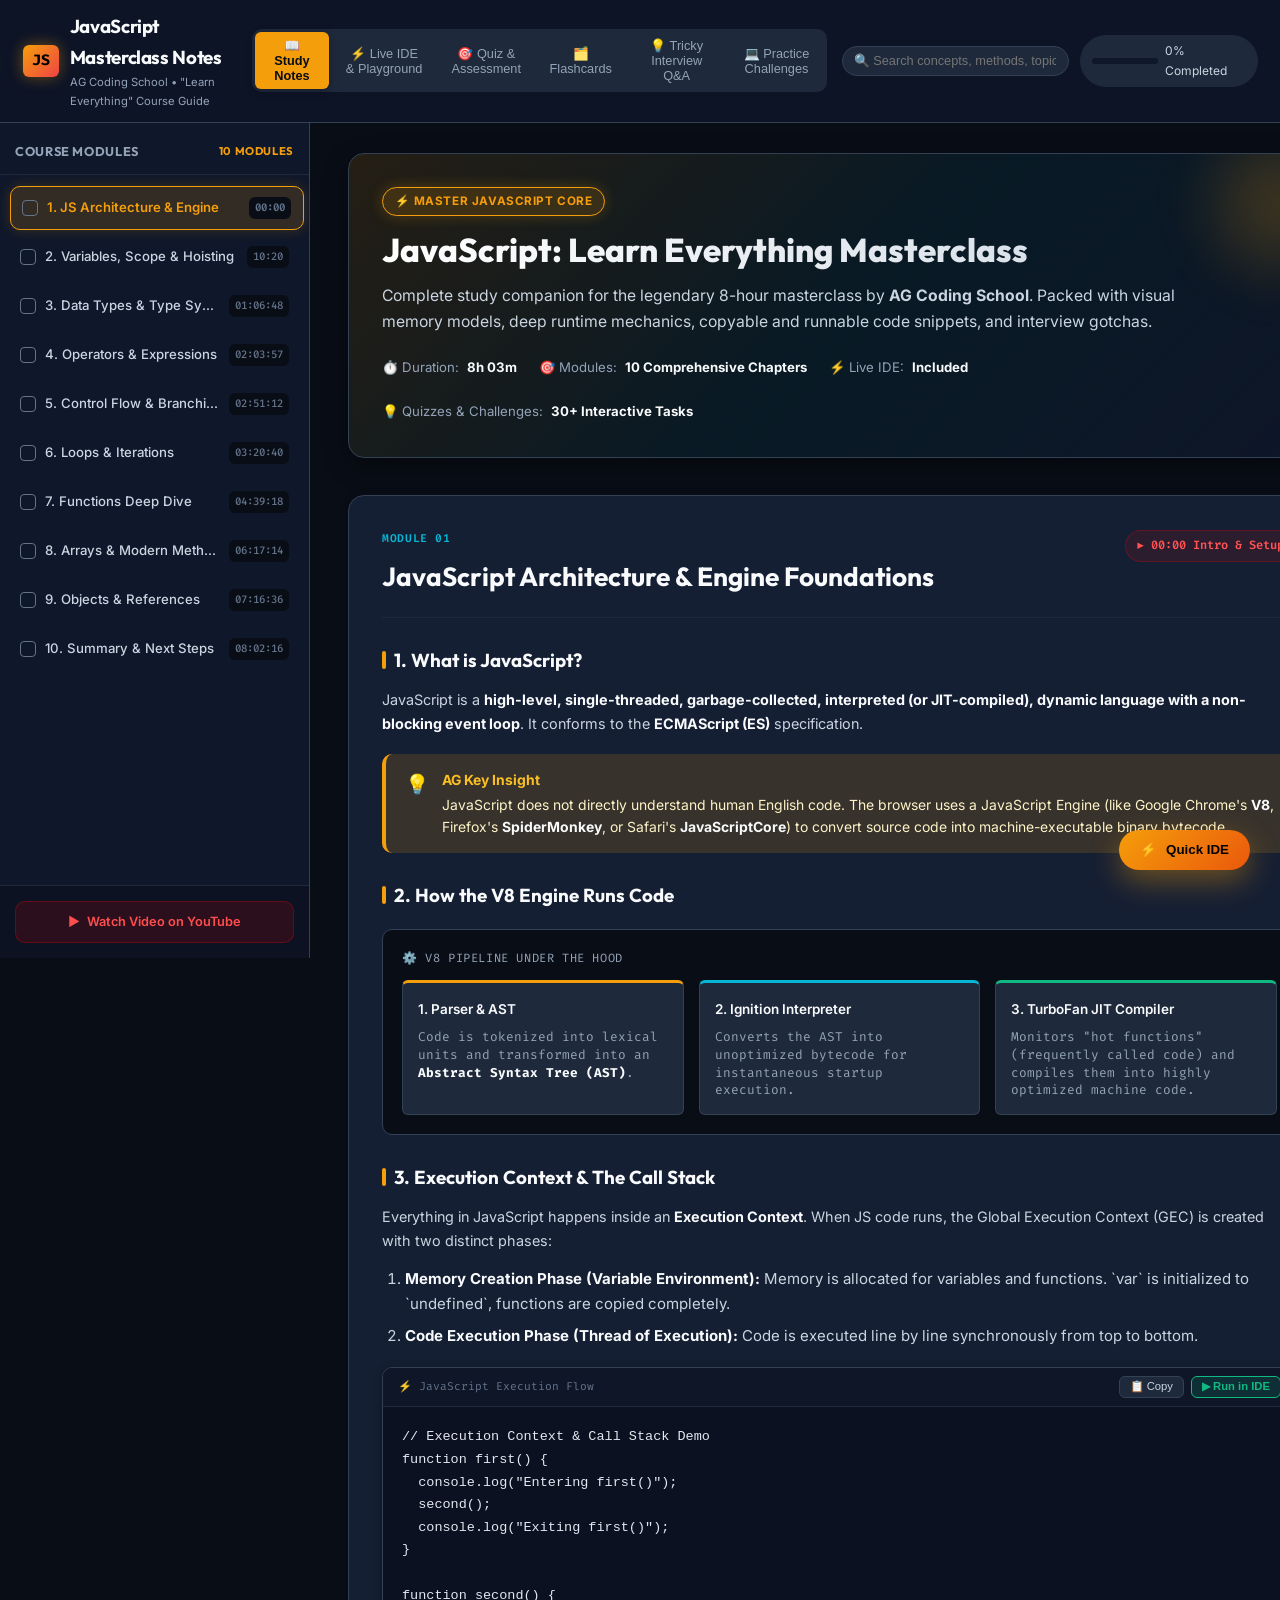
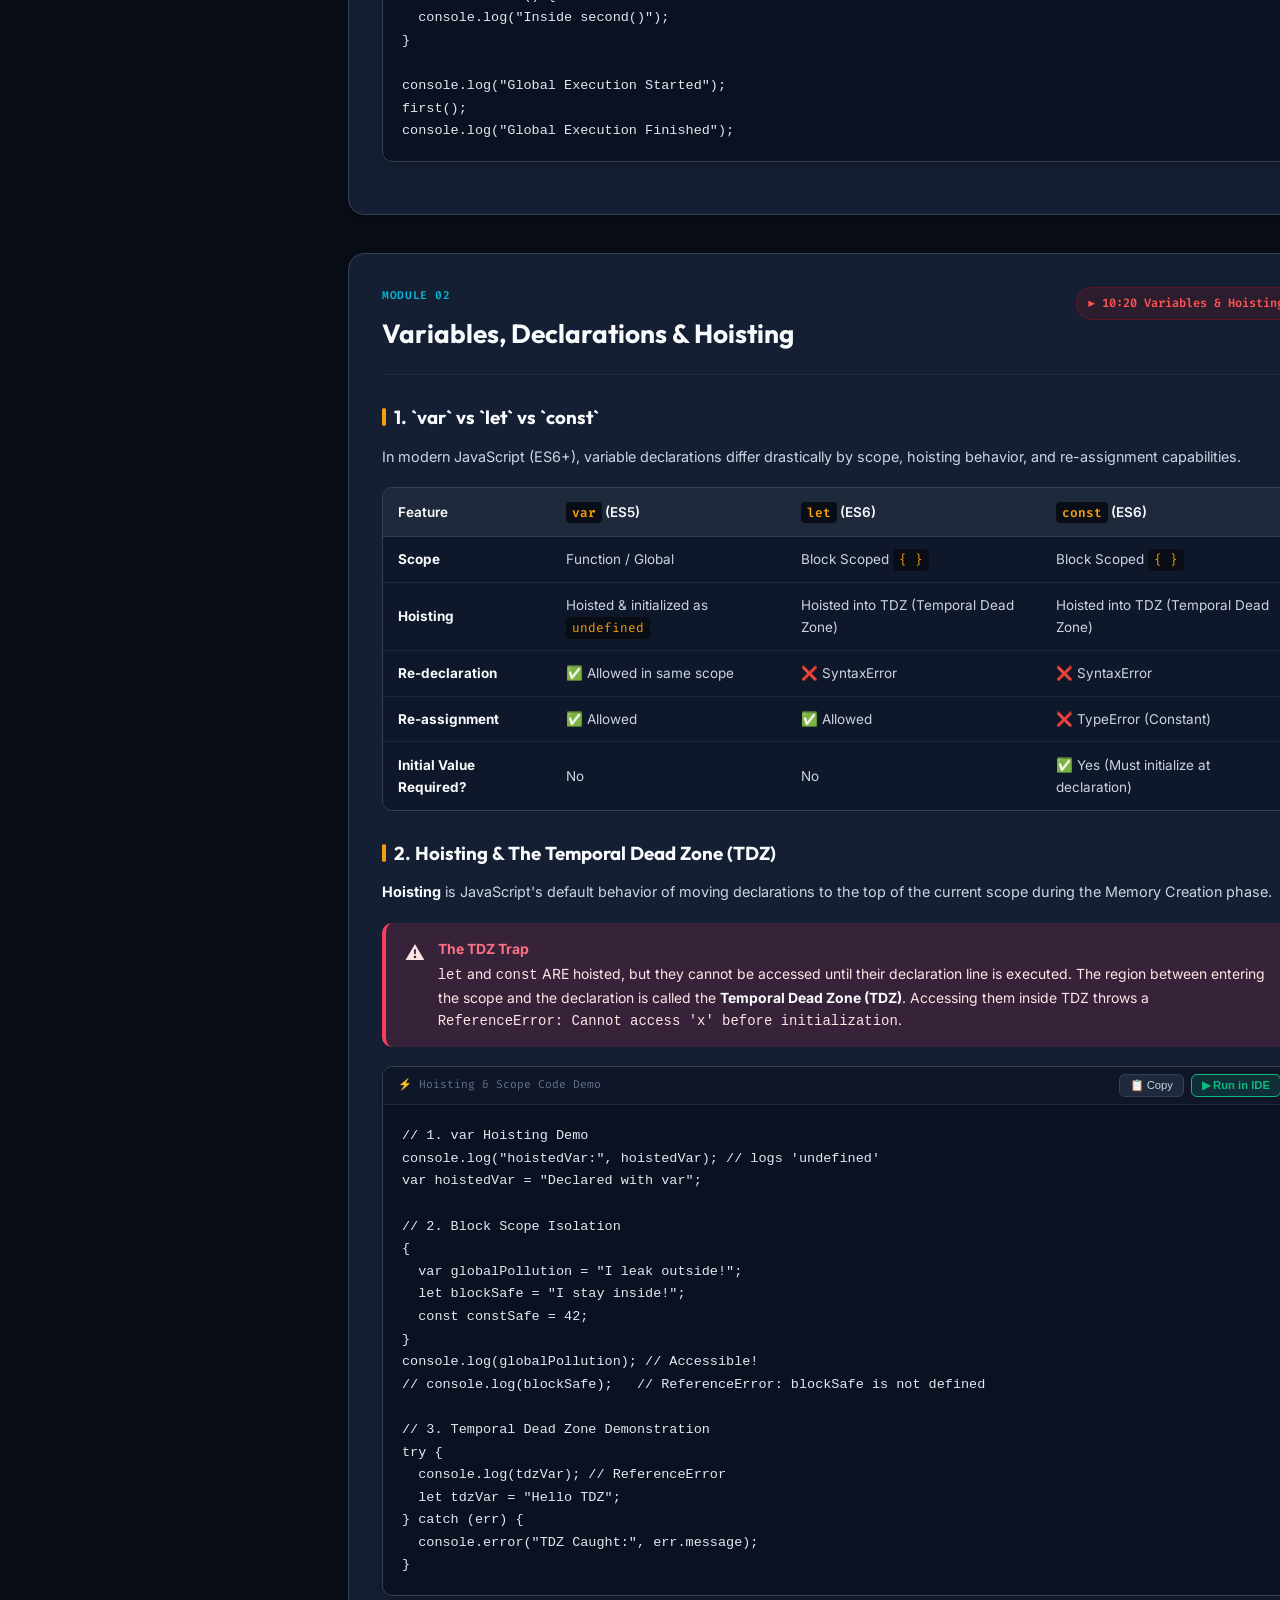
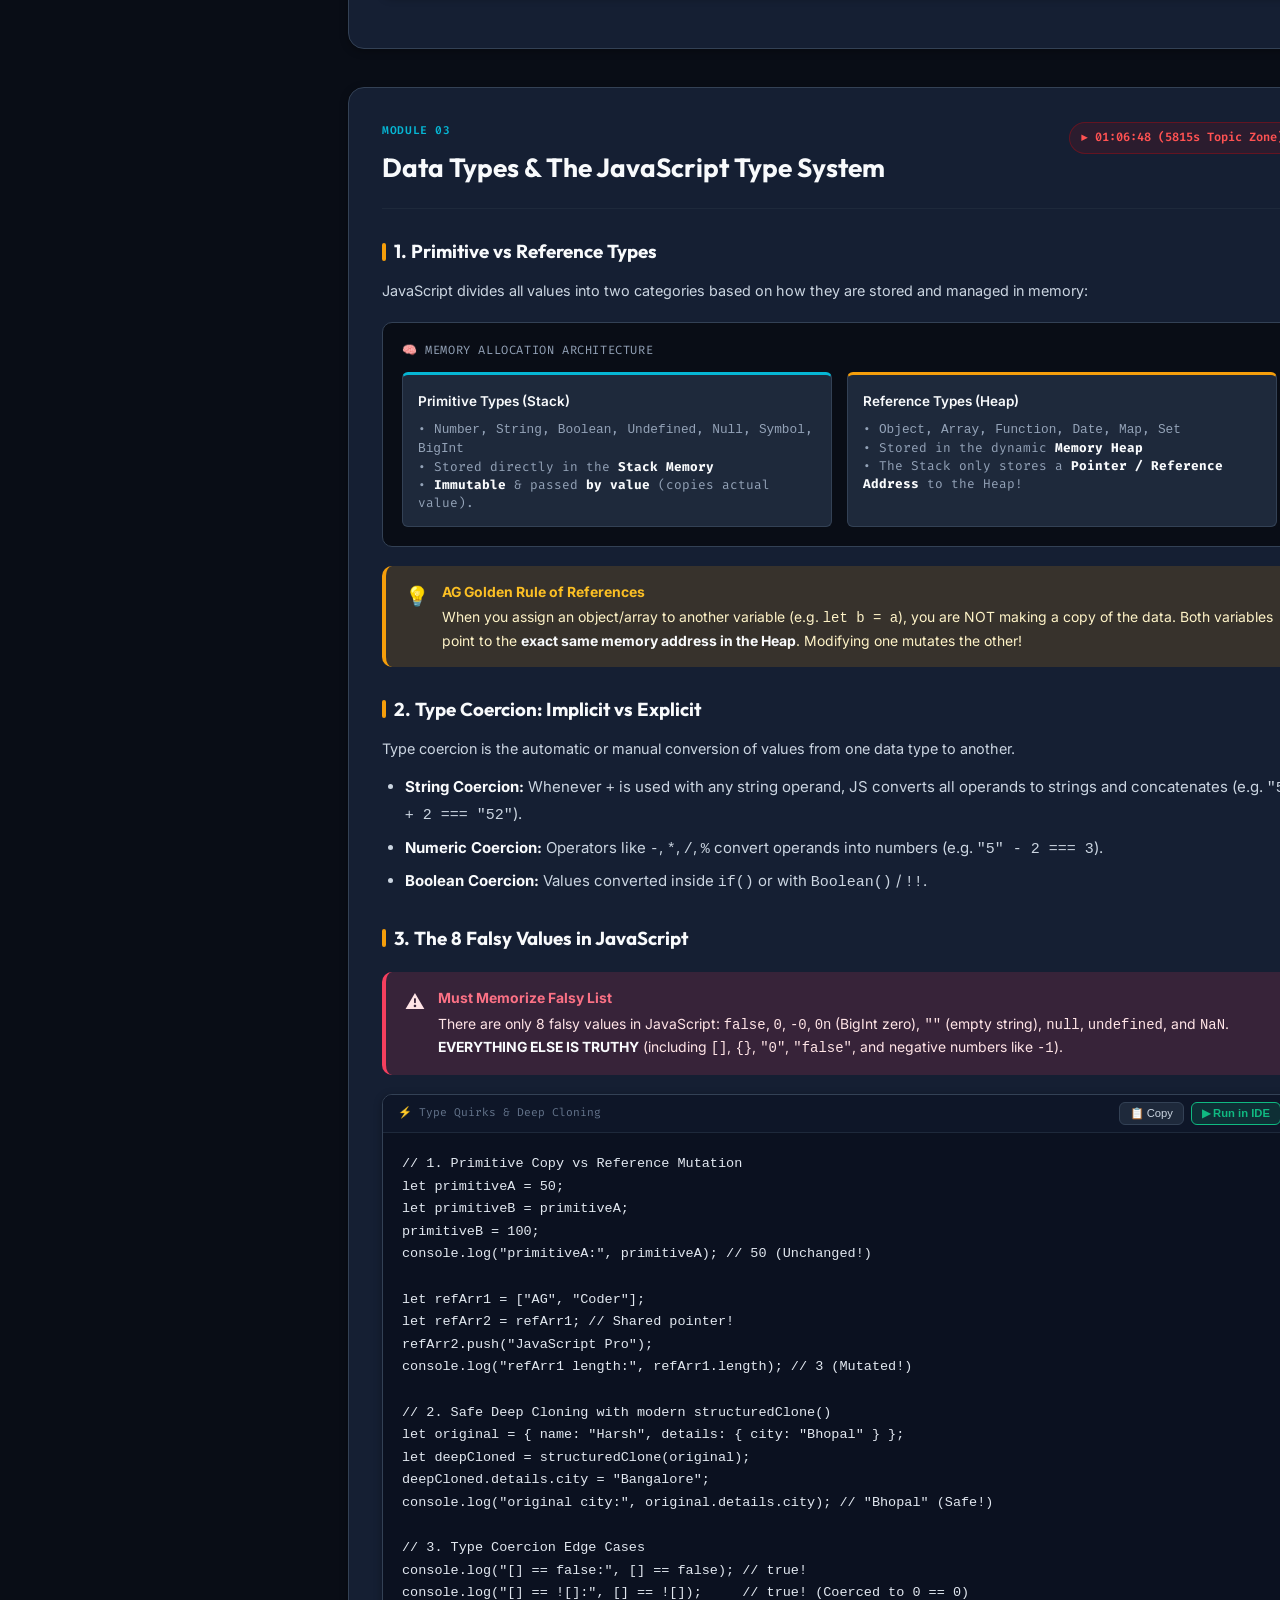
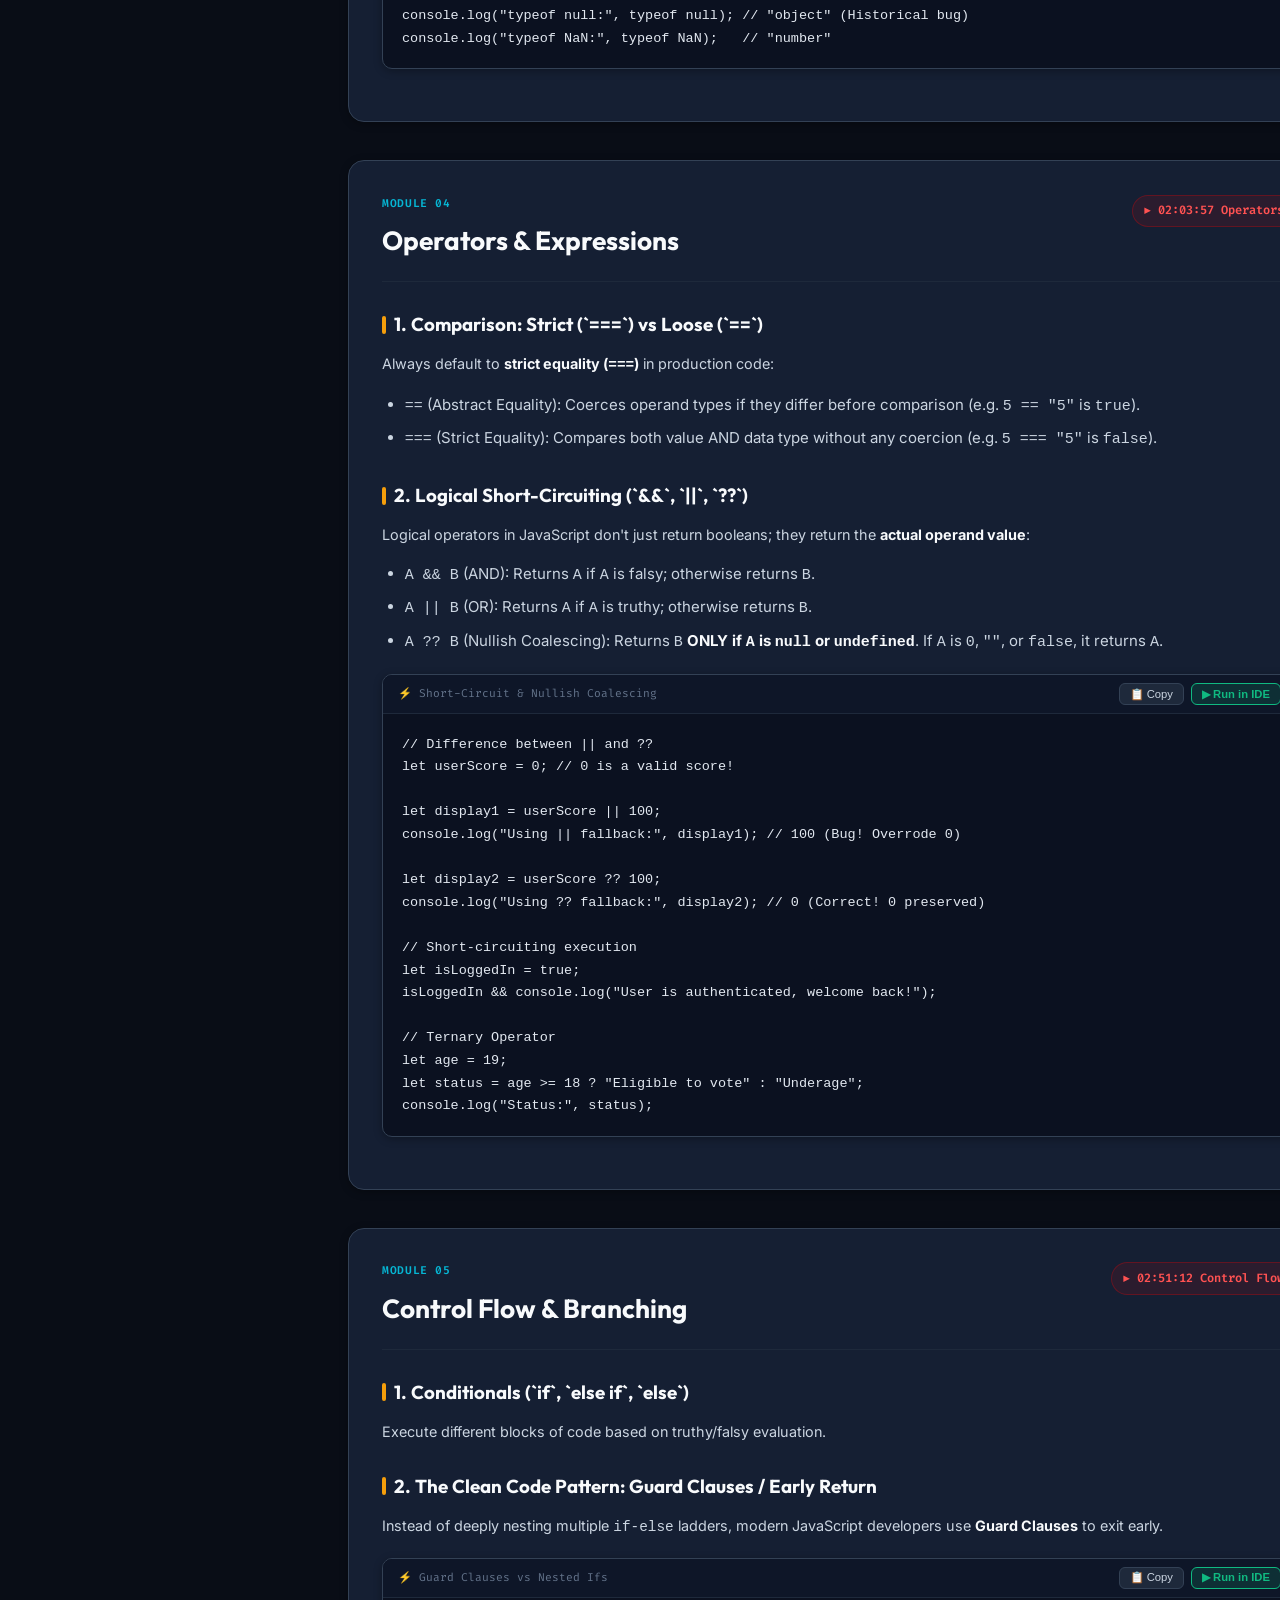
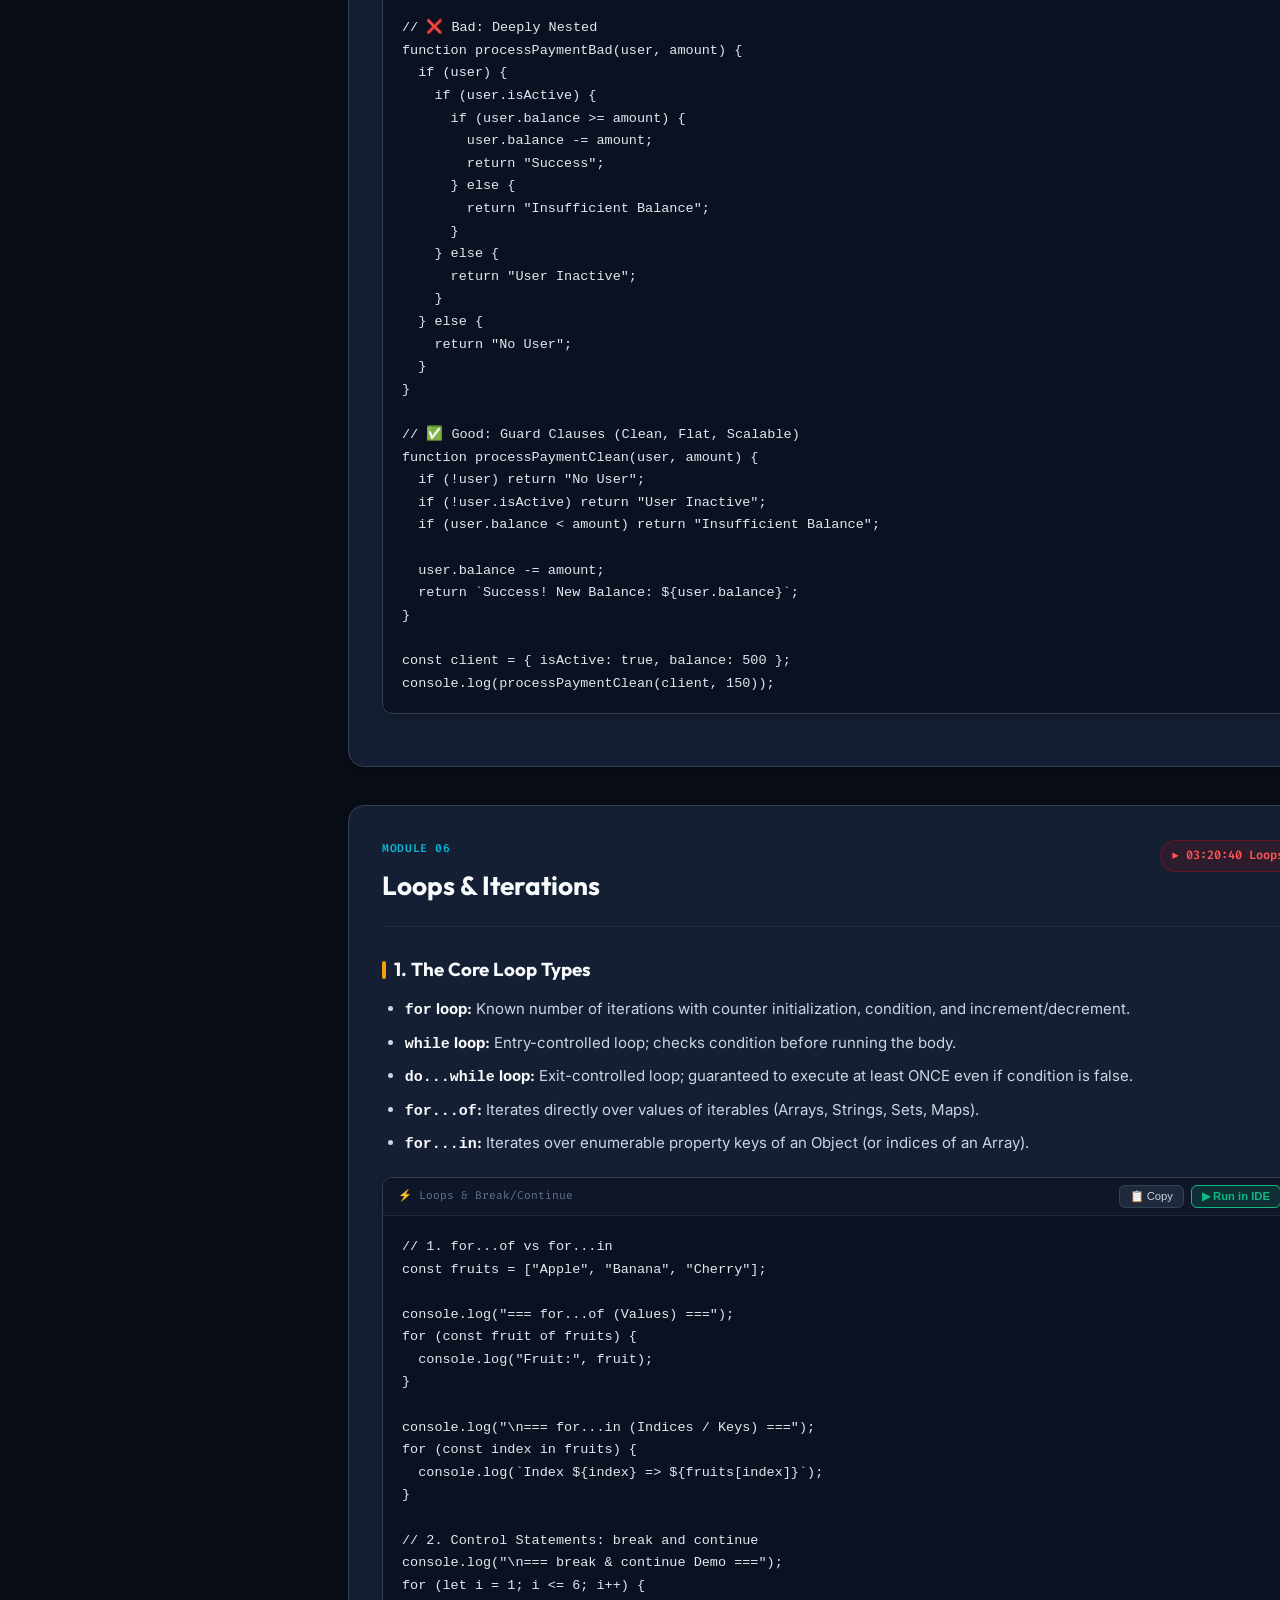
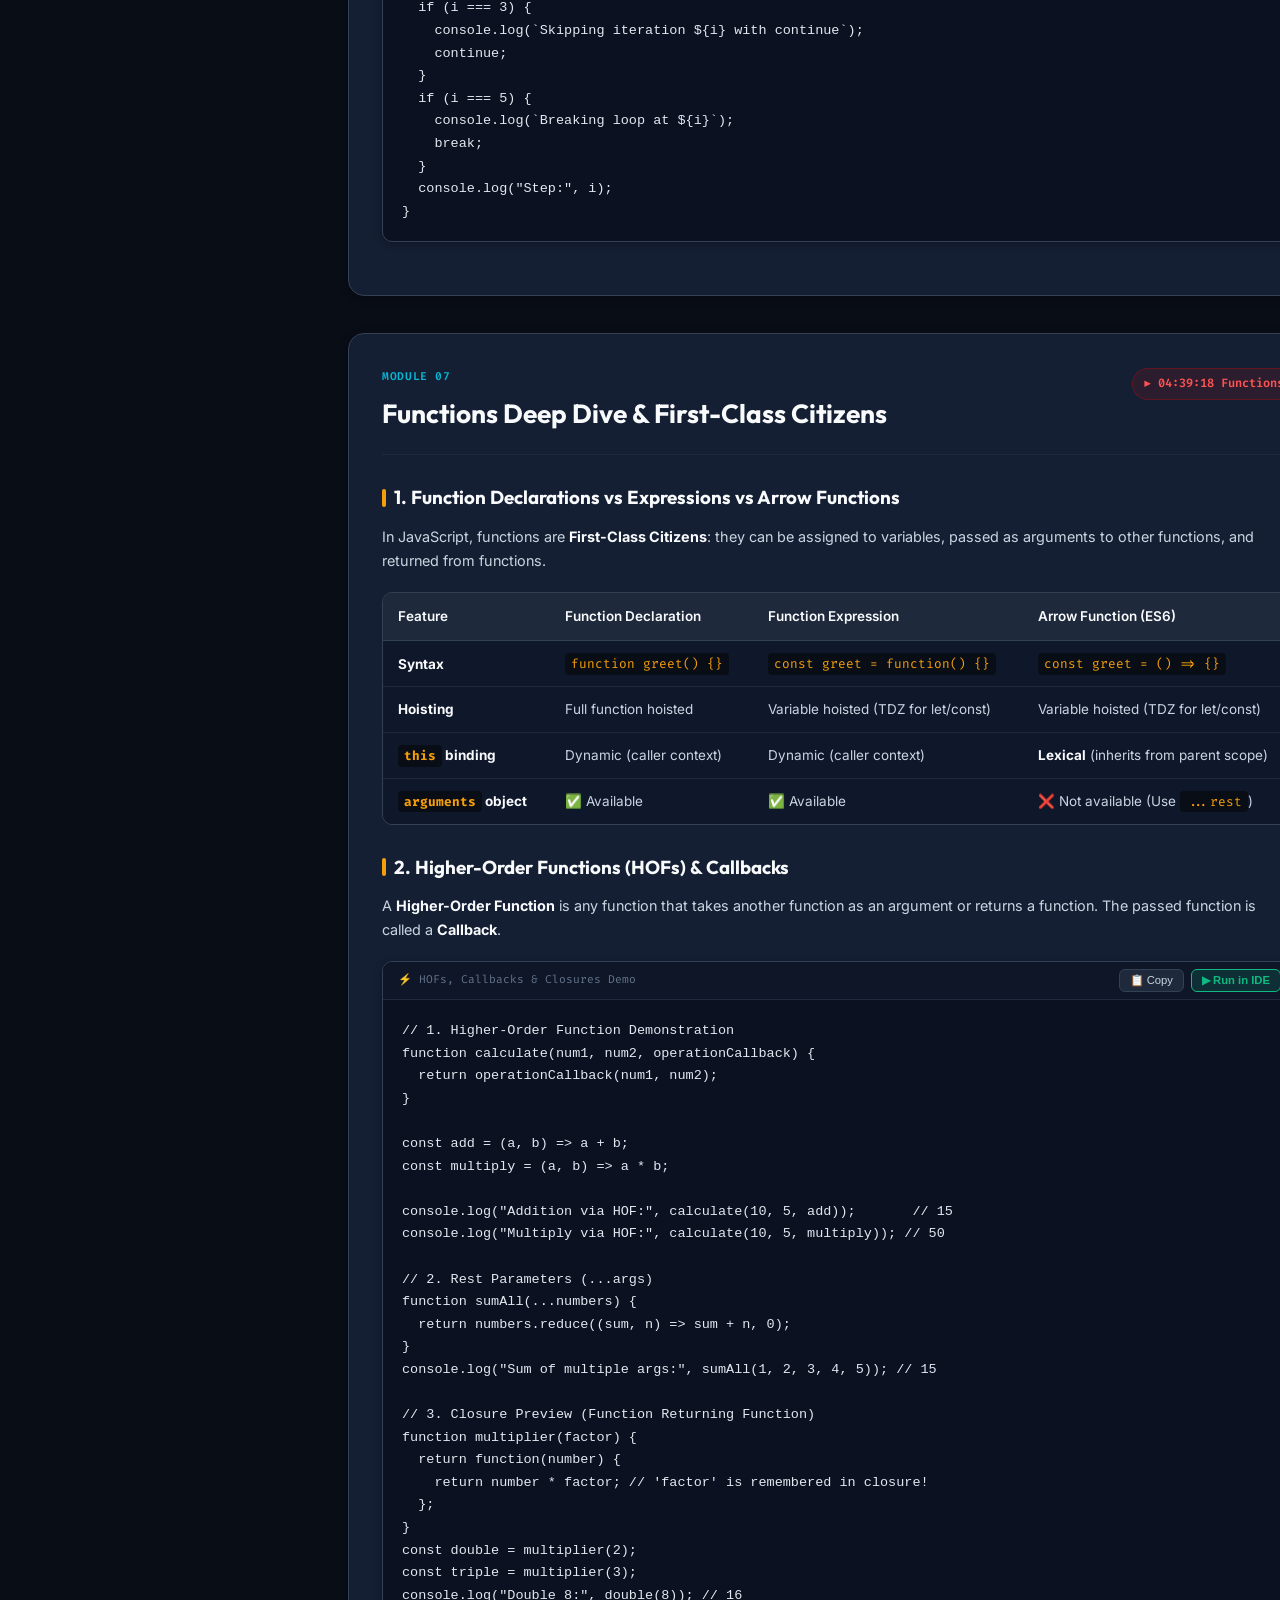
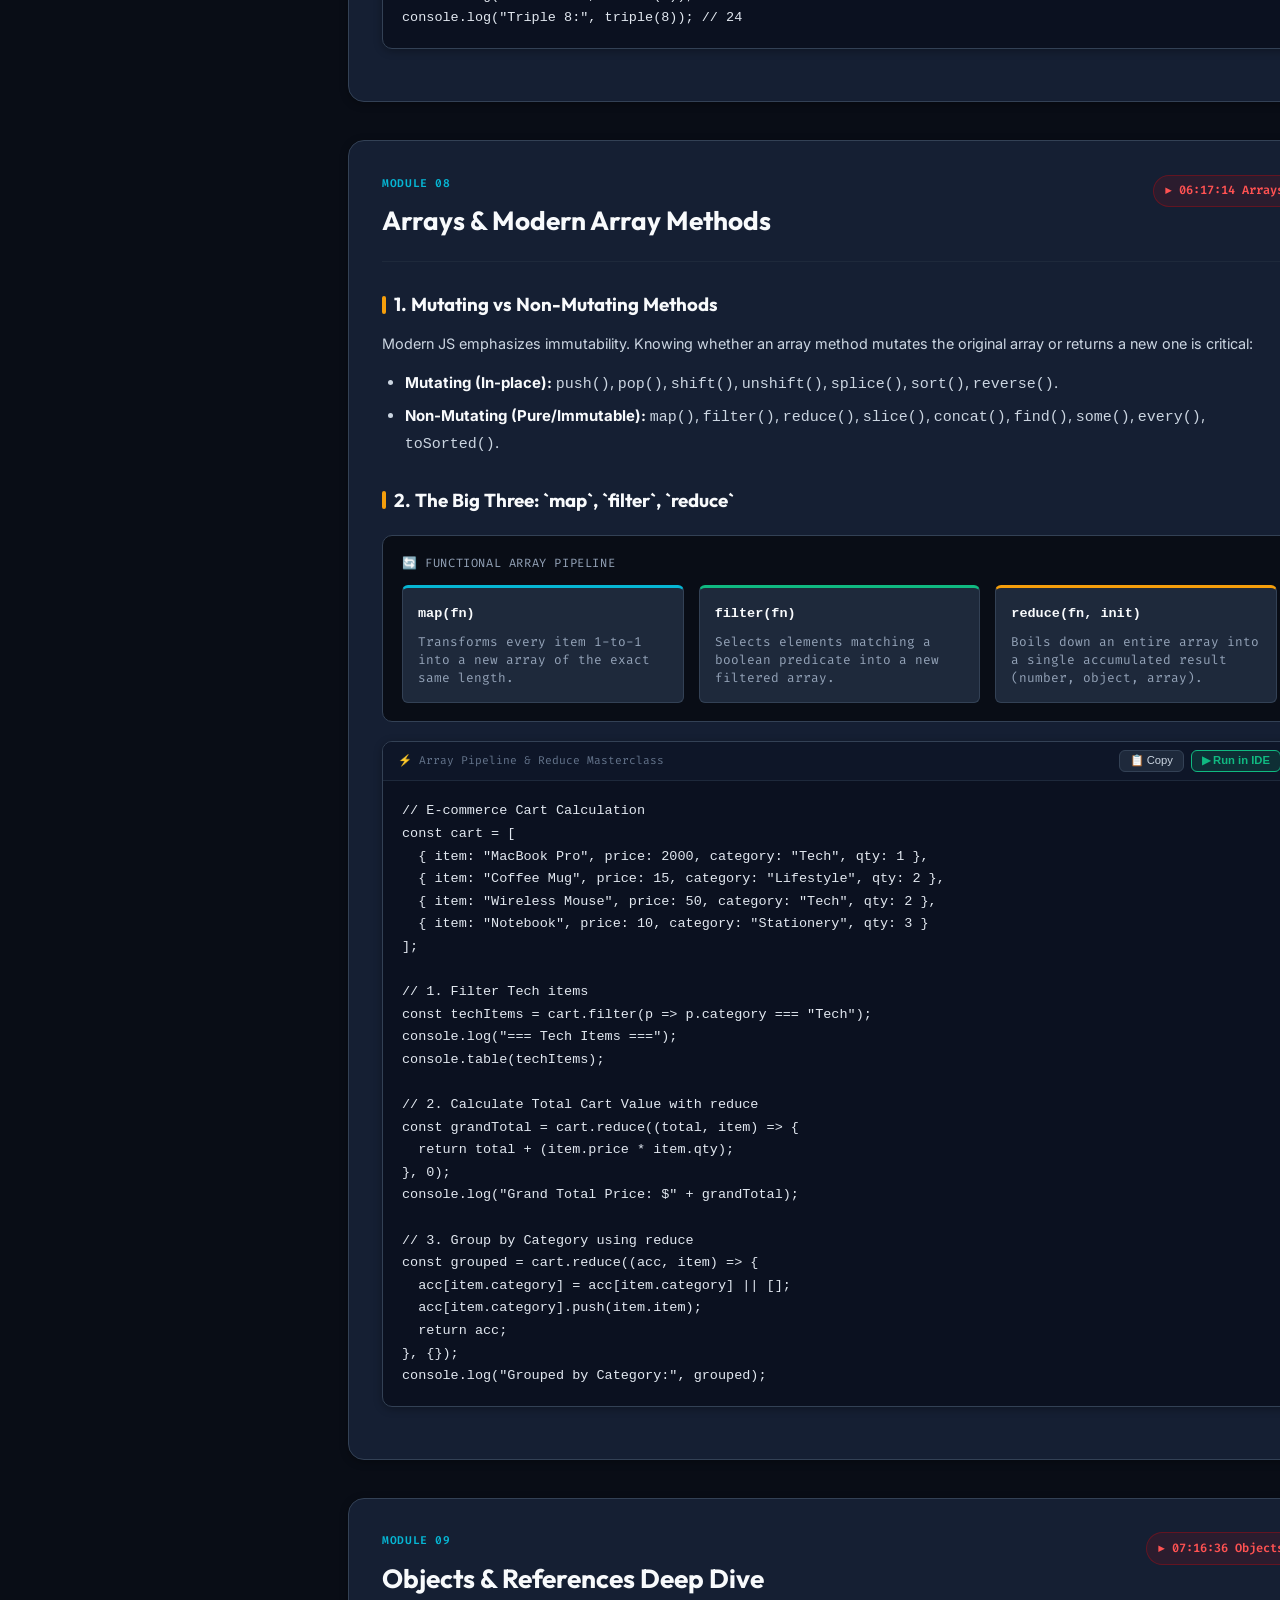
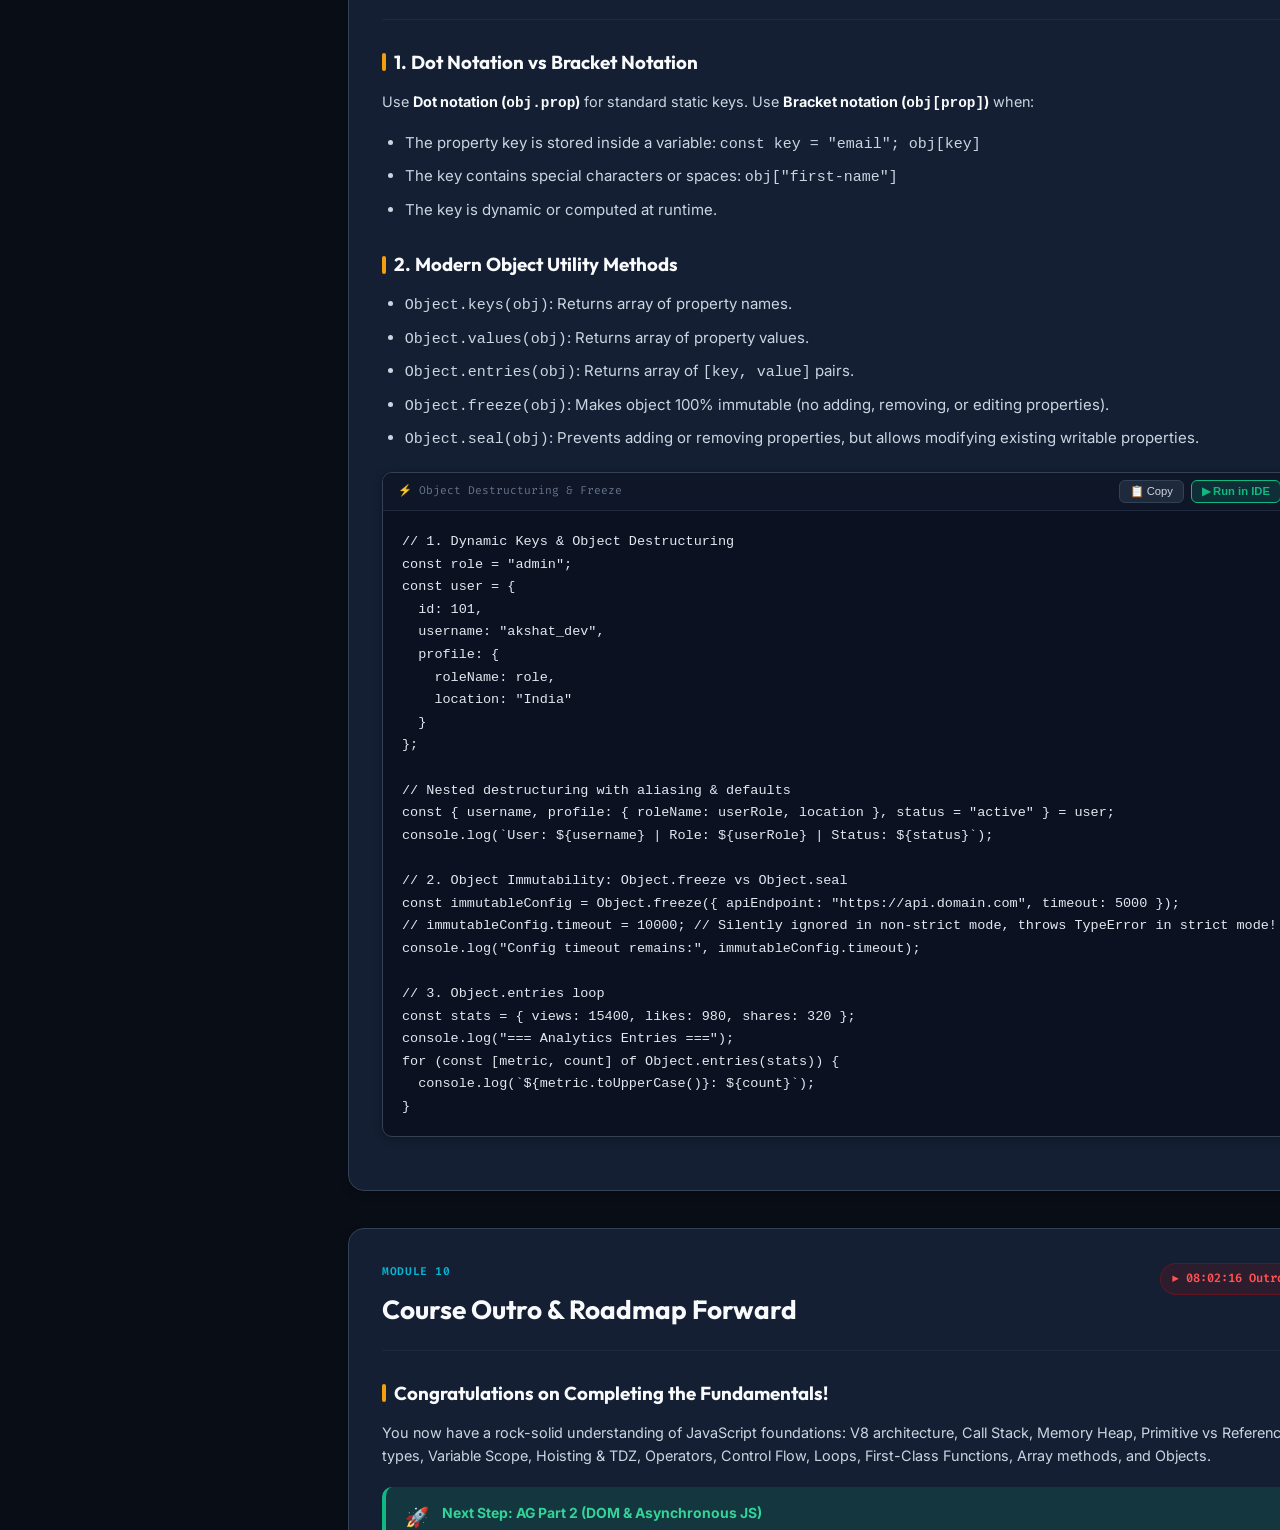
<file: index.html>
<!DOCTYPE html>
<html lang="en">
<head>
  <meta charset="UTF-8">
  <meta http-equiv="refresh" content="0; url=javascript-masterclass-portal.html">
  <title>JavaScript Masterclass - Complete Interactive Study Guide | AG Coding School</title>
  <script>
    window.location.href = "javascript-masterclass-portal.html" + window.location.search + window.location.hash;
  </script>
</head>
<body style="background:#090d16; color:#f8fafc; font-family:system-ui, -apple-system, sans-serif; display:flex; align-items:center; justify-content:center; height:100vh; margin:0;">
  <p>Redirecting to <a href="javascript-masterclass-portal.html" style="color:#f59e0b; font-weight:600;">JavaScript Masterclass Study Portal</a>...</p>
</body>
</html>
</file>
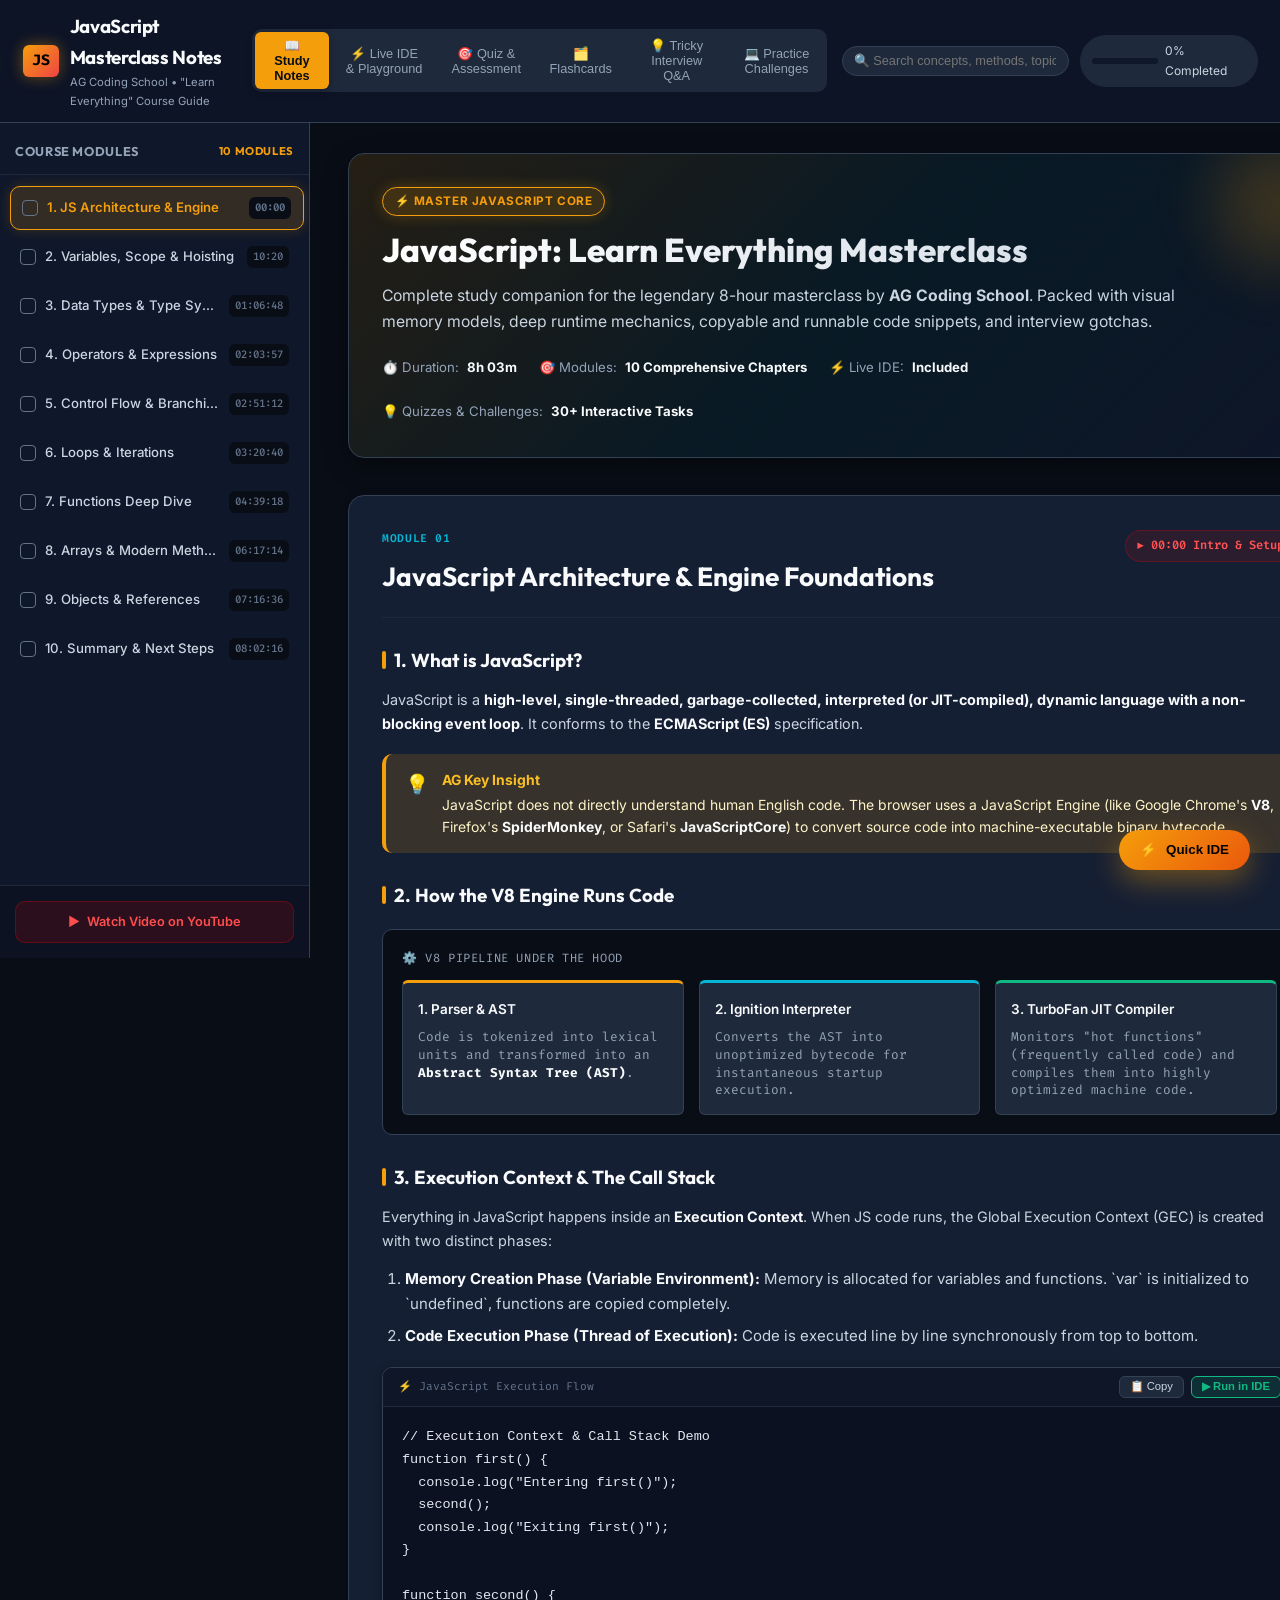
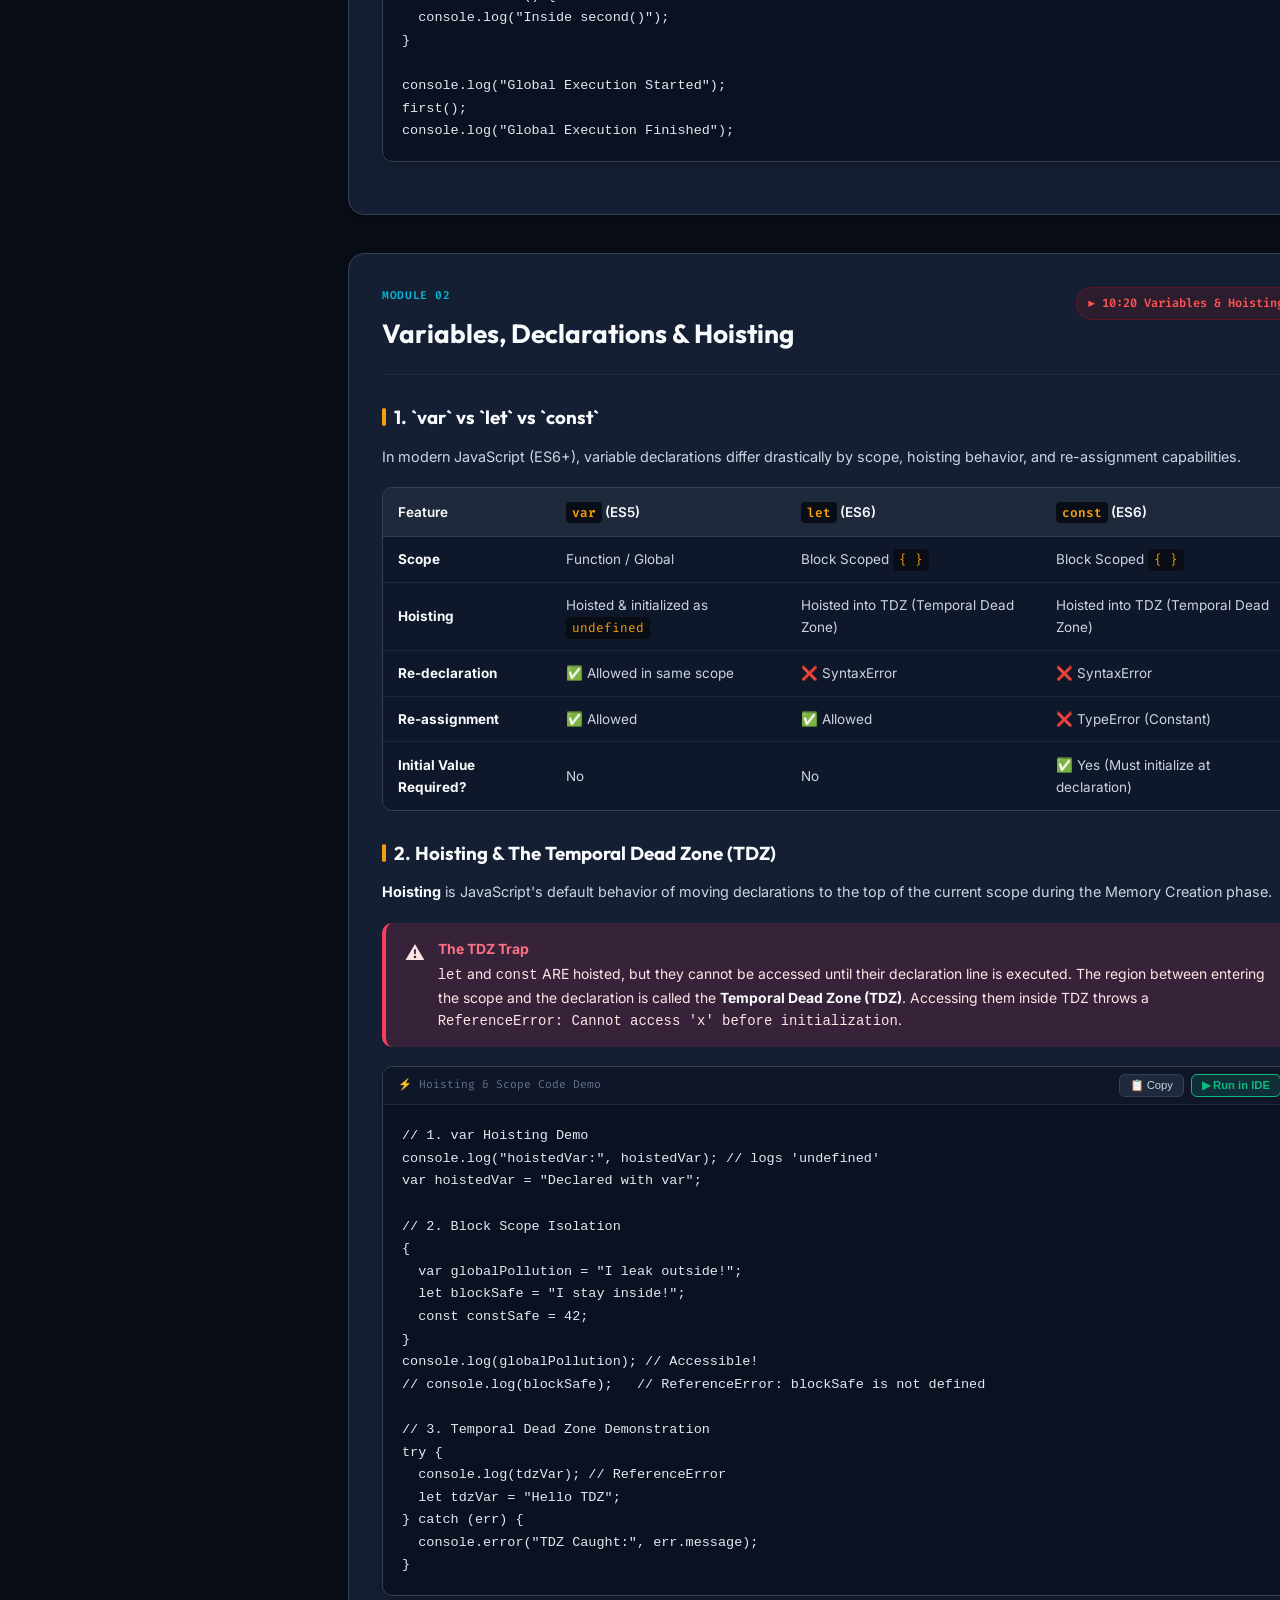
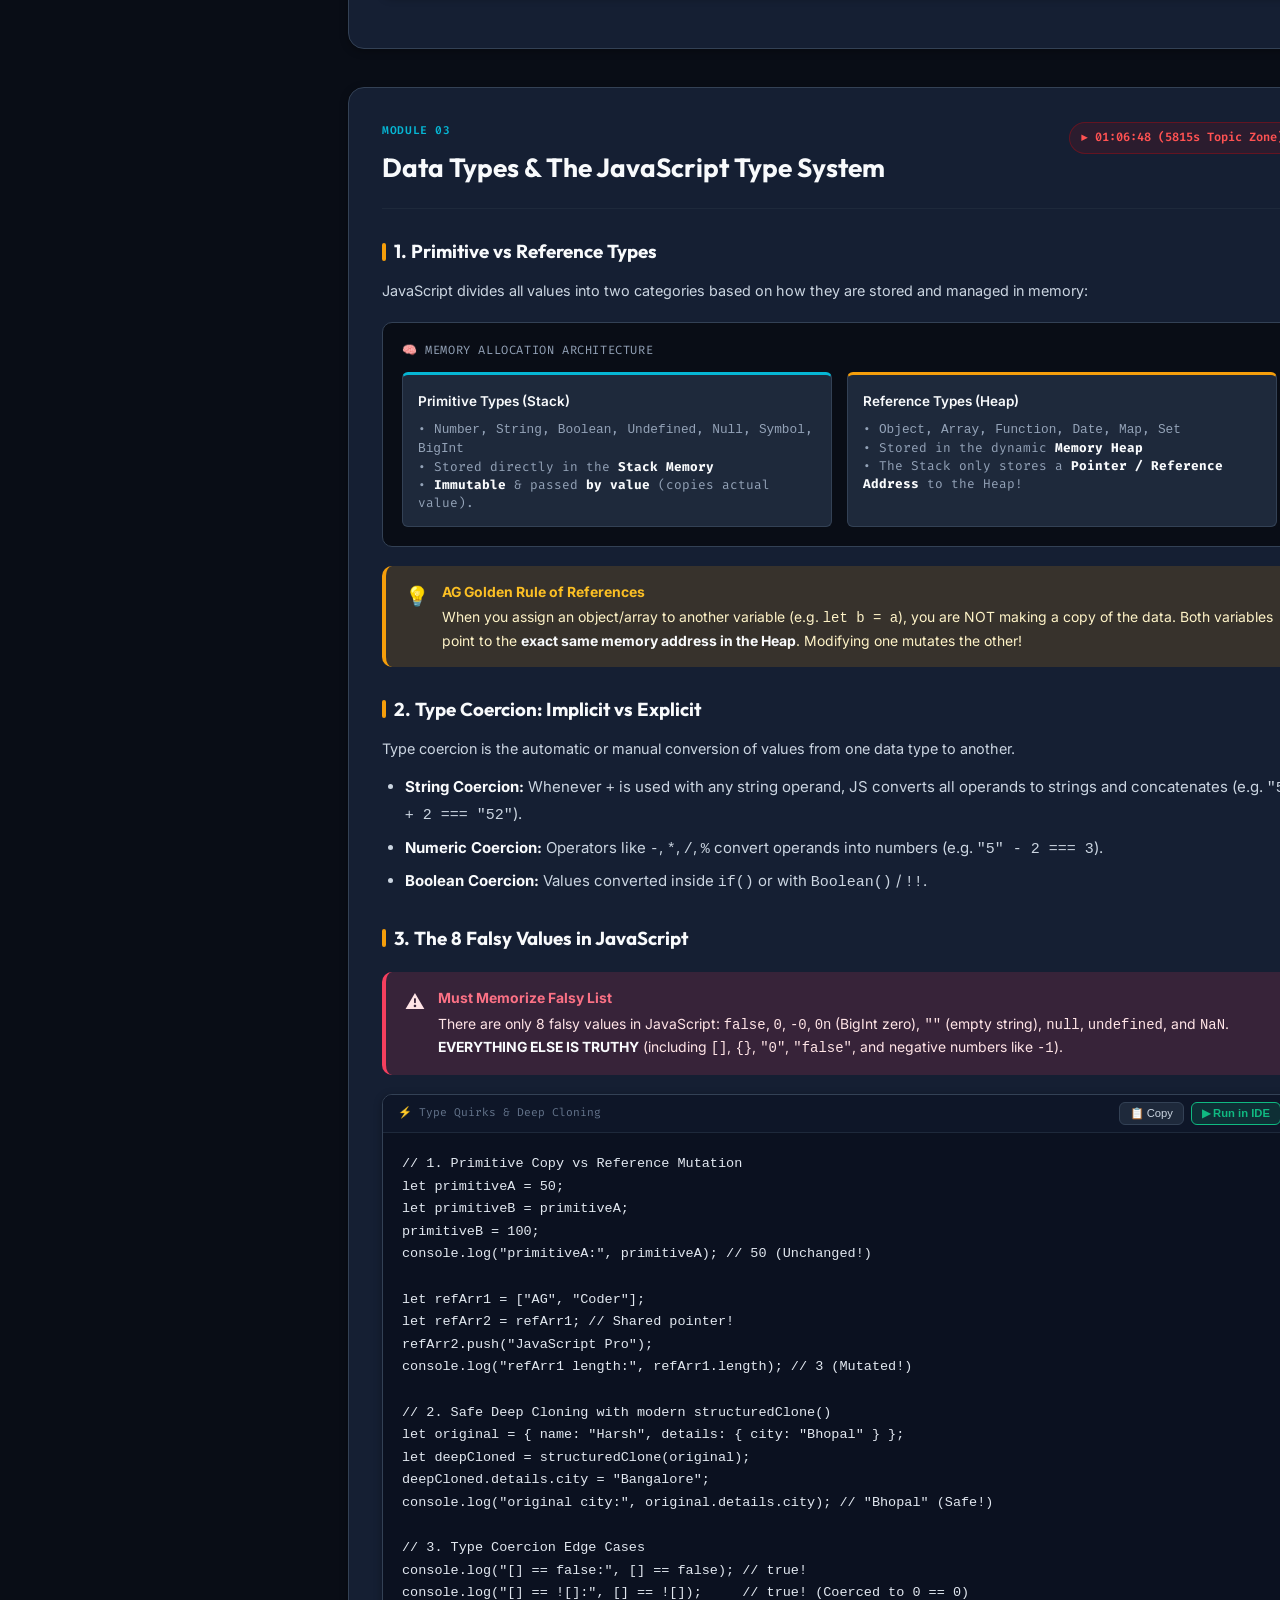
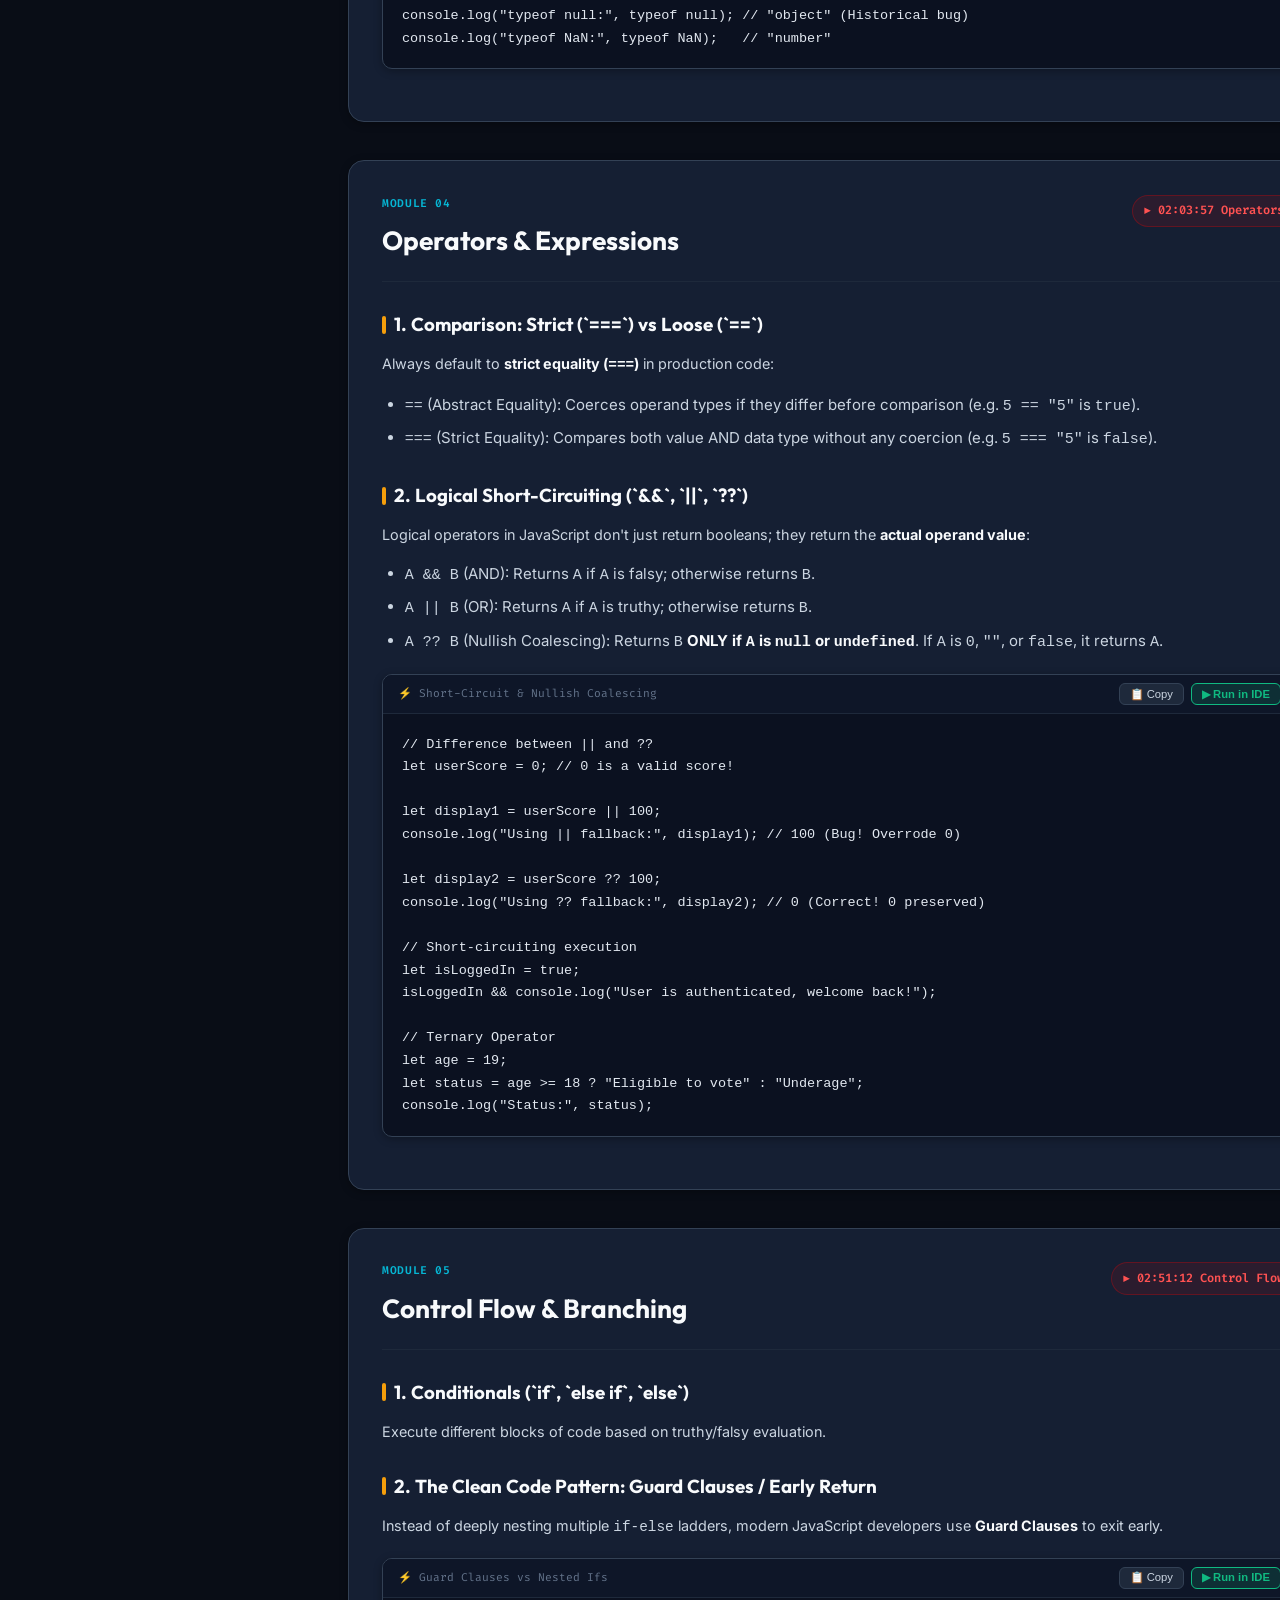
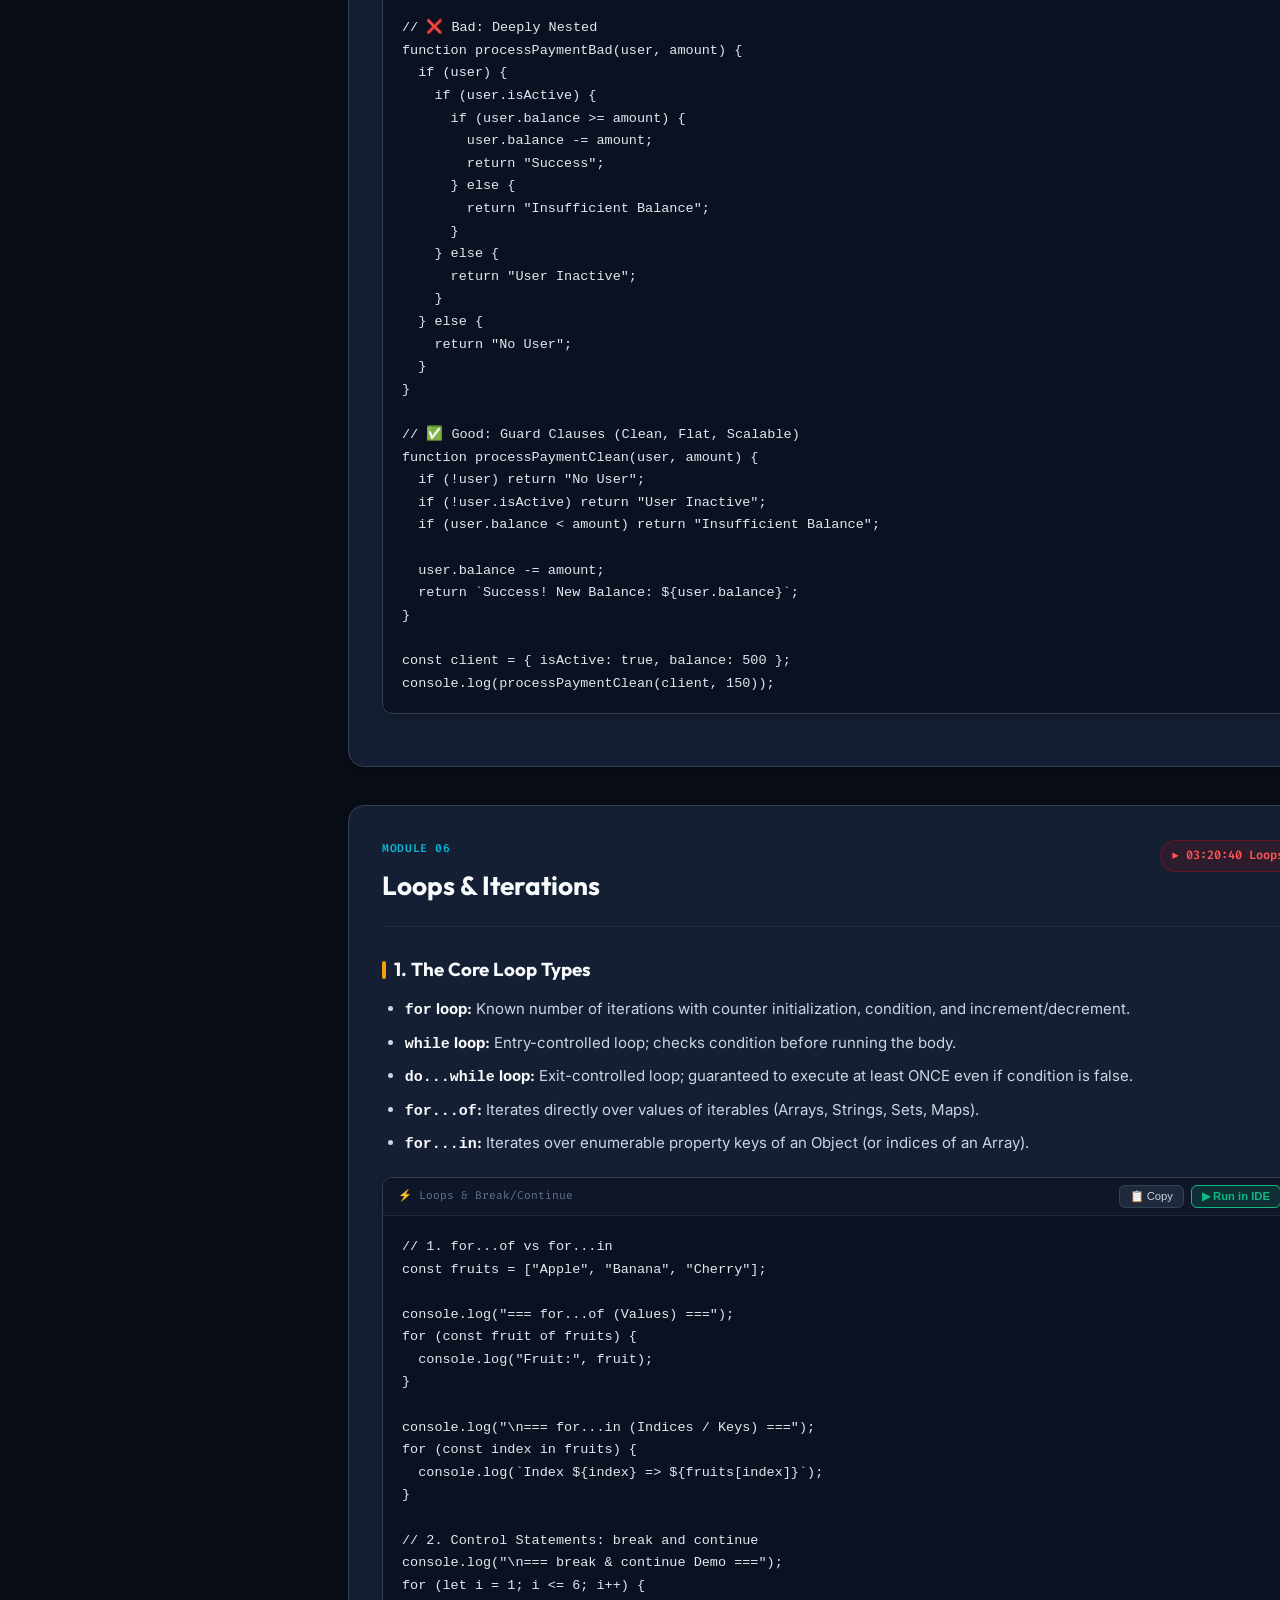
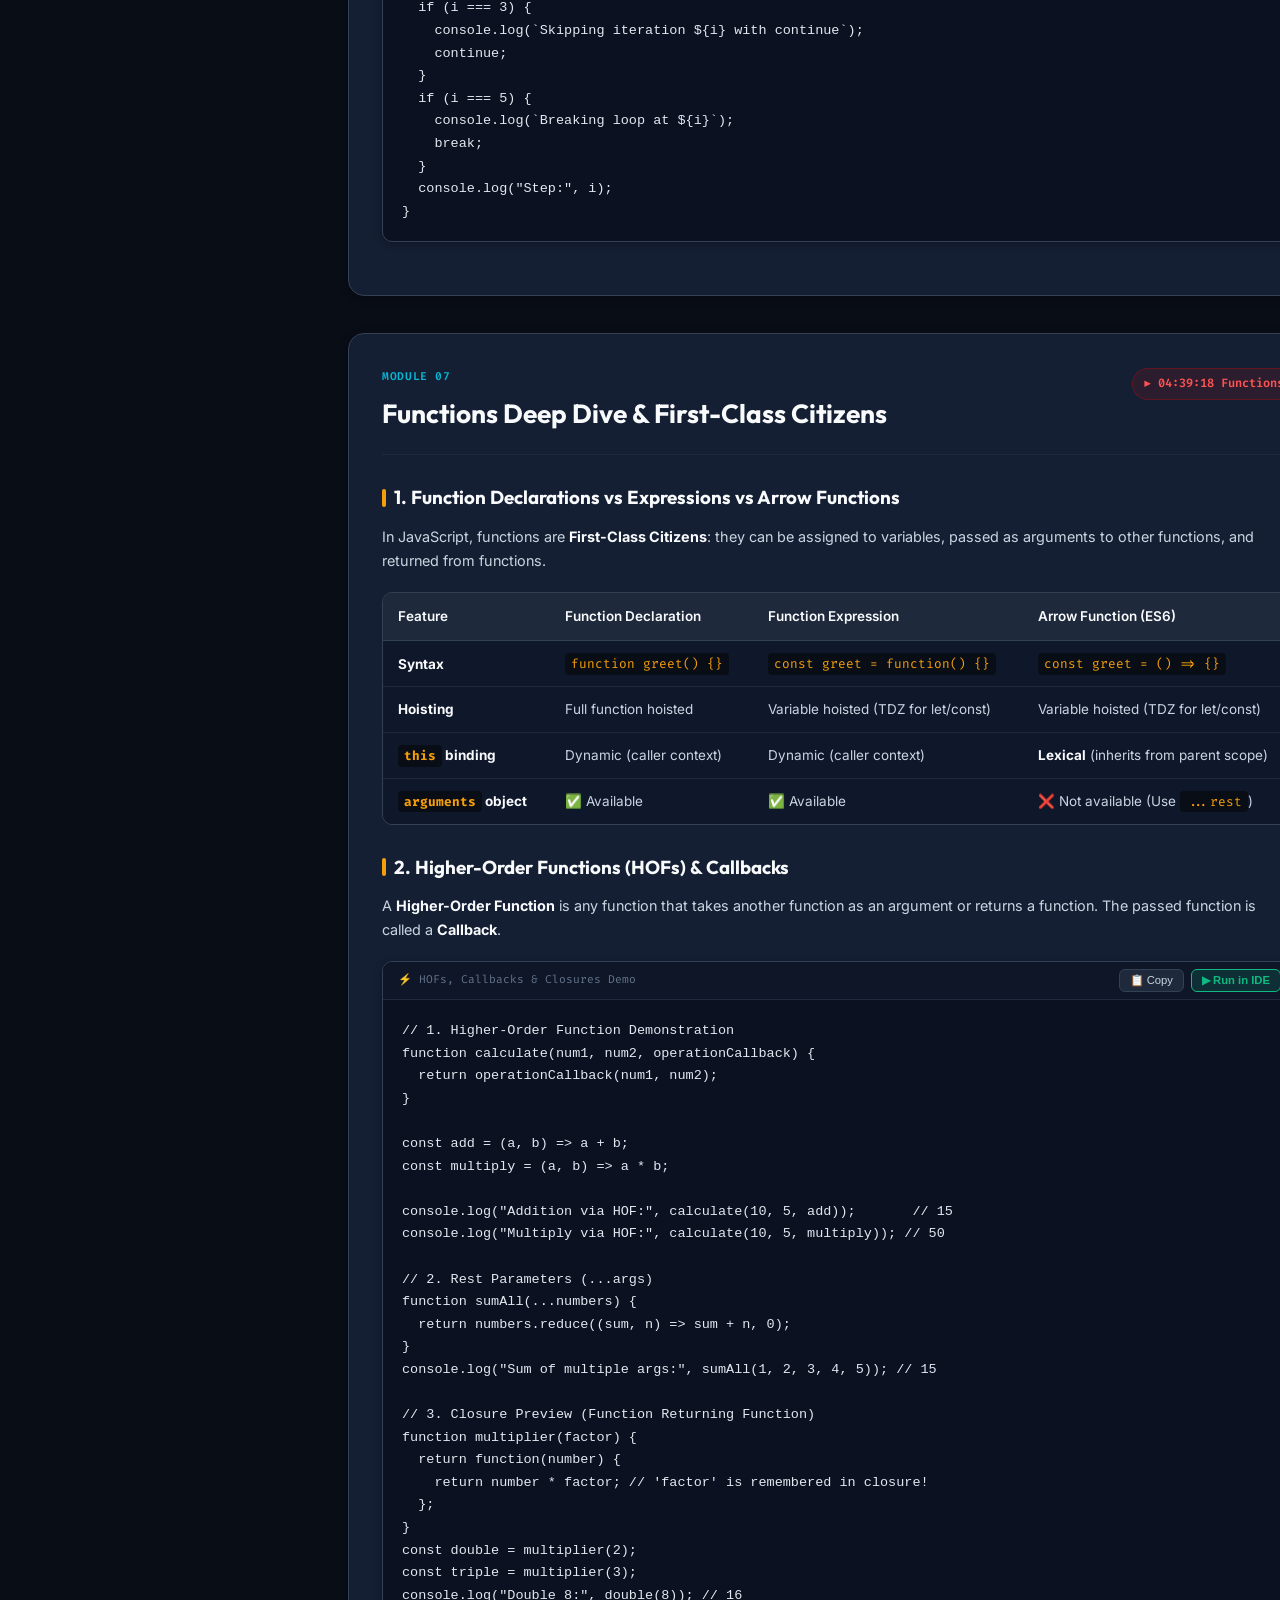
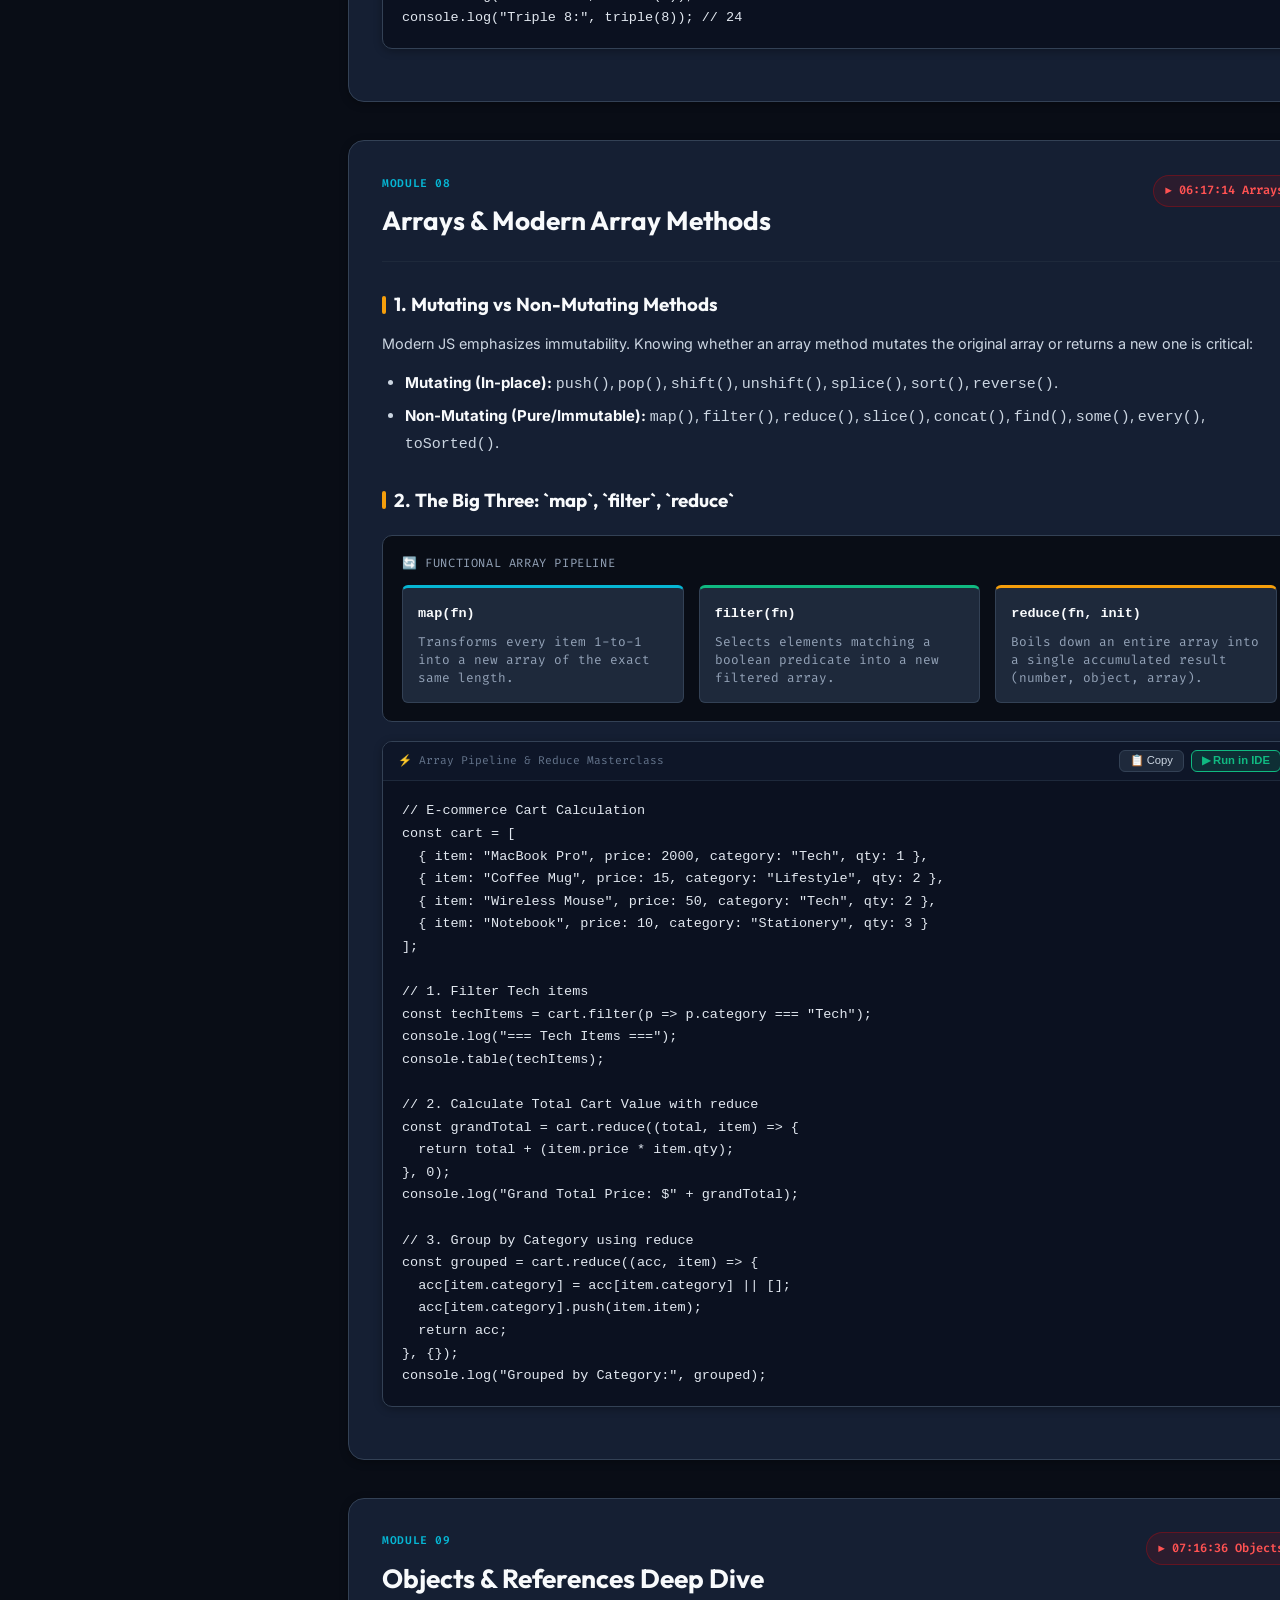
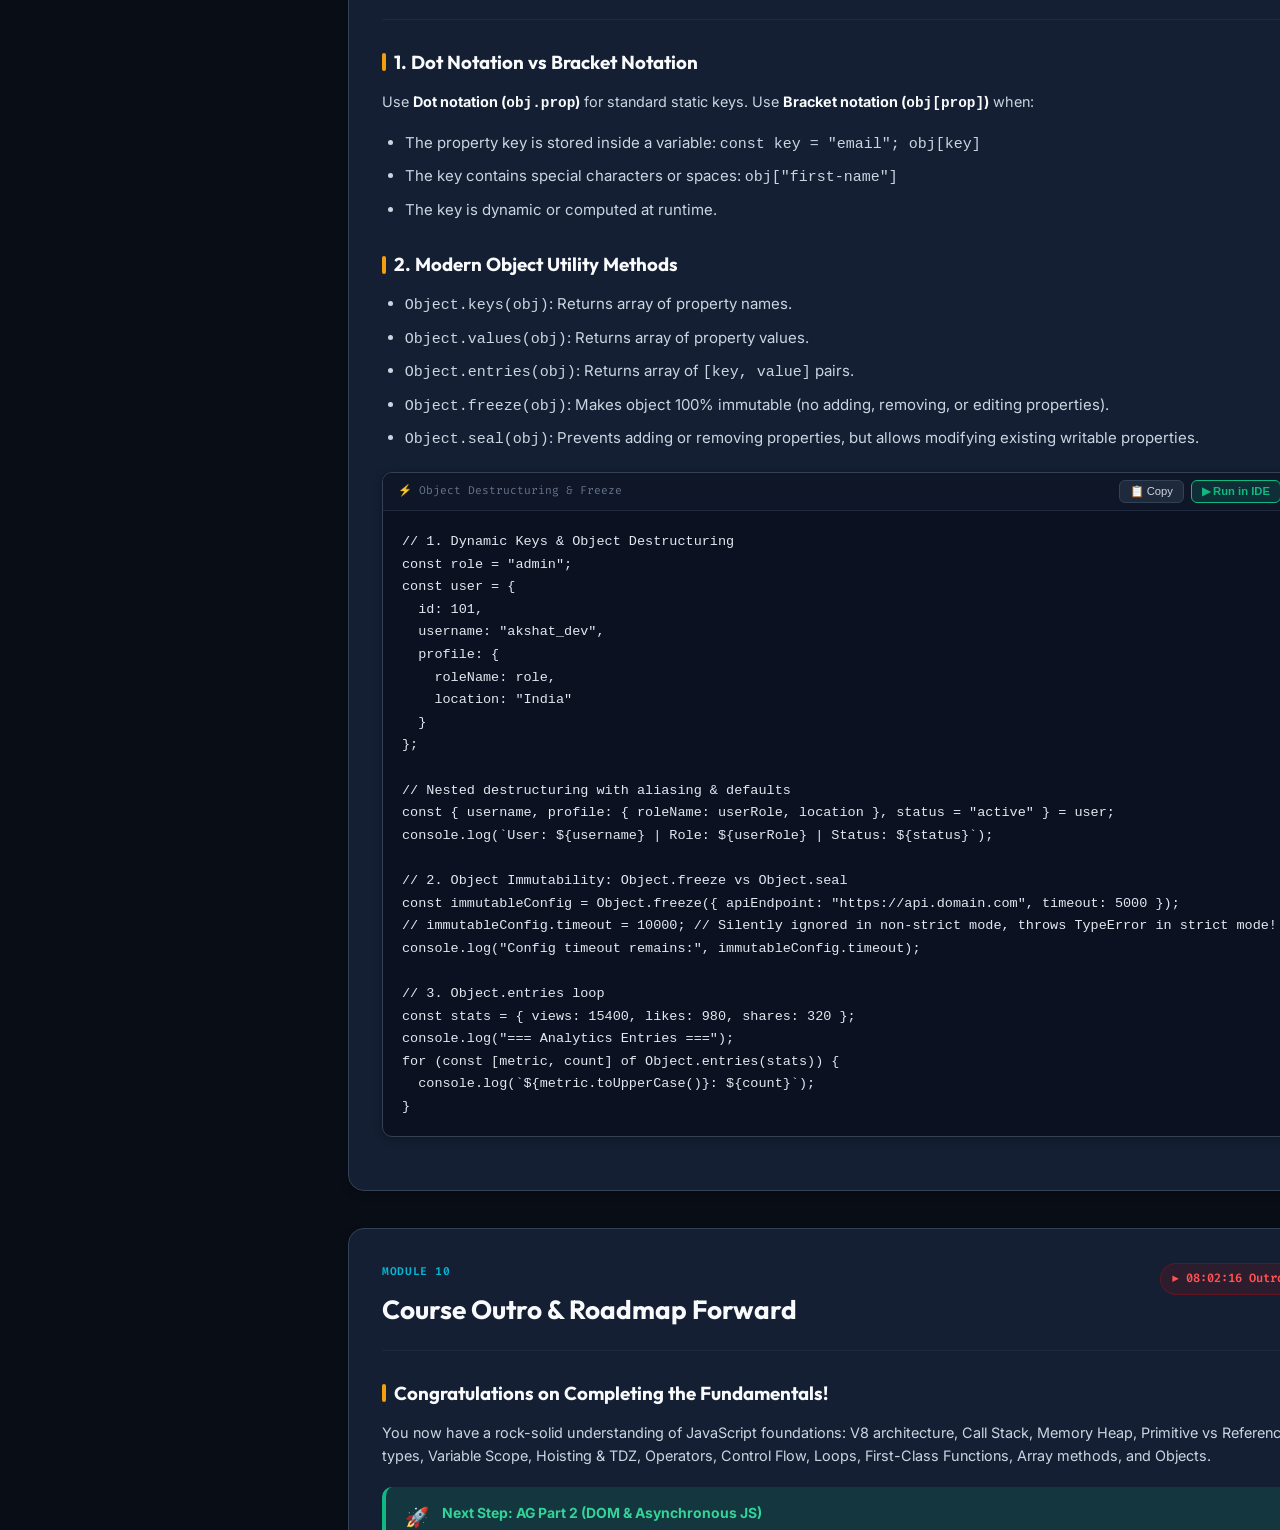
<file: javascript-masterclass-portal.html>
<!DOCTYPE html>
<html lang="en" data-theme="dark">

<head>
  <meta charset="UTF-8" />
  <meta name="viewport" content="width=device-width, initial-scale=1.0" />
  <title>JavaScript Masterclass - Complete Interactive Study Guide | AG Coding School</title>
  <meta name="description"
    content="Interactive study guide, live code runner, and comprehensive notes for JavaScript Full Course (AG Coding School)." />
  <link rel="stylesheet" href="styles.css" />
  <style>
    /* ==========================================================================
   JavaScript Masterclass Study Portal - Stylesheet
   Based on AG Coding School "JavaScript - Learn Everything"
   ========================================================================== */

    @import url('https://fonts.googleapis.com/css2?family=Fira+Code:wght@400;500;600&family=Inter:wght@300;400;500;600;700&family=Outfit:wght@500;600;700;800&display=swap');

    :root {
      --bg-base: #090d16;
      --bg-surface: #0f172a;
      --bg-surface-elevated: #1e293b;
      --bg-surface-glass: rgba(15, 23, 42, 0.85);
      --bg-card: #151f33;
      --bg-card-hover: #1c2a44;
      --bg-code: #0b1120;

      --border-subtle: #1e293b;
      --border-light: #334155;
      --border-focus: #38bdf8;

      --text-primary: #f8fafc;
      --text-secondary: #cbd5e1;
      --text-muted: #94a3b8;
      --text-dim: #64748b;

      --accent-primary: #f59e0b;
      /* AG Gold */
      --accent-primary-hover: #fbbf24;
      --accent-primary-dim: rgba(245, 158, 11, 0.15);
      --accent-cyan: #06b6d4;
      --accent-cyan-dim: rgba(6, 182, 212, 0.15);
      --accent-emerald: #10b981;
      --accent-emerald-dim: rgba(16, 185, 129, 0.15);
      --accent-rose: #f43f5e;
      --accent-rose-dim: rgba(244, 63, 94, 0.15);
      --accent-violet: #8b5cf6;
      --accent-violet-dim: rgba(139, 92, 246, 0.15);

      --font-heading: 'Outfit', -apple-system, sans-serif;
      --font-body: 'Inter', -apple-system, sans-serif;
      --font-mono: 'Fira Code', 'Courier New', monospace;

      --radius-sm: 6px;
      --radius-md: 10px;
      --radius-lg: 16px;
      --radius-full: 9999px;

      --shadow-sm: 0 2px 8px rgba(0, 0, 0, 0.3);
      --shadow-md: 0 8px 24px rgba(0, 0, 0, 0.4);
      --shadow-lg: 0 16px 40px rgba(0, 0, 0, 0.6);
      --shadow-glow: 0 0 25px rgba(245, 158, 11, 0.25);

      --transition-fast: 0.15s ease;
      --transition-normal: 0.25s ease;
    }

    /* Light Theme Variables */
    [data-theme="light"] {
      --bg-base: #f8fafc;
      --bg-surface: #ffffff;
      --bg-surface-elevated: #f1f5f9;
      --bg-surface-glass: rgba(255, 255, 255, 0.9);
      --bg-card: #ffffff;
      --bg-card-hover: #f8fafc;
      --bg-code: #1e293b;

      --border-subtle: #e2e8f0;
      --border-light: #cbd5e1;
      --border-focus: #0284c7;

      --text-primary: #0f172a;
      --text-secondary: #334155;
      --text-muted: #64748b;
      --text-dim: #94a3b8;

      --accent-primary: #d97706;
      --accent-primary-hover: #b45309;
      --accent-primary-dim: rgba(217, 119, 6, 0.12);
      --accent-cyan: #0284c7;
      --accent-emerald: #059669;
      --accent-rose: #e11d48;
      --accent-violet: #7c3aed;

      --shadow-sm: 0 2px 8px rgba(0, 0, 0, 0.05);
      --shadow-md: 0 8px 24px rgba(0, 0, 0, 0.08);
      --shadow-lg: 0 16px 40px rgba(0, 0, 0, 0.12);
      --shadow-glow: 0 0 20px rgba(217, 119, 6, 0.15);
    }

    * {
      box-sizing: border-box;
      margin: 0;
      padding: 0;
    }

    html {
      scroll-behavior: smooth;
      font-size: 15px;
    }

    body {
      font-family: var(--font-body);
      background-color: var(--bg-base);
      color: var(--text-primary);
      line-height: 1.65;
      min-height: 100vh;
      overflow-x: hidden;
    }

    /* ==========================================================================
   Header & Navigation
   ========================================================================== */
    .app-header {
      position: sticky;
      top: 0;
      z-index: 100;
      background-color: var(--bg-surface-glass);
      backdrop-filter: blur(12px);
      border-bottom: 1px solid var(--border-light);
      padding: 0.75rem 1.5rem;
      display: flex;
      align-items: center;
      justify-content: space-between;
      gap: 1rem;
    }

    .brand-section {
      display: flex;
      align-items: center;
      gap: 0.75rem;
    }

    .brand-badge {
      background: linear-gradient(135deg, #f59e0b, #ef4444);
      color: #000;
      font-family: var(--font-mono);
      font-weight: 800;
      font-size: 1rem;
      padding: 0.25rem 0.6rem;
      border-radius: var(--radius-sm);
      display: flex;
      align-items: center;
      justify-content: center;
      box-shadow: 0 0 15px rgba(245, 158, 11, 0.4);
    }

    .brand-title {
      font-family: var(--font-heading);
      font-size: 1.25rem;
      font-weight: 700;
      color: var(--text-primary);
      letter-spacing: -0.02em;
    }

    .brand-subtitle {
      font-size: 0.75rem;
      color: var(--text-muted);
      display: block;
    }

    .header-controls {
      display: flex;
      align-items: center;
      gap: 0.75rem;
    }

    .search-box {
      position: relative;
      width: 240px;
    }

    .search-box input {
      width: 100%;
      padding: 0.45rem 0.8rem 0.45rem 2rem;
      background-color: var(--bg-surface-elevated);
      border: 1px solid var(--border-light);
      border-radius: var(--radius-full);
      color: var(--text-primary);
      font-size: 0.85rem;
      outline: none;
      transition: all var(--transition-fast);
    }

    .search-box input:focus {
      border-color: var(--accent-primary);
      box-shadow: 0 0 0 3px var(--accent-primary-dim);
      width: 280px;
    }

    .search-icon {
      position: absolute;
      left: 0.75rem;
      top: 50%;
      transform: translateY(-50%);
      color: var(--text-dim);
      font-size: 0.85rem;
      pointer-events: none;
    }

    .progress-widget {
      display: flex;
      align-items: center;
      gap: 0.5rem;
      background-color: var(--bg-surface-elevated);
      padding: 0.35rem 0.75rem;
      border-radius: var(--radius-full);
      border: 1px solid var(--border-subtle);
      font-size: 0.8rem;
      color: var(--text-secondary);
    }

    .progress-bar-mini {
      width: 70px;
      height: 6px;
      background-color: var(--bg-surface);
      border-radius: var(--radius-full);
      overflow: hidden;
    }

    .progress-fill-mini {
      height: 100%;
      background: linear-gradient(90deg, var(--accent-cyan), var(--accent-primary));
      width: 0%;
      transition: width 0.3s ease;
    }

    .nav-tabs {
      display: flex;
      background-color: var(--bg-surface-elevated);
      border-radius: var(--radius-md);
      padding: 0.2rem;
      gap: 0.2rem;
    }

    .tab-btn {
      background: transparent;
      border: none;
      color: var(--text-muted);
      padding: 0.4rem 0.85rem;
      border-radius: var(--radius-sm);
      font-size: 0.85rem;
      font-weight: 500;
      cursor: pointer;
      display: flex;
      align-items: center;
      gap: 0.4rem;
      transition: all var(--transition-fast);
    }

    .tab-btn:hover {
      color: var(--text-primary);
      background-color: rgba(255, 255, 255, 0.05);
    }

    .tab-btn.active {
      background-color: var(--accent-primary);
      color: #090d16;
      font-weight: 600;
      box-shadow: var(--shadow-sm);
    }

    .icon-btn {
      background-color: var(--bg-surface-elevated);
      border: 1px solid var(--border-light);
      color: var(--text-secondary);
      width: 36px;
      height: 36px;
      border-radius: var(--radius-md);
      display: flex;
      align-items: center;
      justify-content: center;
      cursor: pointer;
      transition: all var(--transition-fast);
    }

    .icon-btn:hover {
      color: var(--accent-primary);
      border-color: var(--accent-primary);
      transform: translateY(-1px);
    }

    /* ==========================================================================
   Main App Layout
   ========================================================================== */
    .app-container {
      display: grid;
      grid-template-columns: 310px 1fr;
      min-height: calc(100vh - 65px);
    }

    /* Sidebar */
    .app-sidebar {
      background-color: var(--bg-surface);
      border-right: 1px solid var(--border-light);
      height: calc(100vh - 65px);
      position: sticky;
      top: 65px;
      overflow-y: auto;
      display: flex;
      flex-direction: column;
    }

    .sidebar-header {
      padding: 1.25rem 1rem 0.75rem;
      border-bottom: 1px solid var(--border-subtle);
    }

    .sidebar-title {
      font-family: var(--font-heading);
      font-size: 0.85rem;
      font-weight: 700;
      text-transform: uppercase;
      letter-spacing: 0.05em;
      color: var(--text-muted);
      display: flex;
      justify-content: space-between;
      align-items: center;
    }

    .module-nav-list {
      list-style: none;
      padding: 0.75rem 0.5rem;
      display: flex;
      flex-direction: column;
      gap: 0.35rem;
      flex: 1;
    }

    .module-nav-item {
      display: flex;
      align-items: center;
      gap: 0.6rem;
      padding: 0.65rem 0.75rem;
      border-radius: var(--radius-md);
      color: var(--text-secondary);
      text-decoration: none;
      font-size: 0.88rem;
      font-weight: 500;
      transition: all var(--transition-fast);
      border: 1px solid transparent;
      cursor: pointer;
    }

    .module-nav-item:hover {
      background-color: var(--bg-surface-elevated);
      color: var(--text-primary);
      border-color: var(--border-subtle);
    }

    .module-nav-item.active {
      background-color: var(--accent-primary-dim);
      color: var(--accent-primary);
      border-color: var(--accent-primary);
      font-weight: 600;
    }

    .module-checkbox {
      appearance: none;
      width: 16px;
      height: 16px;
      border: 1.5px solid var(--text-dim);
      border-radius: 4px;
      background-color: transparent;
      cursor: pointer;
      position: relative;
      flex-shrink: 0;
      transition: all var(--transition-fast);
    }

    .module-checkbox:checked {
      background-color: var(--accent-emerald);
      border-color: var(--accent-emerald);
    }

    .module-checkbox:checked::after {
      content: '✓';
      position: absolute;
      top: 50%;
      left: 50%;
      transform: translate(-50%, -50%);
      color: #fff;
      font-size: 11px;
      font-weight: bold;
    }

    .module-nav-text {
      flex: 1;
      white-space: nowrap;
      overflow: hidden;
      text-overflow: ellipsis;
    }

    .module-timestamp {
      font-size: 0.72rem;
      font-family: var(--font-mono);
      background-color: var(--bg-base);
      padding: 0.15rem 0.4rem;
      border-radius: var(--radius-sm);
      color: var(--text-dim);
    }

    .sidebar-footer {
      padding: 1rem;
      border-top: 1px solid var(--border-subtle);
      background-color: rgba(0, 0, 0, 0.2);
    }

    .yt-link-btn {
      display: flex;
      align-items: center;
      justify-content: center;
      gap: 0.5rem;
      width: 100%;
      padding: 0.6rem;
      background-color: #ff000022;
      color: #ff4e4e;
      border: 1px solid #ff000044;
      border-radius: var(--radius-md);
      font-size: 0.85rem;
      font-weight: 600;
      text-decoration: none;
      transition: all var(--transition-fast);
    }

    .yt-link-btn:hover {
      background-color: #ff000033;
      border-color: #ff4e4e;
      color: #fff;
      transform: translateY(-1px);
    }

    /* Main Content Area */
    .app-content {
      padding: 2rem 2.5rem 5rem;
      max-width: 1080px;
      margin: 0 auto;
      width: 100%;
    }

    .view-section {
      display: none;
    }

    .view-section.active {
      display: block;
      animation: fadeIn 0.25s ease;
    }

    @keyframes fadeIn {
      from {
        opacity: 0;
        transform: translateY(6px);
      }

      to {
        opacity: 1;
        transform: translateY(0);
      }
    }

    /* ==========================================================================
   Hero & Module Headers
   ========================================================================== */
    .course-hero {
      background: linear-gradient(135deg, rgba(245, 158, 11, 0.12), rgba(6, 182, 212, 0.08), rgba(15, 23, 42, 0.9));
      border: 1px solid var(--border-light);
      border-radius: var(--radius-lg);
      padding: 2.25rem;
      margin-bottom: 2.5rem;
      position: relative;
      overflow: hidden;
      box-shadow: var(--shadow-md);
    }

    .course-hero::after {
      content: '';
      position: absolute;
      top: -50px;
      right: -50px;
      width: 200px;
      height: 200px;
      background: radial-gradient(circle, rgba(245, 158, 11, 0.25), transparent 70%);
      filter: blur(20px);
      pointer-events: none;
    }

    .hero-pill {
      display: inline-flex;
      align-items: center;
      gap: 0.4rem;
      padding: 0.25rem 0.75rem;
      background-color: var(--accent-primary-dim);
      border: 1px solid var(--accent-primary);
      border-radius: var(--radius-full);
      color: var(--accent-primary);
      font-size: 0.78rem;
      font-weight: 700;
      text-transform: uppercase;
      letter-spacing: 0.05em;
      margin-bottom: 1rem;
    }

    .hero-title {
      font-family: var(--font-heading);
      font-size: 2.2rem;
      font-weight: 800;
      line-height: 1.2;
      margin-bottom: 0.8rem;
      background: linear-gradient(to right, #ffffff, #cbd5e1);
      -webkit-background-clip: text;
      -webkit-text-fill-color: transparent;
    }

    .hero-desc {
      color: var(--text-secondary);
      font-size: 1.05rem;
      max-width: 800px;
      margin-bottom: 1.5rem;
    }

    .hero-stats {
      display: flex;
      flex-wrap: wrap;
      gap: 1.5rem;
    }

    .stat-item {
      display: flex;
      align-items: center;
      gap: 0.5rem;
      font-size: 0.88rem;
      color: var(--text-muted);
    }

    .stat-item strong {
      color: var(--text-primary);
    }

    /* Topic Card / Module Container */
    .topic-card {
      background-color: var(--bg-card);
      border: 1px solid var(--border-light);
      border-radius: var(--radius-lg);
      padding: 2.25rem;
      margin-bottom: 2.5rem;
      box-shadow: var(--shadow-sm);
      transition: border-color var(--transition-fast);
    }

    .topic-card:hover {
      border-color: rgba(245, 158, 11, 0.4);
    }

    .topic-header {
      display: flex;
      justify-content: space-between;
      align-items: flex-start;
      margin-bottom: 1.75rem;
      padding-bottom: 1.25rem;
      border-bottom: 1px solid var(--border-subtle);
      gap: 1rem;
    }

    .topic-title-group {
      display: flex;
      flex-direction: column;
      gap: 0.4rem;
    }

    .topic-tag {
      font-size: 0.75rem;
      font-family: var(--font-mono);
      color: var(--accent-cyan);
      font-weight: 600;
      text-transform: uppercase;
      letter-spacing: 0.05em;
    }

    .topic-title {
      font-family: var(--font-heading);
      font-size: 1.75rem;
      font-weight: 700;
      color: var(--text-primary);
    }

    .topic-meta {
      display: flex;
      align-items: center;
      gap: 0.75rem;
    }

    .timestamp-badge {
      display: inline-flex;
      align-items: center;
      gap: 0.4rem;
      padding: 0.35rem 0.75rem;
      background-color: #ff000018;
      border: 1px solid #ff000044;
      border-radius: var(--radius-full);
      color: #ff5252;
      font-family: var(--font-mono);
      font-size: 0.8rem;
      text-decoration: none;
      font-weight: 600;
      transition: all var(--transition-fast);
    }

    .timestamp-badge:hover {
      background-color: #ff000033;
      color: #fff;
      transform: scale(1.03);
    }

    /* ==========================================================================
   Typography & Content Blocks
   ========================================================================== */
    .topic-content h3 {
      font-family: var(--font-heading);
      font-size: 1.25rem;
      font-weight: 700;
      color: var(--text-primary);
      margin: 1.8rem 0 0.8rem;
      display: flex;
      align-items: center;
      gap: 0.5rem;
    }

    .topic-content h3::before {
      content: '';
      display: inline-block;
      width: 4px;
      height: 18px;
      background-color: var(--accent-primary);
      border-radius: 2px;
    }

    .topic-content h4 {
      font-size: 1.05rem;
      font-weight: 600;
      color: var(--text-secondary);
      margin: 1.2rem 0 0.5rem;
    }

    .topic-content p {
      color: var(--text-secondary);
      margin-bottom: 1rem;
      font-size: 0.96rem;
    }

    .topic-content ul,
    .topic-content ol {
      margin-left: 1.5rem;
      margin-bottom: 1.2rem;
      color: var(--text-secondary);
    }

    .topic-content li {
      margin-bottom: 0.45rem;
    }

    .topic-content strong {
      color: var(--text-primary);
    }

    /* Callout Boxes */
    .callout {
      border-radius: var(--radius-md);
      padding: 1rem 1.25rem;
      margin: 1.25rem 0;
      display: flex;
      gap: 0.85rem;
      font-size: 0.93rem;
      line-height: 1.55;
      border-left: 4px solid;
    }

    .callout-icon {
      font-size: 1.3rem;
      flex-shrink: 0;
    }

    .callout-body {
      flex: 1;
    }

    .callout-title {
      font-weight: 700;
      margin-bottom: 0.25rem;
    }

    .callout-info {
      background-color: var(--accent-cyan-dim);
      border-color: var(--accent-cyan);
      color: #e0f2fe;
    }

    .callout-info .callout-title {
      color: #38bdf8;
    }

    .callout-ag {
      background-color: var(--accent-primary-dim);
      border-color: var(--accent-primary);
      color: #fef3c7;
    }

    .callout-ag .callout-title {
      color: #fbbf24;
    }

    .callout-warning {
      background-color: var(--accent-rose-dim);
      border-color: var(--accent-rose);
      color: #ffe4e6;
    }

    .callout-warning .callout-title {
      color: #fb7185;
    }

    .callout-tip {
      background-color: var(--accent-emerald-dim);
      border-color: var(--accent-emerald);
      color: #d1fae5;
    }

    .callout-tip .callout-title {
      color: #34d399;
    }

    /* Memory / Concept Diagrams */
    .diagram-card {
      background-color: var(--bg-base);
      border: 1px solid var(--border-light);
      border-radius: var(--radius-md);
      padding: 1.25rem;
      margin: 1.25rem 0;
    }

    .diagram-header {
      font-size: 0.8rem;
      font-family: var(--font-mono);
      color: var(--text-muted);
      text-transform: uppercase;
      letter-spacing: 0.05em;
      margin-bottom: 0.75rem;
      display: flex;
      align-items: center;
      gap: 0.4rem;
    }

    .diagram-grid {
      display: grid;
      grid-template-columns: repeat(auto-fit, minmax(240px, 1fr));
      gap: 1rem;
    }

    .diagram-box {
      background-color: var(--bg-surface-elevated);
      border: 1px solid var(--border-light);
      border-radius: var(--radius-sm);
      padding: 1rem;
    }

    .diagram-box.primary {
      border-top: 3px solid var(--accent-primary);
    }

    .diagram-box.cyan {
      border-top: 3px solid var(--accent-cyan);
    }

    .diagram-box.emerald {
      border-top: 3px solid var(--accent-emerald);
    }

    .diagram-box.rose {
      border-top: 3px solid var(--accent-rose);
    }

    .diagram-box-title {
      font-weight: 600;
      font-size: 0.9rem;
      margin-bottom: 0.5rem;
      display: flex;
      justify-content: space-between;
    }

    .diagram-box-body {
      font-size: 0.85rem;
      color: var(--text-muted);
      font-family: var(--font-mono);
      line-height: 1.4;
    }

    /* Comparison Tables */
    .table-wrapper {
      overflow-x: auto;
      margin: 1.25rem 0;
      border-radius: var(--radius-md);
      border: 1px solid var(--border-light);
    }

    .custom-table {
      width: 100%;
      border-collapse: collapse;
      font-size: 0.9rem;
      text-align: left;
    }

    .custom-table th {
      background-color: var(--bg-surface-elevated);
      padding: 0.85rem 1rem;
      color: var(--text-primary);
      font-weight: 600;
      border-bottom: 1px solid var(--border-light);
    }

    .custom-table td {
      padding: 0.75rem 1rem;
      border-bottom: 1px solid var(--border-subtle);
      color: var(--text-secondary);
      background-color: var(--bg-surface);
    }

    .custom-table tr:last-child td {
      border-bottom: none;
    }

    .custom-table code {
      background-color: var(--bg-base);
      padding: 0.15rem 0.4rem;
      border-radius: 4px;
      color: var(--accent-primary);
      font-family: var(--font-mono);
      font-size: 0.85rem;
    }

    /* ==========================================================================
   Code Blocks & Interactive Snippet Bar
   ========================================================================== */
    .code-card {
      background-color: var(--bg-code);
      border: 1px solid var(--border-light);
      border-radius: var(--radius-md);
      margin: 1.25rem 0;
      overflow: hidden;
      box-shadow: var(--shadow-sm);
    }

    .code-card-header {
      background-color: rgba(15, 23, 42, 0.9);
      padding: 0.5rem 1rem;
      display: flex;
      align-items: center;
      justify-content: space-between;
      border-bottom: 1px solid var(--border-subtle);
    }

    .code-lang-tag {
      font-family: var(--font-mono);
      font-size: 0.75rem;
      color: var(--text-dim);
      display: flex;
      align-items: center;
      gap: 0.4rem;
    }

    .code-actions {
      display: flex;
      gap: 0.5rem;
    }

    .code-btn {
      background-color: var(--bg-surface-elevated);
      border: 1px solid var(--border-light);
      color: var(--text-secondary);
      font-size: 0.75rem;
      font-weight: 500;
      padding: 0.25rem 0.65rem;
      border-radius: var(--radius-sm);
      cursor: pointer;
      display: flex;
      align-items: center;
      gap: 0.35rem;
      transition: all var(--transition-fast);
    }

    .code-btn:hover {
      background-color: var(--accent-primary-dim);
      color: var(--accent-primary);
      border-color: var(--accent-primary);
    }

    .code-btn.btn-run {
      background-color: var(--accent-emerald-dim);
      color: var(--accent-emerald);
      border-color: var(--accent-emerald);
      font-weight: 600;
    }

    .code-btn.btn-run:hover {
      background-color: var(--accent-emerald);
      color: #000;
    }

    .code-card pre {
      padding: 1.25rem;
      overflow-x: auto;
      font-family: var(--font-mono);
      font-size: 0.9rem;
      line-height: 1.6;
      color: #e2e8f0;
    }

    /* Syntax Highlighting Mini-Classes */
    .hl-kw {
      color: #f43f5e;
      font-weight: 600;
    }

    /* Keywords */
    .hl-fn {
      color: #38bdf8;
    }

    /* Functions */
    .hl-str {
      color: #34d399;
    }

    /* Strings */
    .hl-num {
      color: #fbbf24;
    }

    /* Numbers */
    .hl-bool {
      color: #c084fc;
      font-weight: 600;
    }

    /* Booleans */
    .hl-cm {
      color: #64748b;
      font-style: italic;
    }

    /* Comments */
    .hl-op {
      color: #f472b6;
    }

    /* Operators */
    .hl-var {
      color: #e2e8f0;
    }

    /* Variables */

    /* ==========================================================================
   Live IDE / Code Playground View
   ========================================================================== */
    .playground-container {
      display: grid;
      grid-template-columns: 1fr 1fr;
      gap: 1.5rem;
      min-height: 560px;
      margin-top: 1rem;
    }

    .editor-pane,
    .console-pane {
      background-color: var(--bg-card);
      border: 1px solid var(--border-light);
      border-radius: var(--radius-lg);
      display: flex;
      flex-direction: column;
      overflow: hidden;
      box-shadow: var(--shadow-md);
    }

    .pane-header {
      background-color: var(--bg-surface-elevated);
      padding: 0.75rem 1rem;
      display: flex;
      align-items: center;
      justify-content: space-between;
      border-bottom: 1px solid var(--border-light);
    }

    .pane-title {
      font-family: var(--font-heading);
      font-size: 0.9rem;
      font-weight: 600;
      display: flex;
      align-items: center;
      gap: 0.5rem;
      color: var(--text-primary);
    }

    .editor-controls {
      display: flex;
      align-items: center;
      gap: 0.5rem;
    }

    .code-preset-select {
      background-color: var(--bg-surface);
      color: var(--text-secondary);
      border: 1px solid var(--border-light);
      border-radius: var(--radius-sm);
      padding: 0.3rem 0.6rem;
      font-size: 0.8rem;
      outline: none;
      cursor: pointer;
    }

    .ide-textarea {
      flex: 1;
      width: 100%;
      background-color: var(--bg-code);
      color: #f1f5f9;
      font-family: var(--font-mono);
      font-size: 0.92rem;
      line-height: 1.6;
      padding: 1.25rem;
      border: none;
      resize: none;
      outline: none;
      tab-size: 2;
      white-space: pre;
    }

    .console-output {
      flex: 1;
      padding: 1rem;
      background-color: #060911;
      overflow-y: auto;
      font-family: var(--font-mono);
      font-size: 0.88rem;
      display: flex;
      flex-direction: column;
      gap: 0.4rem;
    }

    .console-msg {
      padding: 0.4rem 0.6rem;
      border-radius: var(--radius-sm);
      border-left: 3px solid transparent;
      word-break: break-all;
      white-space: pre-wrap;
      line-height: 1.45;
    }

    .console-msg.log {
      color: #e2e8f0;
      border-left-color: var(--text-dim);
      background-color: rgba(255, 255, 255, 0.02);
    }

    .console-msg.error {
      color: #fca5a5;
      border-left-color: var(--accent-rose);
      background-color: rgba(244, 63, 94, 0.1);
    }

    .console-msg.warn {
      color: #fde047;
      border-left-color: var(--accent-primary);
      background-color: rgba(245, 158, 11, 0.1);
    }

    .console-msg.info {
      color: #7dd3fc;
      border-left-color: var(--accent-cyan);
      background-color: rgba(6, 182, 212, 0.1);
    }

    .console-msg.table {
      color: #e2e8f0;
      border-left-color: var(--accent-emerald);
      background-color: rgba(16, 185, 129, 0.05);
    }

    .console-empty {
      color: var(--text-dim);
      font-style: italic;
      display: flex;
      align-items: center;
      justify-content: center;
      height: 100%;
    }

    .btn-execute {
      background: linear-gradient(135deg, var(--accent-primary), #ea580c);
      color: #000;
      border: none;
      font-weight: 700;
      padding: 0.4rem 1rem;
      border-radius: var(--radius-sm);
      cursor: pointer;
      display: flex;
      align-items: center;
      gap: 0.4rem;
      box-shadow: 0 0 15px rgba(245, 158, 11, 0.3);
      transition: all var(--transition-fast);
    }

    .btn-execute:hover {
      transform: translateY(-1px);
      box-shadow: 0 0 20px rgba(245, 158, 11, 0.5);
    }

    /* ==========================================================================
   Interactive Quiz View
   ========================================================================== */
    .quiz-container {
      max-width: 800px;
      margin: 0 auto;
    }

    .quiz-card {
      background-color: var(--bg-card);
      border: 1px solid var(--border-light);
      border-radius: var(--radius-lg);
      padding: 2rem;
      box-shadow: var(--shadow-md);
    }

    .quiz-progress-bar {
      height: 8px;
      background-color: var(--bg-surface-elevated);
      border-radius: var(--radius-full);
      margin-bottom: 1.5rem;
      overflow: hidden;
    }

    .quiz-progress-fill {
      height: 100%;
      background: linear-gradient(90deg, var(--accent-cyan), var(--accent-primary));
      width: 10%;
      transition: width 0.3s ease;
    }

    .quiz-meta {
      display: flex;
      justify-content: space-between;
      color: var(--text-muted);
      font-size: 0.85rem;
      margin-bottom: 1rem;
    }

    .quiz-question-text {
      font-size: 1.25rem;
      font-weight: 700;
      color: var(--text-primary);
      margin-bottom: 1.5rem;
      line-height: 1.4;
    }

    .quiz-code-block {
      background-color: var(--bg-code);
      padding: 1rem;
      border-radius: var(--radius-md);
      font-family: var(--font-mono);
      font-size: 0.9rem;
      color: #e2e8f0;
      margin-bottom: 1.5rem;
      border: 1px solid var(--border-subtle);
    }

    .quiz-options {
      display: flex;
      flex-direction: column;
      gap: 0.75rem;
      margin-bottom: 1.5rem;
    }

    .quiz-opt-btn {
      background-color: var(--bg-surface-elevated);
      border: 1px solid var(--border-light);
      border-radius: var(--radius-md);
      padding: 0.9rem 1.2rem;
      color: var(--text-primary);
      text-align: left;
      font-size: 0.95rem;
      cursor: pointer;
      display: flex;
      align-items: center;
      gap: 0.75rem;
      transition: all var(--transition-fast);
    }

    .quiz-opt-btn:hover:not(:disabled) {
      background-color: var(--bg-card-hover);
      border-color: var(--accent-primary);
      transform: translateX(4px);
    }

    .quiz-opt-btn.correct {
      background-color: var(--accent-emerald-dim);
      border-color: var(--accent-emerald);
      color: #34d399;
    }

    .quiz-opt-btn.incorrect {
      background-color: var(--accent-rose-dim);
      border-color: var(--accent-rose);
      color: #fb7185;
    }

    .quiz-opt-label {
      font-family: var(--font-mono);
      font-weight: 700;
      background-color: var(--bg-surface);
      width: 24px;
      height: 24px;
      border-radius: var(--radius-sm);
      display: flex;
      align-items: center;
      justify-content: center;
      font-size: 0.8rem;
      flex-shrink: 0;
    }

    .quiz-explanation {
      background-color: var(--bg-surface);
      border: 1px solid var(--border-light);
      border-radius: var(--radius-md);
      padding: 1.25rem;
      margin-bottom: 1.5rem;
      display: none;
    }

    .quiz-explanation.show {
      display: block;
      animation: fadeIn 0.2s ease;
    }

    .quiz-controls {
      display: flex;
      justify-content: space-between;
      align-items: center;
    }

    .quiz-summary-card {
      text-align: center;
      padding: 3rem 2rem;
    }

    .quiz-score-badge {
      width: 120px;
      height: 120px;
      border-radius: 50%;
      background: linear-gradient(135deg, var(--accent-primary), var(--accent-rose));
      color: #000;
      font-family: var(--font-heading);
      font-size: 2.5rem;
      font-weight: 800;
      display: flex;
      align-items: center;
      justify-content: center;
      margin: 0 auto 1.5rem;
      box-shadow: 0 0 30px rgba(245, 158, 11, 0.4);
    }

    /* ==========================================================================
   Flashcards View (3D Flip)
   ========================================================================== */
    .flashcards-container {
      max-width: 720px;
      margin: 0 auto;
      perspective: 1200px;
    }

    .flashcard-wrapper {
      width: 100%;
      min-height: 380px;
      position: relative;
      transform-style: preserve-3d;
      transition: transform 0.6s cubic-bezier(0.4, 0, 0.2, 1);
      cursor: pointer;
      margin-bottom: 1.5rem;
    }

    .flashcard-wrapper.flipped {
      transform: rotateY(180deg);
    }

    .flashcard-face {
      position: absolute;
      top: 0;
      left: 0;
      width: 100%;
      height: 100%;
      backface-visibility: hidden;
      border-radius: var(--radius-lg);
      padding: 2.5rem;
      display: flex;
      flex-direction: column;
      justify-content: space-between;
      box-shadow: var(--shadow-lg);
      border: 1px solid var(--border-light);
    }

    .flashcard-front {
      background: linear-gradient(145deg, #162035, #0f172a);
    }

    .flashcard-back {
      background: linear-gradient(145deg, #1e293b, #111c30);
      transform: rotateY(180deg);
      border-color: var(--accent-primary);
    }

    .card-top {
      display: flex;
      justify-content: space-between;
      align-items: center;
    }

    .card-category {
      font-size: 0.8rem;
      font-weight: 700;
      color: var(--accent-cyan);
      text-transform: uppercase;
      letter-spacing: 0.05em;
    }

    .card-hint {
      font-size: 0.8rem;
      color: var(--text-dim);
    }

    .card-center {
      text-align: center;
      margin: 2rem 0;
    }

    .card-question {
      font-family: var(--font-heading);
      font-size: 1.6rem;
      font-weight: 700;
      color: var(--text-primary);
      line-height: 1.4;
    }

    .card-answer {
      font-size: 1.05rem;
      color: var(--text-secondary);
      line-height: 1.6;
      text-align: left;
    }

    .card-footer-tip {
      font-size: 0.8rem;
      color: var(--accent-primary);
      text-align: center;
    }

    .flashcard-controls {
      display: flex;
      justify-content: space-between;
      align-items: center;
      margin-top: 1.5rem;
    }

    /* ==========================================================================
   Interview Q&A Accordion
   ========================================================================== */
    .faq-list {
      display: flex;
      flex-direction: column;
      gap: 1rem;
    }

    .faq-item {
      background-color: var(--bg-card);
      border: 1px solid var(--border-light);
      border-radius: var(--radius-md);
      overflow: hidden;
      transition: all var(--transition-fast);
    }

    .faq-item:hover {
      border-color: var(--accent-primary);
    }

    .faq-trigger {
      width: 100%;
      padding: 1.25rem;
      background: transparent;
      border: none;
      display: flex;
      justify-content: space-between;
      align-items: center;
      text-align: left;
      cursor: pointer;
      color: var(--text-primary);
      font-size: 1.05rem;
      font-weight: 600;
      gap: 1rem;
    }

    .faq-badge {
      font-size: 0.72rem;
      font-family: var(--font-mono);
      padding: 0.2rem 0.5rem;
      border-radius: var(--radius-sm);
      background-color: var(--bg-surface-elevated);
      color: var(--accent-primary);
      border: 1px solid var(--border-subtle);
    }

    .faq-content {
      padding: 0 1.25rem 1.25rem;
      color: var(--text-secondary);
      font-size: 0.95rem;
      line-height: 1.6;
      display: none;
      border-top: 1px solid var(--border-subtle);
      margin-top: 0.5rem;
      padding-top: 1rem;
    }

    .faq-item.open .faq-content {
      display: block;
    }

    .faq-item.open .faq-chevron {
      transform: rotate(180deg);
    }

    /* ==========================================================================
   Practice Challenges Section
   ========================================================================== */
    .challenges-grid {
      display: grid;
      grid-template-columns: repeat(auto-fit, minmax(320px, 1fr));
      gap: 1.5rem;
    }

    .challenge-card {
      background-color: var(--bg-card);
      border: 1px solid var(--border-light);
      border-radius: var(--radius-lg);
      padding: 1.5rem;
      display: flex;
      flex-direction: column;
      justify-content: space-between;
      gap: 1rem;
    }

    .challenge-badge {
      font-size: 0.75rem;
      font-weight: 700;
      text-transform: uppercase;
      padding: 0.2rem 0.6rem;
      border-radius: var(--radius-full);
      display: inline-block;
    }

    .challenge-badge.easy {
      background-color: var(--accent-emerald-dim);
      color: #34d399;
    }

    .challenge-badge.medium {
      background-color: var(--accent-primary-dim);
      color: #fbbf24;
    }

    .challenge-badge.hard {
      background-color: var(--accent-rose-dim);
      color: #fb7185;
    }

    .challenge-title {
      font-family: var(--font-heading);
      font-size: 1.15rem;
      font-weight: 700;
      margin-top: 0.5rem;
      color: var(--text-primary);
    }

    .challenge-desc {
      font-size: 0.9rem;
      color: var(--text-muted);
    }

    /* Floating Action Button (Quick Playground Trigger) */
    .fab-playground {
      position: fixed;
      bottom: 2rem;
      right: 2rem;
      background: linear-gradient(135deg, var(--accent-primary), #ea580c);
      color: #000;
      font-weight: 700;
      border: none;
      border-radius: var(--radius-full);
      padding: 0.85rem 1.4rem;
      display: flex;
      align-items: center;
      gap: 0.6rem;
      box-shadow: 0 10px 30px rgba(245, 158, 11, 0.4);
      cursor: pointer;
      z-index: 90;
      transition: all var(--transition-fast);
    }

    .fab-playground:hover {
      transform: translateY(-3px) scale(1.03);
      box-shadow: 0 15px 35px rgba(245, 158, 11, 0.6);
    }

    /* Toast Notifications */
    .toast-container {
      position: fixed;
      bottom: 2rem;
      left: 50%;
      transform: translateX(-50%);
      z-index: 1000;
      display: flex;
      flex-direction: column;
      gap: 0.5rem;
    }

    .toast {
      background-color: var(--bg-surface-elevated);
      color: var(--text-primary);
      border: 1px solid var(--accent-emerald);
      padding: 0.75rem 1.5rem;
      border-radius: var(--radius-full);
      font-size: 0.88rem;
      box-shadow: var(--shadow-lg);
      display: flex;
      align-items: center;
      gap: 0.5rem;
      animation: slideUpToast 0.3s ease;
    }

    @keyframes slideUpToast {
      from {
        opacity: 0;
        transform: translateY(15px);
      }

      to {
        opacity: 1;
        transform: translateY(0);
      }
    }

    /* Responsive Breakpoints */
    @media (max-width: 960px) {
      .app-container {
        grid-template-columns: 1fr;
      }

      .app-sidebar {
        display: none;
      }

      .app-sidebar.mobile-open {
        display: flex;
        position: fixed;
        top: 65px;
        left: 0;
        width: 280px;
        z-index: 100;
        box-shadow: var(--shadow-lg);
      }

      .playground-container {
        grid-template-columns: 1fr;
      }

      .app-content {
        padding: 1.5rem 1rem;
      }

      .search-box {
        display: none;
      }
    }
  </style>
</head>

<body>

  <!-- ========================================================================
       Sticky App Header
       ======================================================================== -->
  <header class="app-header">
    <div class="brand-section">
      <div class="brand-badge">JS</div>
      <div>
        <h1 class="brand-title">JavaScript Masterclass Notes</h1>
        <span class="brand-subtitle">AG Coding School • "Learn Everything" Course Guide</span>
      </div>
    </div>

    <!-- Center Navigation Tabs -->
    <nav class="nav-tabs" aria-label="Main Navigation">
      <button class="tab-btn active" data-view="notes">📖 Study Notes</button>
      <button class="tab-btn" data-view="ide">⚡ Live IDE & Playground</button>
      <button class="tab-btn" data-view="quiz">🎯 Quiz & Assessment</button>
      <button class="tab-btn" data-view="flashcards">🗂️ Flashcards</button>
      <button class="tab-btn" data-view="interview">💡 Tricky Interview Q&A</button>
      <button class="tab-btn" data-view="challenges">💻 Practice Challenges</button>
    </nav>

    <!-- Header Controls -->
    <div class="header-controls">
      <div class="search-box">
        <span class="search-icon">🔍</span>
        <input type="text" id="global-search" placeholder="Search concepts, methods, topics..." />
      </div>

      <div class="progress-widget" title="Course Completion Progress">
        <div class="progress-bar-mini">
          <div class="progress-fill-mini" id="progress-fill-mini"></div>
        </div>
        <span id="progress-text">0% Completed</span>
      </div>
    </div>
  </header>

  <!-- ========================================================================
       Main App Container (Sidebar + Content)
       ======================================================================== -->
  <div class="app-container">

    <!-- Sidebar Curriculum Navigation -->
    <aside class="app-sidebar" id="app-sidebar">
      <div class="sidebar-header">
        <div class="sidebar-title">
          <span>Course Modules</span>
          <span style="font-size:0.75rem; color:var(--accent-primary);">10 Modules</span>
        </div>
      </div>

      <ul class="module-nav-list">
        <li>
          <a href="#mod-1" class="module-nav-item active">
            <input type="checkbox" class="module-checkbox" data-module="mod-1" title="Mark complete" />
            <span class="module-nav-text">1. JS Architecture & Engine</span>
            <span class="module-timestamp">00:00</span>
          </a>
        </li>
        <li>
          <a href="#mod-2" class="module-nav-item">
            <input type="checkbox" class="module-checkbox" data-module="mod-2" title="Mark complete" />
            <span class="module-nav-text">2. Variables, Scope & Hoisting</span>
            <span class="module-timestamp">10:20</span>
          </a>
        </li>
        <li>
          <a href="#mod-3" class="module-nav-item">
            <input type="checkbox" class="module-checkbox" data-module="mod-3" title="Mark complete" />
            <span class="module-nav-text">3. Data Types & Type System</span>
            <span class="module-timestamp">01:06:48</span>
          </a>
        </li>
        <li>
          <a href="#mod-4" class="module-nav-item">
            <input type="checkbox" class="module-checkbox" data-module="mod-4" title="Mark complete" />
            <span class="module-nav-text">4. Operators & Expressions</span>
            <span class="module-timestamp">02:03:57</span>
          </a>
        </li>
        <li>
          <a href="#mod-5" class="module-nav-item">
            <input type="checkbox" class="module-checkbox" data-module="mod-5" title="Mark complete" />
            <span class="module-nav-text">5. Control Flow & Branching</span>
            <span class="module-timestamp">02:51:12</span>
          </a>
        </li>
        <li>
          <a href="#mod-6" class="module-nav-item">
            <input type="checkbox" class="module-checkbox" data-module="mod-6" title="Mark complete" />
            <span class="module-nav-text">6. Loops & Iterations</span>
            <span class="module-timestamp">03:20:40</span>
          </a>
        </li>
        <li>
          <a href="#mod-7" class="module-nav-item">
            <input type="checkbox" class="module-checkbox" data-module="mod-7" title="Mark complete" />
            <span class="module-nav-text">7. Functions Deep Dive</span>
            <span class="module-timestamp">04:39:18</span>
          </a>
        </li>
        <li>
          <a href="#mod-8" class="module-nav-item">
            <input type="checkbox" class="module-checkbox" data-module="mod-8" title="Mark complete" />
            <span class="module-nav-text">8. Arrays & Modern Methods</span>
            <span class="module-timestamp">06:17:14</span>
          </a>
        </li>
        <li>
          <a href="#mod-9" class="module-nav-item">
            <input type="checkbox" class="module-checkbox" data-module="mod-9" title="Mark complete" />
            <span class="module-nav-text">9. Objects & References</span>
            <span class="module-timestamp">07:16:36</span>
          </a>
        </li>
        <li>
          <a href="#mod-10" class="module-nav-item">
            <input type="checkbox" class="module-checkbox" data-module="mod-10" title="Mark complete" />
            <span class="module-nav-text">10. Summary & Next Steps</span>
            <span class="module-timestamp">08:02:16</span>
          </a>
        </li>
      </ul>

      <div class="sidebar-footer">
        <a href="https://www.youtube.com/watch?v=a-wVHL0lpb0" target="_blank" rel="noopener noreferrer"
          class="yt-link-btn">
          <span>▶</span> Watch Video on YouTube
        </a>
      </div>
    </aside>

    <!-- Main Content Stream -->
    <main class="app-content">

      <!-- ==================================================================
           VIEW 1: STUDY NOTES (Default View)
           ================================================================== -->
      <section id="view-notes" class="view-section active">

        <!-- Hero Banner -->
        <div class="course-hero">
          <div class="hero-pill">⚡ Master JavaScript Core</div>
          <h2 class="hero-title">JavaScript: Learn Everything Masterclass</h2>
          <p class="hero-desc">
            Complete study companion for the legendary 8-hour masterclass by <strong>AG Coding School</strong>.
            Packed with visual memory models, deep runtime mechanics, copyable and runnable code snippets, and interview
            gotchas.
          </p>
          <div class="hero-stats">
            <div class="stat-item">⏱️ Duration: <strong>8h 03m</strong></div>
            <div class="stat-item">🎯 Modules: <strong>10 Comprehensive Chapters</strong></div>
            <div class="stat-item">⚡ Live IDE: <strong>Included</strong></div>
            <div class="stat-item">💡 Quizzes & Challenges: <strong>30+ Interactive Tasks</strong></div>
          </div>
        </div>

        <!-- ================================================================
             MODULE 1: JS Architecture & Engine
             ================================================================ -->
        <article class="topic-card" id="mod-1">
          <div class="topic-header">
            <div class="topic-title-group">
              <span class="topic-tag">Module 01</span>
              <h2 class="topic-title">JavaScript Architecture & Engine Foundations</h2>
            </div>
            <div class="topic-meta">
              <a href="https://www.youtube.com/watch?v=a-wVHL0lpb0&t=0s" target="_blank" class="timestamp-badge">
                ▶ 00:00 Intro & Setup
              </a>
            </div>
          </div>

          <div class="topic-content">
            <h3>1. What is JavaScript?</h3>
            <p>
              JavaScript is a <strong>high-level, single-threaded, garbage-collected, interpreted (or JIT-compiled),
                dynamic language with a non-blocking event loop</strong>.
              It conforms to the <strong>ECMAScript (ES)</strong> specification.
            </p>

            <div class="callout callout-ag">
              <span class="callout-icon">💡</span>
              <div class="callout-body">
                <div class="callout-title">AG Key Insight</div>
                JavaScript does not directly understand human English code. The browser uses a JavaScript Engine (like
                Google Chrome's <strong>V8</strong>, Firefox's <strong>SpiderMonkey</strong>, or Safari's
                <strong>JavaScriptCore</strong>) to convert source code into machine-executable binary bytecode.
              </div>
            </div>

            <h3>2. How the V8 Engine Runs Code</h3>
            <div class="diagram-card">
              <div class="diagram-header">⚙️ V8 Pipeline Under the Hood</div>
              <div class="diagram-grid">
                <div class="diagram-box primary">
                  <div class="diagram-box-title">1. Parser & AST</div>
                  <div class="diagram-box-body">Code is tokenized into lexical units and transformed into an
                    <strong>Abstract Syntax Tree (AST)</strong>.</div>
                </div>
                <div class="diagram-box cyan">
                  <div class="diagram-box-title">2. Ignition Interpreter</div>
                  <div class="diagram-box-body">Converts the AST into unoptimized bytecode for instantaneous startup
                    execution.</div>
                </div>
                <div class="diagram-box emerald">
                  <div class="diagram-box-title">3. TurboFan JIT Compiler</div>
                  <div class="diagram-box-body">Monitors "hot functions" (frequently called code) and compiles them into
                    highly optimized machine code.</div>
                </div>
              </div>
            </div>

            <h3>3. Execution Context & The Call Stack</h3>
            <p>
              Everything in JavaScript happens inside an <strong>Execution Context</strong>. When JS code runs, the
              Global Execution Context (GEC) is created with two distinct phases:
            </p>
            <ol>
              <li><strong>Memory Creation Phase (Variable Environment):</strong> Memory is allocated for variables and
                functions. `var` is initialized to `undefined`, functions are copied completely.</li>
              <li><strong>Code Execution Phase (Thread of Execution):</strong> Code is executed line by line
                synchronously from top to bottom.</li>
            </ol>

            <div class="code-card">
              <div class="code-card-header">
                <span class="code-lang-tag">⚡ JavaScript Execution Flow</span>
                <div class="code-actions">
                  <button class="code-btn btn-copy-code">📋 Copy</button>
                  <button class="code-btn btn-run btn-run-snippet">▶ Run in IDE</button>
                </div>
              </div>
              <pre><code>// Execution Context & Call Stack Demo
function first() {
  console.log("Entering first()");
  second();
  console.log("Exiting first()");
}

function second() {
  console.log("Inside second()");
}

console.log("Global Execution Started");
first();
console.log("Global Execution Finished");</code></pre>
            </div>
          </div>
        </article>

        <!-- ================================================================
             MODULE 2: Variables, Scope & Hoisting
             ================================================================ -->
        <article class="topic-card" id="mod-2">
          <div class="topic-header">
            <div class="topic-title-group">
              <span class="topic-tag">Module 02</span>
              <h2 class="topic-title">Variables, Declarations & Hoisting</h2>
            </div>
            <div class="topic-meta">
              <a href="https://www.youtube.com/watch?v=a-wVHL0lpb0&t=620s" target="_blank" class="timestamp-badge">
                ▶ 10:20 Variables & Hoisting
              </a>
            </div>
          </div>

          <div class="topic-content">
            <h3>1. `var` vs `let` vs `const`</h3>
            <p>
              In modern JavaScript (ES6+), variable declarations differ drastically by scope, hoisting behavior, and
              re-assignment capabilities.
            </p>

            <div class="table-wrapper">
              <table class="custom-table">
                <thead>
                  <tr>
                    <th>Feature</th>
                    <th><code>var</code> (ES5)</th>
                    <th><code>let</code> (ES6)</th>
                    <th><code>const</code> (ES6)</th>
                  </tr>
                </thead>
                <tbody>
                  <tr>
                    <td><strong>Scope</strong></td>
                    <td>Function / Global</td>
                    <td>Block Scoped <code>{ }</code></td>
                    <td>Block Scoped <code>{ }</code></td>
                  </tr>
                  <tr>
                    <td><strong>Hoisting</strong></td>
                    <td>Hoisted & initialized as <code>undefined</code></td>
                    <td>Hoisted into TDZ (Temporal Dead Zone)</td>
                    <td>Hoisted into TDZ (Temporal Dead Zone)</td>
                  </tr>
                  <tr>
                    <td><strong>Re-declaration</strong></td>
                    <td>✅ Allowed in same scope</td>
                    <td>❌ SyntaxError</td>
                    <td>❌ SyntaxError</td>
                  </tr>
                  <tr>
                    <td><strong>Re-assignment</strong></td>
                    <td>✅ Allowed</td>
                    <td>✅ Allowed</td>
                    <td>❌ TypeError (Constant)</td>
                  </tr>
                  <tr>
                    <td><strong>Initial Value Required?</strong></td>
                    <td>No</td>
                    <td>No</td>
                    <td>✅ Yes (Must initialize at declaration)</td>
                  </tr>
                </tbody>
              </table>
            </div>

            <h3>2. Hoisting & The Temporal Dead Zone (TDZ)</h3>
            <p>
              <strong>Hoisting</strong> is JavaScript's default behavior of moving declarations to the top of the
              current scope during the Memory Creation phase.
            </p>
            <div class="callout callout-warning">
              <span class="callout-icon">⚠️</span>
              <div class="callout-body">
                <div class="callout-title">The TDZ Trap</div>
                <code>let</code> and <code>const</code> ARE hoisted, but they cannot be accessed until their declaration
                line is executed. The region between entering the scope and the declaration is called the
                <strong>Temporal Dead Zone (TDZ)</strong>. Accessing them inside TDZ throws a
                <code>ReferenceError: Cannot access 'x' before initialization</code>.
              </div>
            </div>

            <div class="code-card">
              <div class="code-card-header">
                <span class="code-lang-tag">⚡ Hoisting & Scope Code Demo</span>
                <div class="code-actions">
                  <button class="code-btn btn-copy-code">📋 Copy</button>
                  <button class="code-btn btn-run btn-run-snippet">▶ Run in IDE</button>
                </div>
              </div>
              <pre><code>// 1. var Hoisting Demo
console.log("hoistedVar:", hoistedVar); // logs 'undefined'
var hoistedVar = "Declared with var";

// 2. Block Scope Isolation
{
  var globalPollution = "I leak outside!";
  let blockSafe = "I stay inside!";
  const constSafe = 42;
}
console.log(globalPollution); // Accessible!
// console.log(blockSafe);   // ReferenceError: blockSafe is not defined

// 3. Temporal Dead Zone Demonstration
try {
  console.log(tdzVar); // ReferenceError
  let tdzVar = "Hello TDZ";
} catch (err) {
  console.error("TDZ Caught:", err.message);
}</code></pre>
            </div>
          </div>
        </article>

        <!-- ================================================================
             MODULE 3: Data Types & Type System (Timestamp 5815s)
             ================================================================ -->
        <article class="topic-card" id="mod-3">
          <div class="topic-header">
            <div class="topic-title-group">
              <span class="topic-tag">Module 03</span>
              <h2 class="topic-title">Data Types & The JavaScript Type System</h2>
            </div>
            <div class="topic-meta">
              <a href="https://www.youtube.com/watch?v=a-wVHL0lpb0&t=4008s" target="_blank" class="timestamp-badge">
                ▶ 01:06:48 (5815s Topic Zone)
              </a>
            </div>
          </div>

          <div class="topic-content">
            <h3>1. Primitive vs Reference Types</h3>
            <p>
              JavaScript divides all values into two categories based on how they are stored and managed in memory:
            </p>

            <div class="diagram-card">
              <div class="diagram-header">🧠 Memory Allocation Architecture</div>
              <div class="diagram-grid">
                <div class="diagram-box cyan">
                  <div class="diagram-box-title">Primitive Types (Stack)</div>
                  <div class="diagram-box-body">
                    • <code>Number</code>, <code>String</code>, <code>Boolean</code>, <code>Undefined</code>,
                    <code>Null</code>, <code>Symbol</code>, <code>BigInt</code><br />
                    • Stored directly in the <strong>Stack Memory</strong><br />
                    • <strong>Immutable</strong> & passed <strong>by value</strong> (copies actual value).
                  </div>
                </div>
                <div class="diagram-box primary">
                  <div class="diagram-box-title">Reference Types (Heap)</div>
                  <div class="diagram-box-body">
                    • <code>Object</code>, <code>Array</code>, <code>Function</code>, <code>Date</code>,
                    <code>Map</code>, <code>Set</code><br />
                    • Stored in the dynamic <strong>Memory Heap</strong><br />
                    • The Stack only stores a <strong>Pointer / Reference Address</strong> to the Heap!
                  </div>
                </div>
              </div>
            </div>

            <div class="callout callout-ag">
              <span class="callout-icon">💡</span>
              <div class="callout-body">
                <div class="callout-title">AG Golden Rule of References</div>
                When you assign an object/array to another variable (e.g. <code>let b = a</code>), you are NOT making a
                copy of the data. Both variables point to the <strong>exact same memory address in the Heap</strong>.
                Modifying one mutates the other!
              </div>
            </div>

            <h3>2. Type Coercion: Implicit vs Explicit</h3>
            <p>
              Type coercion is the automatic or manual conversion of values from one data type to another.
            </p>
            <ul>
              <li><strong>String Coercion:</strong> Whenever <code>+</code> is used with any string operand, JS converts
                all operands to strings and concatenates (e.g. <code>"5" + 2 === "52"</code>).</li>
              <li><strong>Numeric Coercion:</strong> Operators like <code>-</code>, <code>*</code>, <code>/</code>,
                <code>%</code> convert operands into numbers (e.g. <code>"5" - 2 === 3</code>).</li>
              <li><strong>Boolean Coercion:</strong> Values converted inside <code>if()</code> or with
                <code>Boolean()</code> / <code>!!</code>.</li>
            </ul>

            <h3>3. The 8 Falsy Values in JavaScript</h3>
            <div class="callout callout-warning">
              <span class="callout-icon">⚠️</span>
              <div class="callout-body">
                <div class="callout-title">Must Memorize Falsy List</div>
                There are only 8 falsy values in JavaScript:
                <code>false</code>, <code>0</code>, <code>-0</code>, <code>0n</code> (BigInt zero), <code>""</code>
                (empty string), <code>null</code>, <code>undefined</code>, and <code>NaN</code>.<br />
                <strong>EVERYTHING ELSE IS TRUTHY</strong> (including <code>[]</code>, <code>{}</code>,
                <code>"0"</code>, <code>"false"</code>, and negative numbers like <code>-1</code>).
              </div>
            </div>

            <div class="code-card">
              <div class="code-card-header">
                <span class="code-lang-tag">⚡ Type Quirks & Deep Cloning</span>
                <div class="code-actions">
                  <button class="code-btn btn-copy-code">📋 Copy</button>
                  <button class="code-btn btn-run btn-run-snippet">▶ Run in IDE</button>
                </div>
              </div>
              <pre><code>// 1. Primitive Copy vs Reference Mutation
let primitiveA = 50;
let primitiveB = primitiveA;
primitiveB = 100;
console.log("primitiveA:", primitiveA); // 50 (Unchanged!)

let refArr1 = ["AG", "Coder"];
let refArr2 = refArr1; // Shared pointer!
refArr2.push("JavaScript Pro");
console.log("refArr1 length:", refArr1.length); // 3 (Mutated!)

// 2. Safe Deep Cloning with modern structuredClone()
let original = { name: "Harsh", details: { city: "Bhopal" } };
let deepCloned = structuredClone(original);
deepCloned.details.city = "Bangalore";
console.log("original city:", original.details.city); // "Bhopal" (Safe!)

// 3. Type Coercion Edge Cases
console.log("[] == false:", [] == false); // true!
console.log("[] == ![]:", [] == ![]);     // true! (Coerced to 0 == 0)
console.log("typeof null:", typeof null); // "object" (Historical bug)
console.log("typeof NaN:", typeof NaN);   // "number"</code></pre>
            </div>
          </div>
        </article>

        <!-- ================================================================
             MODULE 4: Operators & Expressions
             ================================================================ -->
        <article class="topic-card" id="mod-4">
          <div class="topic-header">
            <div class="topic-title-group">
              <span class="topic-tag">Module 04</span>
              <h2 class="topic-title">Operators & Expressions</h2>
            </div>
            <div class="topic-meta">
              <a href="https://www.youtube.com/watch?v=a-wVHL0lpb0&t=7437s" target="_blank" class="timestamp-badge">
                ▶ 02:03:57 Operators
              </a>
            </div>
          </div>

          <div class="topic-content">
            <h3>1. Comparison: Strict (`===`) vs Loose (`==`)</h3>
            <p>
              Always default to <strong>strict equality (<code>===</code>)</strong> in production code:
            </p>
            <ul>
              <li><code>==</code> (Abstract Equality): Coerces operand types if they differ before comparison (e.g.
                <code>5 == "5"</code> is <code>true</code>).</li>
              <li><code>===</code> (Strict Equality): Compares both value AND data type without any coercion (e.g.
                <code>5 === "5"</code> is <code>false</code>).</li>
            </ul>

            <h3>2. Logical Short-Circuiting (`&&`, `||`, `??`)</h3>
            <p>
              Logical operators in JavaScript don't just return booleans; they return the <strong>actual operand
                value</strong>:
            </p>
            <ul>
              <li><code>A && B</code> (AND): Returns <code>A</code> if <code>A</code> is falsy; otherwise returns
                <code>B</code>.</li>
              <li><code>A || B</code> (OR): Returns <code>A</code> if <code>A</code> is truthy; otherwise returns
                <code>B</code>.</li>
              <li><code>A ?? B</code> (Nullish Coalescing): Returns <code>B</code> <strong>ONLY if <code>A</code> is
                  <code>null</code> or <code>undefined</code></strong>. If <code>A</code> is <code>0</code>,
                <code>""</code>, or <code>false</code>, it returns <code>A</code>.</li>
            </ul>

            <div class="code-card">
              <div class="code-card-header">
                <span class="code-lang-tag">⚡ Short-Circuit & Nullish Coalescing</span>
                <div class="code-actions">
                  <button class="code-btn btn-copy-code">📋 Copy</button>
                  <button class="code-btn btn-run btn-run-snippet">▶ Run in IDE</button>
                </div>
              </div>
              <pre><code>// Difference between || and ??
let userScore = 0; // 0 is a valid score!

let display1 = userScore || 100;
console.log("Using || fallback:", display1); // 100 (Bug! Overrode 0)

let display2 = userScore ?? 100;
console.log("Using ?? fallback:", display2); // 0 (Correct! 0 preserved)

// Short-circuiting execution
let isLoggedIn = true;
isLoggedIn && console.log("User is authenticated, welcome back!");

// Ternary Operator
let age = 19;
let status = age >= 18 ? "Eligible to vote" : "Underage";
console.log("Status:", status);</code></pre>
            </div>
          </div>
        </article>

        <!-- ================================================================
             MODULE 5: Control Flow
             ================================================================ -->
        <article class="topic-card" id="mod-5">
          <div class="topic-header">
            <div class="topic-title-group">
              <span class="topic-tag">Module 05</span>
              <h2 class="topic-title">Control Flow & Branching</h2>
            </div>
            <div class="topic-meta">
              <a href="https://www.youtube.com/watch?v=a-wVHL0lpb0&t=10272s" target="_blank" class="timestamp-badge">
                ▶ 02:51:12 Control Flow
              </a>
            </div>
          </div>

          <div class="topic-content">
            <h3>1. Conditionals (`if`, `else if`, `else`)</h3>
            <p>
              Execute different blocks of code based on truthy/falsy evaluation.
            </p>

            <h3>2. The Clean Code Pattern: Guard Clauses / Early Return</h3>
            <p>
              Instead of deeply nesting multiple <code>if-else</code> ladders, modern JavaScript developers use
              <strong>Guard Clauses</strong> to exit early.
            </p>

            <div class="code-card">
              <div class="code-card-header">
                <span class="code-lang-tag">⚡ Guard Clauses vs Nested Ifs</span>
                <div class="code-actions">
                  <button class="code-btn btn-copy-code">📋 Copy</button>
                  <button class="code-btn btn-run btn-run-snippet">▶ Run in IDE</button>
                </div>
              </div>
              <pre><code>// ❌ Bad: Deeply Nested
function processPaymentBad(user, amount) {
  if (user) {
    if (user.isActive) {
      if (user.balance >= amount) {
        user.balance -= amount;
        return "Success";
      } else {
        return "Insufficient Balance";
      }
    } else {
      return "User Inactive";
    }
  } else {
    return "No User";
  }
}

// ✅ Good: Guard Clauses (Clean, Flat, Scalable)
function processPaymentClean(user, amount) {
  if (!user) return "No User";
  if (!user.isActive) return "User Inactive";
  if (user.balance < amount) return "Insufficient Balance";

  user.balance -= amount;
  return `Success! New Balance: ${user.balance}`;
}

const client = { isActive: true, balance: 500 };
console.log(processPaymentClean(client, 150));</code></pre>
            </div>
          </div>
        </article>

        <!-- ================================================================
             MODULE 6: Loops & Iterations
             ================================================================ -->
        <article class="topic-card" id="mod-6">
          <div class="topic-header">
            <div class="topic-title-group">
              <span class="topic-tag">Module 06</span>
              <h2 class="topic-title">Loops & Iterations</h2>
            </div>
            <div class="topic-meta">
              <a href="https://www.youtube.com/watch?v=a-wVHL0lpb0&t=12040s" target="_blank" class="timestamp-badge">
                ▶ 03:20:40 Loops
              </a>
            </div>
          </div>

          <div class="topic-content">
            <h3>1. The Core Loop Types</h3>
            <ul>
              <li><strong><code>for</code> loop:</strong> Known number of iterations with counter initialization,
                condition, and increment/decrement.</li>
              <li><strong><code>while</code> loop:</strong> Entry-controlled loop; checks condition before running the
                body.</li>
              <li><strong><code>do...while</code> loop:</strong> Exit-controlled loop; guaranteed to execute at least
                ONCE even if condition is false.</li>
              <li><strong><code>for...of</code>:</strong> Iterates directly over values of iterables (Arrays, Strings,
                Sets, Maps).</li>
              <li><strong><code>for...in</code>:</strong> Iterates over enumerable property keys of an Object (or
                indices of an Array).</li>
            </ul>

            <div class="code-card">
              <div class="code-card-header">
                <span class="code-lang-tag">⚡ Loops & Break/Continue</span>
                <div class="code-actions">
                  <button class="code-btn btn-copy-code">📋 Copy</button>
                  <button class="code-btn btn-run btn-run-snippet">▶ Run in IDE</button>
                </div>
              </div>
              <pre><code>// 1. for...of vs for...in
const fruits = ["Apple", "Banana", "Cherry"];

console.log("=== for...of (Values) ===");
for (const fruit of fruits) {
  console.log("Fruit:", fruit);
}

console.log("\n=== for...in (Indices / Keys) ===");
for (const index in fruits) {
  console.log(`Index ${index} => ${fruits[index]}`);
}

// 2. Control Statements: break and continue
console.log("\n=== break & continue Demo ===");
for (let i = 1; i <= 6; i++) {
  if (i === 3) {
    console.log(`Skipping iteration ${i} with continue`);
    continue;
  }
  if (i === 5) {
    console.log(`Breaking loop at ${i}`);
    break;
  }
  console.log("Step:", i);
}</code></pre>
            </div>
          </div>
        </article>

        <!-- ================================================================
             MODULE 7: Functions Deep Dive
             ================================================================ -->
        <article class="topic-card" id="mod-7">
          <div class="topic-header">
            <div class="topic-title-group">
              <span class="topic-tag">Module 07</span>
              <h2 class="topic-title">Functions Deep Dive & First-Class Citizens</h2>
            </div>
            <div class="topic-meta">
              <a href="https://www.youtube.com/watch?v=a-wVHL0lpb0&t=16758s" target="_blank" class="timestamp-badge">
                ▶ 04:39:18 Functions
              </a>
            </div>
          </div>

          <div class="topic-content">
            <h3>1. Function Declarations vs Expressions vs Arrow Functions</h3>
            <p>
              In JavaScript, functions are <strong>First-Class Citizens</strong>: they can be assigned to variables,
              passed as arguments to other functions, and returned from functions.
            </p>

            <div class="table-wrapper">
              <table class="custom-table">
                <thead>
                  <tr>
                    <th>Feature</th>
                    <th>Function Declaration</th>
                    <th>Function Expression</th>
                    <th>Arrow Function (ES6)</th>
                  </tr>
                </thead>
                <tbody>
                  <tr>
                    <td><strong>Syntax</strong></td>
                    <td><code>function greet() {}</code></td>
                    <td><code>const greet = function() {}</code></td>
                    <td><code>const greet = () => {}</code></td>
                  </tr>
                  <tr>
                    <td><strong>Hoisting</strong></td>
                    <td>Full function hoisted</td>
                    <td>Variable hoisted (TDZ for let/const)</td>
                    <td>Variable hoisted (TDZ for let/const)</td>
                  </tr>
                  <tr>
                    <td><strong><code>this</code> binding</strong></td>
                    <td>Dynamic (caller context)</td>
                    <td>Dynamic (caller context)</td>
                    <td><strong>Lexical</strong> (inherits from parent scope)</td>
                  </tr>
                  <tr>
                    <td><strong><code>arguments</code> object</strong></td>
                    <td>✅ Available</td>
                    <td>✅ Available</td>
                    <td>❌ Not available (Use <code>...rest</code>)</td>
                  </tr>
                </tbody>
              </table>
            </div>

            <h3>2. Higher-Order Functions (HOFs) & Callbacks</h3>
            <p>
              A <strong>Higher-Order Function</strong> is any function that takes another function as an argument or
              returns a function. The passed function is called a <strong>Callback</strong>.
            </p>

            <div class="code-card">
              <div class="code-card-header">
                <span class="code-lang-tag">⚡ HOFs, Callbacks & Closures Demo</span>
                <div class="code-actions">
                  <button class="code-btn btn-copy-code">📋 Copy</button>
                  <button class="code-btn btn-run btn-run-snippet">▶ Run in IDE</button>
                </div>
              </div>
              <pre><code>// 1. Higher-Order Function Demonstration
function calculate(num1, num2, operationCallback) {
  return operationCallback(num1, num2);
}

const add = (a, b) => a + b;
const multiply = (a, b) => a * b;

console.log("Addition via HOF:", calculate(10, 5, add));       // 15
console.log("Multiply via HOF:", calculate(10, 5, multiply)); // 50

// 2. Rest Parameters (...args)
function sumAll(...numbers) {
  return numbers.reduce((sum, n) => sum + n, 0);
}
console.log("Sum of multiple args:", sumAll(1, 2, 3, 4, 5)); // 15

// 3. Closure Preview (Function Returning Function)
function multiplier(factor) {
  return function(number) {
    return number * factor; // 'factor' is remembered in closure!
  };
}
const double = multiplier(2);
const triple = multiplier(3);
console.log("Double 8:", double(8)); // 16
console.log("Triple 8:", triple(8)); // 24</code></pre>
            </div>
          </div>
        </article>

        <!-- ================================================================
             MODULE 8: Arrays & Methods
             ================================================================ -->
        <article class="topic-card" id="mod-8">
          <div class="topic-header">
            <div class="topic-title-group">
              <span class="topic-tag">Module 08</span>
              <h2 class="topic-title">Arrays & Modern Array Methods</h2>
            </div>
            <div class="topic-meta">
              <a href="https://www.youtube.com/watch?v=a-wVHL0lpb0&t=22634s" target="_blank" class="timestamp-badge">
                ▶ 06:17:14 Arrays
              </a>
            </div>
          </div>

          <div class="topic-content">
            <h3>1. Mutating vs Non-Mutating Methods</h3>
            <p>
              Modern JS emphasizes immutability. Knowing whether an array method mutates the original array or returns a
              new one is critical:
            </p>
            <ul>
              <li><strong>Mutating (In-place):</strong> <code>push()</code>, <code>pop()</code>, <code>shift()</code>,
                <code>unshift()</code>, <code>splice()</code>, <code>sort()</code>, <code>reverse()</code>.</li>
              <li><strong>Non-Mutating (Pure/Immutable):</strong> <code>map()</code>, <code>filter()</code>,
                <code>reduce()</code>, <code>slice()</code>, <code>concat()</code>, <code>find()</code>,
                <code>some()</code>, <code>every()</code>, <code>toSorted()</code>.</li>
            </ul>

            <h3>2. The Big Three: `map`, `filter`, `reduce`</h3>
            <div class="diagram-card">
              <div class="diagram-header">🔄 Functional Array Pipeline</div>
              <div class="diagram-grid">
                <div class="diagram-box cyan">
                  <div class="diagram-box-title"><code>map(fn)</code></div>
                  <div class="diagram-box-body">Transforms every item 1-to-1 into a new array of the exact same length.
                  </div>
                </div>
                <div class="diagram-box emerald">
                  <div class="diagram-box-title"><code>filter(fn)</code></div>
                  <div class="diagram-box-body">Selects elements matching a boolean predicate into a new filtered array.
                  </div>
                </div>
                <div class="diagram-box primary">
                  <div class="diagram-box-title"><code>reduce(fn, init)</code></div>
                  <div class="diagram-box-body">Boils down an entire array into a single accumulated result (number,
                    object, array).</div>
                </div>
              </div>
            </div>

            <div class="code-card">
              <div class="code-card-header">
                <span class="code-lang-tag">⚡ Array Pipeline & Reduce Masterclass</span>
                <div class="code-actions">
                  <button class="code-btn btn-copy-code">📋 Copy</button>
                  <button class="code-btn btn-run btn-run-snippet">▶ Run in IDE</button>
                </div>
              </div>
              <pre><code>// E-commerce Cart Calculation
const cart = [
  { item: "MacBook Pro", price: 2000, category: "Tech", qty: 1 },
  { item: "Coffee Mug", price: 15, category: "Lifestyle", qty: 2 },
  { item: "Wireless Mouse", price: 50, category: "Tech", qty: 2 },
  { item: "Notebook", price: 10, category: "Stationery", qty: 3 }
];

// 1. Filter Tech items
const techItems = cart.filter(p => p.category === "Tech");
console.log("=== Tech Items ===");
console.table(techItems);

// 2. Calculate Total Cart Value with reduce
const grandTotal = cart.reduce((total, item) => {
  return total + (item.price * item.qty);
}, 0);
console.log("Grand Total Price: $" + grandTotal);

// 3. Group by Category using reduce
const grouped = cart.reduce((acc, item) => {
  acc[item.category] = acc[item.category] || [];
  acc[item.category].push(item.item);
  return acc;
}, {});
console.log("Grouped by Category:", grouped);</code></pre>
            </div>
          </div>
        </article>

        <!-- ================================================================
             MODULE 9: Objects & References
             ================================================================ -->
        <article class="topic-card" id="mod-9">
          <div class="topic-header">
            <div class="topic-title-group">
              <span class="topic-tag">Module 09</span>
              <h2 class="topic-title">Objects & References Deep Dive</h2>
            </div>
            <div class="topic-meta">
              <a href="https://www.youtube.com/watch?v=a-wVHL0lpb0&t=26196s" target="_blank" class="timestamp-badge">
                ▶ 07:16:36 Objects
              </a>
            </div>
          </div>

          <div class="topic-content">
            <h3>1. Dot Notation vs Bracket Notation</h3>
            <p>
              Use <strong>Dot notation (<code>obj.prop</code>)</strong> for standard static keys. Use <strong>Bracket
                notation (<code>obj[prop]</code>)</strong> when:
            </p>
            <ul>
              <li>The property key is stored inside a variable: <code>const key = "email"; obj[key]</code></li>
              <li>The key contains special characters or spaces: <code>obj["first-name"]</code></li>
              <li>The key is dynamic or computed at runtime.</li>
            </ul>

            <h3>2. Modern Object Utility Methods</h3>
            <ul>
              <li><code>Object.keys(obj)</code>: Returns array of property names.</li>
              <li><code>Object.values(obj)</code>: Returns array of property values.</li>
              <li><code>Object.entries(obj)</code>: Returns array of <code>[key, value]</code> pairs.</li>
              <li><code>Object.freeze(obj)</code>: Makes object 100% immutable (no adding, removing, or editing
                properties).</li>
              <li><code>Object.seal(obj)</code>: Prevents adding or removing properties, but allows modifying existing
                writable properties.</li>
            </ul>

            <div class="code-card">
              <div class="code-card-header">
                <span class="code-lang-tag">⚡ Object Destructuring & Freeze</span>
                <div class="code-actions">
                  <button class="code-btn btn-copy-code">📋 Copy</button>
                  <button class="code-btn btn-run btn-run-snippet">▶ Run in IDE</button>
                </div>
              </div>
              <pre><code>// 1. Dynamic Keys & Object Destructuring
const role = "admin";
const user = {
  id: 101,
  username: "akshat_dev",
  profile: {
    roleName: role,
    location: "India"
  }
};

// Nested destructuring with aliasing & defaults
const { username, profile: { roleName: userRole, location }, status = "active" } = user;
console.log(`User: ${username} | Role: ${userRole} | Status: ${status}`);

// 2. Object Immutability: Object.freeze vs Object.seal
const immutableConfig = Object.freeze({ apiEndpoint: "https://api.domain.com", timeout: 5000 });
// immutableConfig.timeout = 10000; // Silently ignored in non-strict mode, throws TypeError in strict mode!
console.log("Config timeout remains:", immutableConfig.timeout);

// 3. Object.entries loop
const stats = { views: 15400, likes: 980, shares: 320 };
console.log("=== Analytics Entries ===");
for (const [metric, count] of Object.entries(stats)) {
  console.log(`${metric.toUpperCase()}: ${count}`);
}</code></pre>
            </div>
          </div>
        </article>

        <!-- ================================================================
             MODULE 10: Summary & Next Steps
             ================================================================ -->
        <article class="topic-card" id="mod-10">
          <div class="topic-header">
            <div class="topic-title-group">
              <span class="topic-tag">Module 10</span>
              <h2 class="topic-title">Course Outro & Roadmap Forward</h2>
            </div>
            <div class="topic-meta">
              <a href="https://www.youtube.com/watch?v=a-wVHL0lpb0&t=28936s" target="_blank" class="timestamp-badge">
                ▶ 08:02:16 Outro
              </a>
            </div>
          </div>

          <div class="topic-content">
            <h3>Congratulations on Completing the Fundamentals!</h3>
            <p>
              You now have a rock-solid understanding of JavaScript foundations: V8 architecture, Call Stack, Memory
              Heap, Primitive vs Reference types, Variable Scope, Hoisting & TDZ, Operators, Control Flow, Loops,
              First-Class Functions, Array methods, and Objects.
            </p>

            <div class="callout callout-tip">
              <span class="callout-icon">🚀</span>
              <div class="callout-body">
                <div class="callout-title">Next Step: AG Part 2 (DOM & Asynchronous JS)</div>
                After mastering the core language, proceed to:
                1. <strong>DOM Manipulation & Event Listeners</strong> (selecting elements, event delegation,
                bubbling/capturing)<br />
                2. <strong>Asynchronous JavaScript</strong> (Event Loop, Callback Queue, Microtask Queue, Promises,
                async/await, Fetch API)<br />
                3. <strong>Web Storage API</strong> (localStorage, sessionStorage, Cookies).
              </div>
            </div>
          </div>
        </article>

      </section>

      <!-- ==================================================================
           VIEW 2: LIVE IDE & CODE PLAYGROUND
           ================================================================== -->
      <section id="view-ide" class="view-section">
        <div class="course-hero" style="margin-bottom:1.5rem; padding:1.5rem;">
          <h2 class="hero-title" style="font-size:1.6rem;">⚡ Interactive JavaScript Playground</h2>
          <p class="hero-desc" style="font-size:0.95rem; margin-bottom:0.5rem;">
            Write, test, and experiment with JavaScript code directly in your browser. Features real-time output
            capturing for <code>console.log</code>, <code>console.table</code>, <code>console.warn</code>, and
            <code>console.error</code>.
          </p>
        </div>

        <div class="playground-container">
          <!-- Editor Pane -->
          <div class="editor-pane">
            <div class="pane-header">
              <span class="pane-title">📝 Code Editor</span>
              <div class="editor-controls">
                <select id="code-preset-select" class="code-preset-select" title="Load Preset Example">
                  <option value="hoisting">Preset: Hoisting & TDZ</option>
                  <option value="types_memory">Preset: Memory & References</option>
                  <option value="coercion">Preset: Type Coercion Quirks</option>
                  <option value="array_methods">Preset: Map / Filter / Reduce</option>
                  <option value="functions_closures">Preset: HOFs & Closures</option>
                </select>
                <button id="btn-run-code" class="btn-execute">▶ Run Code</button>
              </div>
            </div>
            <textarea id="ide-editor" class="ide-textarea" spellcheck="false"
              placeholder="// Type or paste your JavaScript code here..."></textarea>
          </div>

          <!-- Virtual Console Pane -->
          <div class="console-pane">
            <div class="pane-header">
              <span class="pane-title">🖥️ Output Console</span>
              <div class="editor-controls">
                <button id="btn-clear-console" class="code-btn">🗑️ Clear</button>
              </div>
            </div>
            <div id="console-output" class="console-output">
              <div class="console-empty">Console ready. Click "Run Code" or press Ctrl+Enter to execute.</div>
            </div>
          </div>
        </div>
      </section>

      <!-- ==================================================================
           VIEW 3: INTERACTIVE QUIZ & ASSESSMENT
           ================================================================== -->
      <section id="view-quiz" class="view-section">
        <div class="quiz-container">
          <div class="course-hero" style="margin-bottom:1.5rem; padding:1.5rem;">
            <h2 class="hero-title" style="font-size:1.6rem;">🎯 JavaScript Core Assessment</h2>
            <p class="hero-desc" style="font-size:0.95rem; margin-bottom:0;">
              Test your understanding of concepts taught in the AG Coding School full course. Immediate feedback and
              in-depth explanations provided for every question!
            </p>
          </div>

          <div id="quiz-active-view" class="quiz-card">
            <div class="quiz-progress-bar">
              <div id="quiz-progress-fill" class="quiz-progress-fill"></div>
            </div>

            <div class="quiz-meta">
              <span id="quiz-counter">Question 1 of 10</span>
              <span style="color:var(--accent-primary); font-weight:600;">AG JS Quiz</span>
            </div>

            <h3 id="quiz-question-text" class="quiz-question-text"></h3>

            <div id="quiz-code-box" class="quiz-code-block" style="display:none;"></div>

            <div id="quiz-options-list" class="quiz-options"></div>

            <div id="quiz-explanation-box" class="quiz-explanation"></div>

            <div class="quiz-controls">
              <div></div>
              <button id="btn-quiz-next" class="btn-execute" disabled>Next Question →</button>
            </div>
          </div>

          <div id="quiz-result-view" class="quiz-card quiz-summary-card" style="display:none;">
            <div id="quiz-score-badge" class="quiz-score-badge">0/10</div>
            <h3 style="font-size:1.8rem; margin-bottom:0.75rem;">Quiz Completed!</h3>
            <p id="quiz-score-msg" style="color:var(--text-secondary); margin-bottom:2rem; font-size:1.1rem;"></p>
            <button id="btn-quiz-restart" class="btn-execute" style="margin:0 auto;">🔄 Retake Quiz</button>
          </div>
        </div>
      </section>

      <!-- ==================================================================
           VIEW 4: 3D REVISION FLASHCARDS
           ================================================================== -->
      <section id="view-flashcards" class="view-section">
        <div class="flashcards-container">
          <div class="course-hero" style="margin-bottom:1.5rem; padding:1.5rem; text-align:center;">
            <h2 class="hero-title" style="font-size:1.6rem;">🗂️ Rapid Concept Flashcards</h2>
            <p class="hero-desc" style="font-size:0.95rem; margin:0 auto;">
              Click the card to flip between Question and Answer. Perfect for active recall and interview revision.
            </p>
          </div>

          <div id="flashcard-wrapper" class="flashcard-wrapper">
            <!-- Front Face -->
            <div class="flashcard-face flashcard-front">
              <div class="card-top">
                <span id="card-category" class="card-category">CATEGORY</span>
                <span class="card-hint">💡 Click to Flip</span>
              </div>
              <div class="card-center">
                <h3 id="card-question" class="card-question"></h3>
              </div>
              <div class="card-footer-tip">Active Recall Mode</div>
            </div>

            <!-- Back Face -->
            <div class="flashcard-face flashcard-back">
              <div class="card-top">
                <span class="card-category" style="color:var(--accent-emerald);">ANSWER & EXPLANATION</span>
                <span class="card-hint">💡 Click to Flip Back</span>
              </div>
              <div class="card-center">
                <p id="card-answer" class="card-answer"></p>
              </div>
              <div class="card-footer-tip">AG Core Knowledge</div>
            </div>
          </div>

          <!-- Flashcard Controls -->
          <div class="flashcard-controls">
            <button id="btn-card-prev" class="code-btn" style="padding:0.6rem 1.2rem; font-size:0.9rem;">← Previous
              Card</button>
            <span id="card-counter" style="color:var(--text-muted); font-size:0.9rem;">Card 1 of 10</span>
            <button id="btn-card-next" class="btn-execute" style="padding:0.6rem 1.2rem; font-size:0.9rem;">Next Card
              →</button>
          </div>
        </div>
      </section>

      <!-- ==================================================================
           VIEW 5: INTERVIEW Q&A ACCORDION
           ================================================================== -->
      <section id="view-interview" class="view-section">
        <div class="course-hero" style="margin-bottom:2rem; padding:1.75rem;">
          <h2 class="hero-title" style="font-size:1.75rem;">💡 Top Tricky JavaScript Interview Questions</h2>
          <p class="hero-desc" style="font-size:1rem; margin-bottom:0;">
            Curated tricky questions frequently asked in frontend interviews at top tech companies.
          </p>
        </div>

        <div class="faq-list">
          <!-- Question 1 -->
          <div class="faq-item">
            <button class="faq-trigger">
              <span>1. What is the output of <code>[] + {}</code> versus <code>{} + []</code>?</span>
              <span class="faq-badge">Type Coercion</span>
            </button>
            <div class="faq-content">
              <p>• <strong><code>[] + {}</code></strong> evaluates to <strong><code>"[object Object]"</code></strong>.
                The <code>+</code> operator coerces <code>[]</code> to an empty string <code>""</code> via
                <code>[].toString()</code>, and <code>{}.toString()</code> produces <code>"[object Object]"</code>.
                Result: <code>"" + "[object Object]" = "[object Object]"</code>.</p>
              <p>• <strong><code>{} + []</code></strong> in a standalone browser console line may evaluate to
                <strong><code>0</code></strong> because the leading <code>{}</code> is parsed as an empty code block,
                and <code>+[]</code> is treated as unary plus on an empty array, coercing it to <code>0</code>! (Inside
                an expression like <code>({} + [])</code> it evaluates to <code>"[object Object]"</code>).</p>
            </div>
          </div>

          <!-- Question 2 -->
          <div class="faq-item">
            <button class="faq-trigger">
              <span>2. Explain why <code>typeof NaN === 'number'</code> and how to properly check for NaN.</span>
              <span class="faq-badge">Core Engine</span>
            </button>
            <div class="faq-content">
              <p>In the IEEE 754 floating-point standard used by JavaScript, <code>NaN</code> (Not-a-Number) is a
                special numeric value representing an undefined or unrepresentable mathematical result (e.g.
                <code>0 / 0</code> or <code>parseInt("hello")</code>).</p>
              <p>Because <code>NaN !== NaN</code> (it is never equal to itself), you should NEVER check with
                <code>val === NaN</code>. Always use <strong><code>Number.isNaN(val)</code></strong> (which checks if
                the value is strictly NaN without type coercion) rather than the global <code>isNaN()</code>.</p>
            </div>
          </div>

          <!-- Question 3 -->
          <div class="faq-item">
            <button class="faq-trigger">
              <span>3. Why does <code>0.1 + 0.2 !== 0.3</code> in JavaScript?</span>
              <span class="faq-badge">Precision</span>
            </button>
            <div class="faq-content">
              <p>JavaScript represents all numbers using 64-bit binary floating-point format (IEEE 754). Numbers like
                <code>0.1</code> and <code>0.2</code> have repeating infinite binary fractions and cannot be represented
                with exact precision in binary. <code>0.1 + 0.2</code> yields <code>0.30000000000000004</code>.</p>
              <p><strong>Solution:</strong> Use <code>Number.EPSILON</code> or rounding:
                <code>Math.abs((0.1 + 0.2) - 0.3) < Number.EPSILON</code> (returns <code>true</code>).</p>
            </div>
          </div>

          <!-- Question 4 -->
          <div class="faq-item">
            <button class="faq-trigger">
              <span>4. What is the difference between Function Declaration and Function Expression?</span>
              <span class="faq-badge">Functions</span>
            </button>
            <div class="faq-content">
              <p>• <strong>Function Declarations:</strong> <code>function foo() {}</code> are hoisted entirely during
                the memory creation phase. You can safely call <code>foo()</code> anywhere in the scope, even before its
                definition line.</p>
              <p>• <strong>Function Expressions:</strong> <code>const foo = function() {}</code> assign an anonymous
                function to a variable. The variable declaration is hoisted, but the function assignment occurs only at
                execution time. Calling <code>foo()</code> before that line throws a <code>ReferenceError</code> (if
                let/const) or <code>TypeError: foo is not a function</code> (if var).</p>
            </div>
          </div>

          <!-- Question 5 -->
          <div class="faq-item">
            <button class="faq-trigger">
              <span>5. What is the difference between <code>map()</code> and <code>forEach()</code>?</span>
              <span class="faq-badge">Arrays</span>
            </button>
            <div class="faq-content">
              <p>• <strong><code>map()</code>:</strong> Returns a <em>brand new array</em> containing the results of
                calling the provided function on every element. It does not mutate the original array and is chainable
                with <code>.filter()</code> or <code>.reduce()</code>.</p>
              <p>• <strong><code>forEach()</code>:</strong> Executes a provided function once for each array element and
                always returns <code>undefined</code>. It is strictly used for side-effects (e.g. logging or mutating
                external state) and is not chainable.</p>
            </div>
          </div>

          <!-- Question 6 -->
          <div class="faq-item">
            <button class="faq-trigger">
              <span>6. How do Closures work in JavaScript and where are they used in real projects?</span>
              <span class="faq-badge">Advanced</span>
            </button>
            <div class="faq-content">
              <p>A <strong>Closure</strong> is the combination of a function bundled together (enclosed) with references
                to its surrounding state (the lexical environment). In simple terms: a function remembers the variables
                from the outer scope where it was created, even after that outer function has finished executing.</p>
              <p><strong>Real-World Use Cases:</strong></p>
              <ul>
                <li>Creating private variables & data encapsulation (Module pattern).</li>
                <li>Debouncing and Throttling functions for search inputs / scroll handlers.</li>
                <li>Currying and Function Factories.</li>
                <li>Maintaining state in asynchronous timer callbacks and event listeners.</li>
              </ul>
            </div>
          </div>
        </div>
      </section>

      <!-- ==================================================================
           VIEW 6: PRACTICE CHALLENGES
           ================================================================== -->
      <section id="view-challenges" class="view-section">
        <div class="course-hero" style="margin-bottom:2rem; padding:1.75rem;">
          <h2 class="hero-title" style="font-size:1.75rem;">💻 Hands-On Coding Challenges</h2>
          <p class="hero-desc" style="font-size:1rem; margin-bottom:0;">
            Strengthen your problem-solving muscle. Click "Solve in IDE" on any challenge to load the problem template
            and test your solution!
          </p>
        </div>

        <div class="challenges-grid">
          <!-- Challenge 1 -->
          <div class="challenge-card">
            <div>
              <span class="challenge-badge easy">Easy</span>
              <h3 class="challenge-title">1. Array Unique Values</h3>
              <p class="challenge-desc">Write a function <code>getUnique(arr)</code> that takes an array with duplicates
                and returns an array with only unique values using both ES6 <code>Set</code> and <code>filter()</code>.
              </p>
            </div>
            <button class="code-btn btn-run btn-run-snippet"
              style="width:100%; justify-content:center; padding:0.6rem;">⚡ Solve in IDE</button>
            <div class="code-card" style="display:none;">
              <pre><code>// Challenge 1: Return Unique Elements
function getUnique(arr) {
  // Method 1: Using Set
  const setUnique = [...new Set(arr)];
  
  // Method 2: Using filter & indexOf
  const filterUnique = arr.filter((item, idx) => arr.indexOf(item) === idx);

  return { setUnique, filterUnique };
}

const numbers = [1, 2, 2, 3, 4, 4, 5, 1, 6];
console.log("Original:", numbers);
console.log("Unique Result:", getUnique(numbers));</code></pre>
            </div>
          </div>

          <!-- Challenge 2 -->
          <div class="challenge-card">
            <div>
              <span class="challenge-badge medium">Medium</span>
              <h3 class="challenge-title">2. Flatten a Nested Array</h3>
              <p class="challenge-desc">Write a recursive function <code>flattenArray(arr)</code> without using the
                built-in <code>Array.prototype.flat()</code>.</p>
            </div>
            <button class="code-btn btn-run btn-run-snippet"
              style="width:100%; justify-content:center; padding:0.6rem;">⚡ Solve in IDE</button>
            <div class="code-card" style="display:none;">
              <pre><code>// Challenge 2: Deep Flatten Array using Recursion & Reduce
function flattenArray(arr) {
  return arr.reduce((acc, curr) => {
    if (Array.isArray(curr)) {
      return acc.concat(flattenArray(curr));
    } else {
      return acc.concat(curr);
    }
  }, []);
}

const nested = [1, [2, [3, [4, 5]], 6], 7];
console.log("Flattened:", flattenArray(nested)); // [1, 2, 3, 4, 5, 6, 7]</code></pre>
            </div>
          </div>

          <!-- Challenge 3 -->
          <div class="challenge-card">
            <div>
              <span class="challenge-badge medium">Medium</span>
              <h3 class="challenge-title">3. Word Frequency Counter</h3>
              <p class="challenge-desc">Given a sentence string, return an object representing the frequency of each
                word using <code>reduce()</code>.</p>
            </div>
            <button class="code-btn btn-run btn-run-snippet"
              style="width:100%; justify-content:center; padding:0.6rem;">⚡ Solve in IDE</button>
            <div class="code-card" style="display:none;">
              <pre><code>// Challenge 3: Word Frequency Counter
function countWordFrequency(str) {
  const words = str.toLowerCase().replace(/[^a-zA-Z0-9\s]/g, '').split(/\s+/);
  
  return words.reduce((acc, word) => {
    if (!word) return acc;
    acc[word] = (acc[word] || 0) + 1;
    return acc;
  }, {});
}

const text = "JavaScript is great, and JavaScript is versatile!";
console.log("Frequency Result:", countWordFrequency(text));</code></pre>
            </div>
          </div>
        </div>
      </section>

    </main>
  </div>

  <!-- Floating Quick IDE Trigger -->
  <button id="fab-playground" class="fab-playground" title="Open Live Code IDE">
    <span>⚡</span> Quick IDE
  </button>

  <!-- Toast Notification System -->
  <div id="toast-container" class="toast-container"></div>

  <!-- Main Application Script -->
  <script>
    /**
     * JavaScript Masterclass Study Portal - Application Script
     * Features: Live Sandboxed Code IDE, Console Interceptor, Interactive Quiz, 
     * 3D Flashcards, Search Engine, and Progress Persistence.
     */

    // Global State
    const state = {
      activeView: 'notes',
      activeTopic: 'mod-1',
      completedTopics: JSON.parse(localStorage.getItem('js_course_completed') || '[]'),
      currentQuizIndex: 0,
      quizScore: 0,
      quizAnswered: false,
      currentFlashcardIndex: 0,
      flashcardsFlipped: false
    };

    // Quiz Question Bank (20+ In-Depth Questions based on the Course)
    const quizQuestions = [
      {
        id: 1,
        topic: "Variables & Hoisting",
        question: "What will be logged to the console?",
        code: "console.log(a);\nvar a = 10;\nconsole.log(b);\nlet b = 20;",
        options: [
          "10 and 20",
          "undefined and undefined",
          "undefined and ReferenceError: Cannot access 'b' before initialization",
          "ReferenceError and ReferenceError"
        ],
        answer: 2,
        explanation: "`var a` is hoisted and initialized with `undefined`. `let b` is also hoisted to the top of its block scope, but remains uninitialized in the Temporal Dead Zone (TDZ) until the declaration line is reached, throwing a ReferenceError."
      },
      {
        id: 2,
        topic: "Data Types & Memory",
        question: "What will be logged to the console?",
        code: "let arr1 = [1, 2, 3];\nlet arr2 = arr1;\narr2.push(4);\nconsole.log(arr1.length);",
        options: ["3", "4", "undefined", "TypeError"],
        answer: 1,
        explanation: "Arrays are non-primitive Reference Types. Both `arr1` and `arr2` point to the exact same memory address in the Heap. Modifying `arr2` directly modifies `arr1`."
      },
      {
        id: 3,
        topic: "Type Coercion",
        question: "What is the output of `[] + []` and `[] + {}` in JavaScript?",
        code: "console.log([] + []);\nconsole.log([] + {});",
        options: [
          "'' (empty string) and '[object Object]'",
          "0 and NaN",
          "undefined and null",
          "[] and {}"
        ],
        answer: 0,
        explanation: "The `+` operator coerces objects to primitives. `[].toString()` is `''`. `'' + ''` is `''`. For `[] + {}`, `'' + '[object Object]'` results in `'[object Object]'`."
      },
      {
        id: 4,
        topic: "Operators & Short-Circuiting",
        question: "What is the result of the following expression?",
        code: "let val = 0 || 'AG' && null ?? 'Default';\nconsole.log(val);",
        options: ["0", "'AG'", "null", "'Default'"],
        answer: 2,
        explanation: "`'AG' && null` evaluates to `null`. Then `0 || null` evaluates to `null` (since 0 is falsy). Finally `null ?? 'Default'` returns `'Default'`? Wait! `??` only falls back for null/undefined: here `(0 || (null)) ?? 'Default'` => `null ?? 'Default'` returns `'Default'`. However, `&&` has higher precedence than `||`: `0 || ( 'AG' && null )` -> `0 || null` -> `null`. Then `null ?? 'Default'` -> `'Default'`."
      },
      {
        id: 5,
        topic: "Functions & Closures",
        question: "What will this loop output after 100ms?",
        code: "for (var i = 0; i < 3; i++) {\n  setTimeout(() => console.log(i), 100);\n}",
        options: ["0, 1, 2", "3, 3, 3", "undefined, undefined, undefined", "0, 0, 0"],
        answer: 1,
        explanation: "`var` is function-scoped (not block-scoped). All timer callbacks close over the exact same variable `i`. By the time the event loop runs the callbacks, `i` has incremented to 3."
      },
      {
        id: 6,
        topic: "Array Methods",
        question: "What does the `reduce()` method return in this accumulator calculation?",
        code: "const nums = [10, 20, 30];\nconst res = nums.reduce((acc, curr) => acc + curr, 5);\nconsole.log(res);",
        options: ["60", "65", "[15, 25, 35]", "undefined"],
        answer: 1,
        explanation: "The second parameter `5` is the initial value of the accumulator `acc`. The iterations run: 5+10=15 -> 15+20=35 -> 35+30=65."
      },
      {
        id: 7,
        topic: "Objects & Mutability",
        question: "What happens when you modify a property of an `Object.freeze()` object?",
        code: "'use strict';\nconst user = Object.freeze({ name: 'Harsh' });\nuser.name = 'AG';\nconsole.log(user.name);",
        options: [
          "'AG'",
          "TypeError: Cannot assign to read only property in strict mode",
          "undefined",
          "NaN"
        ],
        answer: 1,
        explanation: "`Object.freeze()` prevents modifications, additions, and deletions. In non-strict mode it fails silently; in strict mode (`'use strict'`), it throws a `TypeError`."
      },
      {
        id: 8,
        topic: "Type System Quirks",
        question: "What is `typeof NaN` and `typeof null` in JavaScript?",
        code: "console.log(typeof NaN, typeof null);",
        options: [
          "'number' and 'object'",
          "'nan' and 'null'",
          "'undefined' and 'object'",
          "'number' and 'null'"
        ],
        answer: 0,
        explanation: "`NaN` stands for 'Not a Number' but is a numeric type representing an invalid number calculation (typeof is `'number'`). `typeof null === 'object'` is a legacy bug in JavaScript from its first 1995 implementation."
      },
      {
        id: 9,
        topic: "Array Slice vs Splice",
        question: "Which of the following statements is true about `slice()` and `splice()`?",
        code: "const arr = [1, 2, 3, 4, 5];",
        options: [
          "`slice()` mutates the original array; `splice()` returns a shallow copy",
          "`splice()` mutates the original array; `slice()` returns a shallow copy without modifying original",
          "Both mutate the original array",
          "Neither mutates the original array"
        ],
        answer: 1,
        explanation: "`slice(start, end)` is pure/non-destructive and returns a new sub-array. `splice(start, deleteCount, ...items)` is destructive/mutating and modifies the array in-place."
      },
      {
        id: 10,
        topic: "Arrow Functions & `this`",
        question: "What is the output of calling `obj.greet()`?",
        code: "const obj = {\n  name: 'Alex',\n  greet: () => {\n    console.log(this.name);\n  }\n};\nobj.greet();",
        options: ["'Alex'", "undefined (or window.name in browser)", "TypeError: this is not defined", "null"],
        answer: 1,
        explanation: "Arrow functions DO NOT have their own `this` binding. They inherit `this` lexically from their enclosing scope (here, the global window/module scope), not the calling object."
      }
    ];

    // Flashcard Deck for Rapid Revision
    const flashcards = [
      {
        category: "Execution Architecture",
        question: "What is the Call Stack and Memory Heap?",
        answer: "• **Call Stack**: A LIFO (Last In, First Out) data structure that tracks active execution contexts and function execution.\n• **Memory Heap**: An unstructured memory region where reference types (Objects, Arrays, Functions) are allocated."
      },
      {
        category: "Variables & Scope",
        question: "What is the Temporal Dead Zone (TDZ)?",
        answer: "The period of time between entering a block scope and the actual line where a `let` or `const` variable is declared. Accessing the variable during TDZ triggers a **ReferenceError**."
      },
      {
        category: "Data Types",
        question: "What are the 7 Primitive Data Types in JS?",
        answer: "1. `Number`\n2. `String`\n3. `Boolean`\n4. `Undefined`\n5. `Null`\n6. `Symbol` (ES6)\n7. `BigInt` (ES2020)\n\n*All primitives are stored directly on the Call Stack and are immutable.*"
      },
      {
        category: "Type Coercion",
        question: "What are the 8 Falsy Values in JavaScript?",
        answer: "1. `false`\n2. `0`\n3. `-0`\n4. `0n` (BigInt zero)\n5. `\"\"` (Empty string)\n6. `null`\n7. `undefined`\n8. `NaN`\n\n*Everything else in JavaScript is Truthy (including `[]`, `{}`, and `\"0\"`).*"
      },
      {
        category: "Operators",
        question: "Difference between `==` and `===`?",
        answer: "• `==` (Loose equality): Performs **type coercion** before comparing values.\n• `===` (Strict equality): Compares both **value AND data type** without coercion."
      },
      {
        category: "Operators",
        question: "What is Nullish Coalescing (`??`) vs OR (`||`)?",
        answer: "• `||` returns the right-hand operand if the left is ANY falsy value (`0`, `\"\"`, `false`, `null`, `undefined`).\n• `??` ONLY falls back if the left operand is specifically `null` or `undefined` (safe for 0 and false)."
      },
      {
        category: "Functions",
        question: "What is a Higher-Order Function (HOF)?",
        answer: "A function that either:\n1. Accepts another function as an argument (e.g. `map`, `filter`, `addEventListener`), or\n2. Returns a new function (e.g. Currying, Function factories)."
      },
      {
        category: "Arrays",
        question: "How does `Array.prototype.reduce()` work?",
        answer: "`array.reduce((accumulator, currentValue, currentIndex, array) => { ... }, initialValue)`\nIterates through the array, accumulating a single result across all elements."
      },
      {
        category: "Objects",
        question: "What is the difference between `Object.freeze()` and `Object.seal()`?",
        answer: "• `Object.freeze()`: Cannot add, delete, OR modify existing properties.\n• `Object.seal()`: Cannot add or delete properties, BUT existing writable properties CAN still be modified."
      },
      {
        category: "Memory & References",
        question: "How do you create a deep clone of a nested object?",
        answer: "Modern JS: `structuredClone(obj)`\nAlternative: `JSON.parse(JSON.stringify(obj))` (fails on functions/symbols/circular refs)\nLibraries: `lodash.cloneDeep(obj)`"
      }
    ];

    // Preset Code Snippets for the Live IDE
    const codePresets = {
      hoisting: `// --- 1. Hoisting & Temporal Dead Zone Demo ---
console.log("=== VAR Hoisting ===");
console.log("Value of hoistedVar before declaration:", hoistedVar); // undefined
var hoistedVar = "I am a var";
console.log("Value after assignment:", hoistedVar);

console.log("\n=== LET & TDZ ===");
try {
  console.log(hoistedLet); // Throws ReferenceError!
  let hoistedLet = "I am a let";
} catch (err) {
  console.error("TDZ Error Caught:", err.message);
}`,

      types_memory: `// --- 2. Primitive vs Reference Memory ---
console.log("=== Primitive (Passed by Value) ===");
let a = 100;
let b = a;
b = 200;
console.log("a is:", a, "| b is:", b); // a remains 100

console.log("\n=== Reference (Passed by Reference) ===");
let originalObj = { user: "Akshat", skills: ["JS", "React"] };
let copiedRef = originalObj; // Points to same heap address!

copiedRef.user = "AG Developer";
console.log("originalObj.user:", originalObj.user); // Modified!

console.log("\n=== Deep Clone using structuredClone ===");
let deepClone = structuredClone(originalObj);
deepClone.user = "Independent Clone";
console.log("originalObj.user:", originalObj.user);
console.log("deepClone.user:", deepClone.user);`,

      coercion: `// --- 3. JavaScript Type Coercion Mysteries ---
console.log("[] + [] =>", JSON.stringify([] + []));         // ""
console.log("[] + {} =>", [] + {});                         // "[object Object]"
console.log("{} + [] =>", {} + []);                         // "[object Object]" or 0 in console
console.log("true + false =>", true + false);               // 1
console.log("'5' - 2 =>", '5' - 2);                         // 3 (subtraction coerces string to number)
console.log("'5' + 2 =>", '5' + 2);                         // "52" (addition concatenates string)
console.log("typeof NaN =>", typeof NaN);                   // "number"
console.log("NaN === NaN =>", NaN === NaN);                 // false (use Number.isNaN!)`,

      array_methods: `// --- 4. Array Mastery: Map, Filter, Reduce ---
const students = [
  { name: "Rahul", score: 85, passed: true },
  { name: "Priya", score: 42, passed: false },
  { name: "Amit", score: 92, passed: true },
  { name: "Neha", score: 78, passed: true }
];

console.log("=== High Scorers (> 80) ===");
const toppers = students.filter(s => s.score > 80);
console.table(toppers);

console.log("\n=== Average Score Calculation (Reduce) ===");
const totalScore = students.reduce((acc, curr) => acc + curr.score, 0);
const avgScore = totalScore / students.length;
console.log("Class Average:", avgScore);`,

      functions_closures: `// --- 5. Higher-Order Functions & Closures ---
function createCounter(initialValue = 0) {
  let count = initialValue; // Private variable closed over
  
  return {
    increment: () => ++count,
    decrement: () => --count,
    getValue: () => count
  };
}

const counterA = createCounter(10);
console.log("Increment:", counterA.increment()); // 11
console.log("Increment:", counterA.increment()); // 12
console.log("Current Count:", counterA.getValue()); // 12

const counterB = createCounter(100);
console.log("Counter B Initial:", counterB.getValue()); // 100 (Independent scope)`
    };

    // ============================================================================
    // Initialization & Event Binding
    // ============================================================================
    document.addEventListener('DOMContentLoaded', () => {
      initNavigation();
      initProgressTracker();
      initCodePlayground();
      initQuiz();
      initFlashcards();
      initFaqAccordion();
      initSearch();
      updateProgressUI();
    });

    // Navigation Controller
    function initNavigation() {
      const navTabs = document.querySelectorAll('.tab-btn');
      const viewSections = document.querySelectorAll('.view-section');

      navTabs.forEach(tab => {
        tab.addEventListener('click', () => {
          const view = tab.dataset.view;
          switchView(view);
        });
      });

      // Sidebar link clicks
      const sidebarLinks = document.querySelectorAll('.module-nav-item');
      sidebarLinks.forEach(link => {
        link.addEventListener('click', (e) => {
          if (e.target.classList.contains('module-checkbox')) return;
          e.preventDefault();
          switchView('notes');

          const targetId = link.getAttribute('href').substring(1);
          const targetCard = document.getElementById(targetId);
          if (targetCard) {
            sidebarLinks.forEach(l => l.classList.remove('active'));
            link.classList.add('active');
            targetCard.scrollIntoView({ behavior: 'smooth', block: 'start' });
          }
        });
      });

      // Floating Action Button
      const fab = document.getElementById('fab-playground');
      if (fab) {
        fab.addEventListener('click', () => switchView('ide'));
      }
    }

    function switchView(viewName) {
      state.activeView = viewName;

      document.querySelectorAll('.tab-btn').forEach(t => {
        t.classList.toggle('active', t.dataset.view === viewName);
      });

      document.querySelectorAll('.view-section').forEach(sec => {
        sec.classList.toggle('active', sec.id === `view-${viewName}`);
      });

      window.scrollTo({ top: 0, behavior: 'smooth' });
    }

    // Progress & LocalStorage
    function initProgressTracker() {
      const checkboxes = document.querySelectorAll('.module-checkbox');

      checkboxes.forEach(cb => {
        const moduleId = cb.dataset.module;
        if (state.completedTopics.includes(moduleId)) {
          cb.checked = true;
        }

        cb.addEventListener('change', () => {
          if (cb.checked) {
            if (!state.completedTopics.includes(moduleId)) {
              state.completedTopics.push(moduleId);
            }
            showToast(`Topic Marked Complete!`);
          } else {
            state.completedTopics = state.completedTopics.filter(id => id !== moduleId);
          }
          localStorage.setItem('js_course_completed', JSON.stringify(state.completedTopics));
          updateProgressUI();
        });
      });
    }

    function updateProgressUI() {
      const total = document.querySelectorAll('.module-checkbox').length || 10;
      const completed = state.completedTopics.length;
      const percent = Math.round((completed / total) * 100);

      const fill = document.getElementById('progress-fill-mini');
      const text = document.getElementById('progress-text');
      if (fill) fill.style.width = `${percent}%`;
      if (text) text.textContent = `${percent}% Completed`;
    }

    // ============================================================================
    // Sandboxed Code Playground / IDE & Console Interceptor
    // ============================================================================
    function initCodePlayground() {
      const ideTextarea = document.getElementById('ide-editor');
      const consoleOutput = document.getElementById('console-output');
      const runBtn = document.getElementById('btn-run-code');
      const clearBtn = document.getElementById('btn-clear-console');
      const presetSelect = document.getElementById('code-preset-select');

      // Load initial preset
      if (ideTextarea && !ideTextarea.value) {
        ideTextarea.value = codePresets.hoisting;
      }

      if (presetSelect) {
        presetSelect.addEventListener('change', () => {
          const selected = presetSelect.value;
          if (codePresets[selected]) {
            ideTextarea.value = codePresets[selected];
            runPlaygroundCode();
          }
        });
      }

      if (runBtn) {
        runBtn.addEventListener('click', runPlaygroundCode);
      }

      if (clearBtn) {
        clearBtn.addEventListener('click', () => {
          consoleOutput.innerHTML = `<div class="console-empty">Console is ready. Press "Run Code" or Ctrl+Enter.</div>`;
        });
      }

      // Keyboard shortcut Ctrl+Enter to execute
      if (ideTextarea) {
        ideTextarea.addEventListener('keydown', (e) => {
          if ((e.ctrlKey || e.metaKey) && e.key === 'Enter') {
            e.preventDefault();
            runPlaygroundCode();
          }
        });
      }

      // Bind all "Run in IDE" buttons across the notes
      document.querySelectorAll('.btn-run-snippet').forEach(btn => {
        btn.addEventListener('click', () => {
          const codeBlock = btn.closest('.code-card').querySelector('pre code');
          if (codeBlock && ideTextarea) {
            ideTextarea.value = codeBlock.innerText.trim();
            switchView('ide');
            setTimeout(runPlaygroundCode, 150);
          }
        });
      });

      // Bind all "Copy" buttons
      document.querySelectorAll('.btn-copy-code').forEach(btn => {
        btn.addEventListener('click', () => {
          const codeBlock = btn.closest('.code-card').querySelector('pre code');
          if (codeBlock) {
            navigator.clipboard.writeText(codeBlock.innerText.trim()).then(() => {
              showToast('Code copied to clipboard!');
            });
          }
        });
      });
    }

    function runPlaygroundCode() {
      const ideTextarea = document.getElementById('ide-editor');
      const consoleOutput = document.getElementById('console-output');
      if (!ideTextarea || !consoleOutput) return;

      const code = ideTextarea.value;
      consoleOutput.innerHTML = '';

      const logs = [];

      // Helper formatter for types
      function formatValue(v) {
        if (v === null) return `<span class="hl-bool">null</span>`;
        if (v === undefined) return `<span class="hl-cm">undefined</span>`;
        if (typeof v === 'string') return `<span class="hl-str">"${v}"</span>`;
        if (typeof v === 'number') return `<span class="hl-num">${v}</span>`;
        if (typeof v === 'boolean') return `<span class="hl-bool">${v}</span>`;
        if (typeof v === 'function') return `<span class="hl-fn">[Function: ${v.name || 'anonymous'}]</span>`;
        if (typeof v === 'object') {
          try {
            return JSON.stringify(v, null, 2);
          } catch (e) {
            return `[Circular Object]`;
          }
        }
        return String(v);
      }

      // Custom Console
      const customConsole = {
        log: (...args) => {
          const formatted = args.map(formatValue).join(' ');
          appendConsoleMsg('log', formatted);
        },
        error: (...args) => {
          const formatted = args.map(a => a instanceof Error ? a.stack : formatValue(a)).join(' ');
          appendConsoleMsg('error', `❌ ${formatted}`);
        },
        warn: (...args) => {
          const formatted = args.map(formatValue).join(' ');
          appendConsoleMsg('warn', `⚠️ ${formatted}`);
        },
        info: (...args) => {
          const formatted = args.map(formatValue).join(' ');
          appendConsoleMsg('info', `ℹ️ ${formatted}`);
        },
        table: (data) => {
          if (Array.isArray(data) && data.length > 0 && typeof data[0] === 'object') {
            const keys = Object.keys(data[0]);
            let tableHtml = `<div class="table-wrapper"><table class="custom-table"><thead><tr><th>(index)</th>`;
            keys.forEach(k => tableHtml += `<th>${k}</th>`);
            tableHtml += `</tr></thead><tbody>`;
            data.forEach((row, idx) => {
              tableHtml += `<tr><td>${idx}</td>`;
              keys.forEach(k => tableHtml += `<td>${formatValue(row[k])}</td>`);
              tableHtml += `</tr>`;
            });
            tableHtml += `</tbody></table></div>`;
            appendConsoleMsg('table', tableHtml);
          } else {
            appendConsoleMsg('log', JSON.stringify(data, null, 2));
          }
        }
      };

      function appendConsoleMsg(type, htmlContent) {
        const el = document.createElement('div');
        el.className = `console-msg ${type}`;
        el.innerHTML = htmlContent;
        consoleOutput.appendChild(el);
        consoleOutput.scrollTop = consoleOutput.scrollHeight;
      }

      try {
        // Execute safely wrapped with overridden console
        const runner = new Function('console', code);
        runner(customConsole);
        if (consoleOutput.children.length === 0) {
          appendConsoleMsg('info', 'Code executed successfully (no console output returned).');
        }
      } catch (err) {
        appendConsoleMsg('error', `❌ Uncaught ${err.name}: ${err.message}`);
      }
    }

    // ============================================================================
    // Interactive Quiz Engine
    // ============================================================================
    function initQuiz() {
      renderQuizQuestion();

      const nextBtn = document.getElementById('btn-quiz-next');
      if (nextBtn) {
        nextBtn.addEventListener('click', () => {
          if (state.currentQuizIndex < quizQuestions.length - 1) {
            state.currentQuizIndex++;
            state.quizAnswered = false;
            renderQuizQuestion();
          } else {
            renderQuizResults();
          }
        });
      }

      const restartBtn = document.getElementById('btn-quiz-restart');
      if (restartBtn) {
        restartBtn.addEventListener('click', () => {
          state.currentQuizIndex = 0;
          state.quizScore = 0;
          state.quizAnswered = false;
          document.getElementById('quiz-active-view').style.display = 'block';
          document.getElementById('quiz-result-view').style.display = 'none';
          renderQuizQuestion();
        });
      }
    }

    function renderQuizQuestion() {
      const q = quizQuestions[state.currentQuizIndex];
      if (!q) return;

      const progressFill = document.getElementById('quiz-progress-fill');
      const counterText = document.getElementById('quiz-counter');
      const questionText = document.getElementById('quiz-question-text');
      const codeBox = document.getElementById('quiz-code-box');
      const optionsList = document.getElementById('quiz-options-list');
      const explanationBox = document.getElementById('quiz-explanation-box');
      const nextBtn = document.getElementById('btn-quiz-next');

      if (progressFill) {
        progressFill.style.width = `${((state.currentQuizIndex + 1) / quizQuestions.length) * 100}%`;
      }
      if (counterText) {
        counterText.textContent = `Question ${state.currentQuizIndex + 1} of ${quizQuestions.length}`;
      }
      if (questionText) {
        questionText.textContent = q.question;
      }

      if (codeBox) {
        if (q.code) {
          codeBox.style.display = 'block';
          codeBox.innerHTML = `<code>${escapeHtml(q.code)}</code>`;
        } else {
          codeBox.style.display = 'none';
        }
      }

      if (explanationBox) {
        explanationBox.classList.remove('show');
        explanationBox.innerHTML = '';
      }

      if (nextBtn) {
        nextBtn.disabled = true;
        nextBtn.textContent = (state.currentQuizIndex === quizQuestions.length - 1) ? 'Finish Quiz' : 'Next Question →';
      }

      if (optionsList) {
        optionsList.innerHTML = '';
        const labels = ['A', 'B', 'C', 'D'];
        q.options.forEach((opt, idx) => {
          const btn = document.createElement('button');
          btn.className = 'quiz-opt-btn';
          btn.innerHTML = `<span class="quiz-opt-label">${labels[idx]}</span> <span>${escapeHtml(opt)}</span>`;
          btn.addEventListener('click', () => handleQuizOptionClick(idx, btn));
          optionsList.appendChild(btn);
        });
      }
    }

    function handleQuizOptionClick(selectedIndex, btnElement) {
      if (state.quizAnswered) return;
      state.quizAnswered = true;

      const q = quizQuestions[state.currentQuizIndex];
      const allOptionBtns = document.querySelectorAll('.quiz-opt-btn');
      const explanationBox = document.getElementById('quiz-explanation-box');
      const nextBtn = document.getElementById('btn-quiz-next');

      allOptionBtns.forEach((b, idx) => {
        b.disabled = true;
        if (idx === q.answer) {
          b.classList.add('correct');
        }
      });

      if (selectedIndex === q.answer) {
        state.quizScore++;
        btnElement.classList.add('correct');
        showToast('Correct Answer! 🎉');
      } else {
        btnElement.classList.add('incorrect');
        showToast('Incorrect! Check explanation below.');
      }

      if (explanationBox) {
        explanationBox.innerHTML = `<strong>💡 Explanation:</strong><p style="margin-top:0.4rem;">${q.explanation}</p>`;
        explanationBox.classList.add('show');
      }

      if (nextBtn) {
        nextBtn.disabled = false;
      }
    }

    function renderQuizResults() {
      document.getElementById('quiz-active-view').style.display = 'none';
      const resultView = document.getElementById('quiz-result-view');
      resultView.style.display = 'block';

      const scoreBadge = document.getElementById('quiz-score-badge');
      const scoreMsg = document.getElementById('quiz-score-msg');
      const total = quizQuestions.length;
      const score = state.quizScore;
      const percent = Math.round((score / total) * 100);

      if (scoreBadge) scoreBadge.textContent = `${score}/${total}`;
      if (scoreMsg) {
        if (percent >= 80) {
          scoreMsg.textContent = `🏆 JavaScript Master! Exceptional grasp of core JS concepts.`;
        } else if (percent >= 50) {
          scoreMsg.textContent = `👍 Good job! Review the tricky topics in the notes to hit 100%.`;
        } else {
          scoreMsg.textContent = `📚 Keep learning! Re-read the chapters and try the live playground.`;
        }
      }
    }

    // ============================================================================
    // 3D Flashcards Deck
    // ============================================================================
    function initFlashcards() {
      renderFlashcard();

      const cardWrapper = document.getElementById('flashcard-wrapper');
      if (cardWrapper) {
        cardWrapper.addEventListener('click', () => {
          cardWrapper.classList.toggle('flipped');
          state.flashcardsFlipped = !state.flashcardsFlipped;
        });
      }

      const prevBtn = document.getElementById('btn-card-prev');
      const nextBtn = document.getElementById('btn-card-next');

      if (prevBtn) {
        prevBtn.addEventListener('click', (e) => {
          e.stopPropagation();
          if (state.currentFlashcardIndex > 0) {
            state.currentFlashcardIndex--;
            resetAndRenderCard();
          }
        });
      }

      if (nextBtn) {
        nextBtn.addEventListener('click', (e) => {
          e.stopPropagation();
          if (state.currentFlashcardIndex < flashcards.length - 1) {
            state.currentFlashcardIndex++;
            resetAndRenderCard();
          }
        });
      }
    }

    function resetAndRenderCard() {
      const cardWrapper = document.getElementById('flashcard-wrapper');
      if (cardWrapper) {
        cardWrapper.classList.remove('flipped');
        state.flashcardsFlipped = false;
      }
      setTimeout(renderFlashcard, 150);
    }

    function renderFlashcard() {
      const card = flashcards[state.currentFlashcardIndex];
      if (!card) return;

      const catEl = document.getElementById('card-category');
      const countEl = document.getElementById('card-counter');
      const questionEl = document.getElementById('card-question');
      const answerEl = document.getElementById('card-answer');

      if (catEl) catEl.textContent = card.category;
      if (countEl) countEl.textContent = `Card ${state.currentFlashcardIndex + 1} of ${flashcards.length}`;
      if (questionEl) questionEl.innerHTML = card.question;
      if (answerEl) answerEl.innerHTML = card.answer.replace(/\n/g, '<br/>');
    }

    // ============================================================================
    // FAQ / Interview Accordion
    // ============================================================================
    function initFaqAccordion() {
      document.querySelectorAll('.faq-trigger').forEach(trigger => {
        trigger.addEventListener('click', () => {
          const item = trigger.closest('.faq-item');
          item.classList.toggle('open');
        });
      });
    }

    // ============================================================================
    // Search Engine across All Topics & Questions
    // ============================================================================
    function initSearch() {
      const searchInput = document.getElementById('global-search');
      if (!searchInput) return;

      searchInput.addEventListener('input', (e) => {
        const query = e.target.value.toLowerCase().trim();
        if (!query) {
          document.querySelectorAll('.topic-card, .faq-item').forEach(el => el.style.display = '');
          return;
        }

        // Search in topic notes
        document.querySelectorAll('.topic-card').forEach(card => {
          const text = card.innerText.toLowerCase();
          card.style.display = text.includes(query) ? 'block' : 'none';
        });

        // Search in FAQ
        document.querySelectorAll('.faq-item').forEach(faq => {
          const text = faq.innerText.toLowerCase();
          faq.style.display = text.includes(query) ? 'block' : 'none';
          if (text.includes(query)) faq.classList.add('open');
        });
      });
    }

    // ============================================================================
    // Utilities
    // ============================================================================
    function showToast(msg) {
      const container = document.getElementById('toast-container');
      if (!container) return;

      const toast = document.createElement('div');
      toast.className = 'toast';
      toast.innerHTML = `<span>✨</span><span>${msg}</span>`;
      container.appendChild(toast);

      setTimeout(() => {
        toast.style.opacity = '0';
        toast.style.transform = 'translateY(10px)';
        toast.style.transition = 'all 0.3s ease';
        setTimeout(() => toast.remove(), 300);
      }, 2500);
    }

    function escapeHtml(str) {
      return str
        .replace(/&/g, "&amp;")
        .replace(/</g, "&lt;")
        .replace(/>/g, "&gt;")
        .replace(/"/g, "&quot;")
        .replace(/'/g, "&#039;");
    }

  </script>
</body>

</html>
</body>

</html>
</file>
<file: styles.css>
/* ==========================================================================
   JavaScript Masterclass Study Portal - Stylesheet
   Based on AG Coding School "JavaScript - Learn Everything"
   ========================================================================== */

@import url('https://fonts.googleapis.com/css2?family=Fira+Code:wght@400;500;600&family=Inter:wght@300;400;500;600;700&family=Outfit:wght@500;600;700;800&display=swap');

:root {
  --bg-base: #090d16;
  --bg-surface: #0f172a;
  --bg-surface-elevated: #1e293b;
  --bg-surface-glass: rgba(15, 23, 42, 0.85);
  --bg-card: #151f33;
  --bg-card-hover: #1c2a44;
  --bg-code: #0b1120;

  --border-subtle: #1e293b;
  --border-light: #334155;
  --border-focus: #38bdf8;

  --text-primary: #f8fafc;
  --text-secondary: #cbd5e1;
  --text-muted: #94a3b8;
  --text-dim: #64748b;

  --accent-primary: #f59e0b;
  /* AG Gold */
  --accent-primary-hover: #fbbf24;
  --accent-primary-dim: rgba(245, 158, 11, 0.15);
  --accent-cyan: #06b6d4;
  --accent-cyan-dim: rgba(6, 182, 212, 0.15);
  --accent-emerald: #10b981;
  --accent-emerald-dim: rgba(16, 185, 129, 0.15);
  --accent-rose: #f43f5e;
  --accent-rose-dim: rgba(244, 63, 94, 0.15);
  --accent-violet: #8b5cf6;
  --accent-violet-dim: rgba(139, 92, 246, 0.15);

  --font-heading: 'Outfit', -apple-system, sans-serif;
  --font-body: 'Inter', -apple-system, sans-serif;
  --font-mono: 'Fira Code', 'Courier New', monospace;

  --radius-sm: 6px;
  --radius-md: 10px;
  --radius-lg: 16px;
  --radius-full: 9999px;

  --shadow-sm: 0 2px 8px rgba(0, 0, 0, 0.3);
  --shadow-md: 0 8px 24px rgba(0, 0, 0, 0.4);
  --shadow-lg: 0 16px 40px rgba(0, 0, 0, 0.6);
  --shadow-glow: 0 0 25px rgba(245, 158, 11, 0.25);

  /* Modern Physics-based Easing Curves & Motion Tokens */
  --ease-spring: cubic-bezier(0.34, 1.56, 0.64, 1);
  --ease-smooth: cubic-bezier(0.16, 1, 0.3, 1);
  --ease-bounce: cubic-bezier(0.68, -0.6, 0.32, 1.6);
  --ease-in-out: cubic-bezier(0.4, 0, 0.2, 1);

  --transition-fast: 0.18s cubic-bezier(0.16, 1, 0.3, 1);
  --transition-normal: 0.28s cubic-bezier(0.16, 1, 0.3, 1);
  --transition-spring: 0.4s cubic-bezier(0.34, 1.56, 0.64, 1);
  --transition-slow: 0.6s cubic-bezier(0.16, 1, 0.3, 1);
}

/* Light Theme Variables */
[data-theme="light"] {
  --bg-base: #f8fafc;
  --bg-surface: #ffffff;
  --bg-surface-elevated: #f1f5f9;
  --bg-surface-glass: rgba(255, 255, 255, 0.9);
  --bg-card: #ffffff;
  --bg-card-hover: #f8fafc;
  --bg-code: #1e293b;

  --border-subtle: #e2e8f0;
  --border-light: #cbd5e1;
  --border-focus: #0284c7;

  --text-primary: #0f172a;
  --text-secondary: #334155;
  --text-muted: #64748b;
  --text-dim: #94a3b8;

  --accent-primary: #d97706;
  --accent-primary-hover: #b45309;
  --accent-primary-dim: rgba(217, 119, 6, 0.12);
  --accent-cyan: #0284c7;
  --accent-emerald: #059669;
  --accent-rose: #e11d48;
  --accent-violet: #7c3aed;

  --shadow-sm: 0 2px 8px rgba(0, 0, 0, 0.05);
  --shadow-md: 0 8px 24px rgba(0, 0, 0, 0.08);
  --shadow-lg: 0 16px 40px rgba(0, 0, 0, 0.12);
  --shadow-glow: 0 0 20px rgba(217, 119, 6, 0.15);
}

* {
  box-sizing: border-box;
  margin: 0;
  padding: 0;
}

html {
  scroll-behavior: smooth;
  font-size: 15px;
}

body {
  font-family: var(--font-body);
  background-color: var(--bg-base);
  color: var(--text-primary);
  line-height: 1.65;
  min-height: 100vh;
  overflow-x: hidden;
}

/* ==========================================================================
   Header & Navigation
   ========================================================================== */
.app-header {
  position: sticky;
  top: 0;
  z-index: 100;
  background-color: var(--bg-surface-glass);
  backdrop-filter: blur(12px);
  border-bottom: 1px solid var(--border-light);
  padding: 0.75rem 1.5rem;
  display: flex;
  align-items: center;
  justify-content: space-between;
  gap: 1rem;
}

.brand-section {
  display: flex;
  align-items: center;
  gap: 0.75rem;
}

.brand-badge {
  background: linear-gradient(135deg, #f59e0b, #ef4444);
  color: #000;
  font-family: var(--font-mono);
  font-weight: 800;
  font-size: 1rem;
  padding: 0.25rem 0.6rem;
  border-radius: var(--radius-sm);
  display: flex;
  align-items: center;
  justify-content: center;
  box-shadow: 0 0 15px rgba(245, 158, 11, 0.4);
  animation: brandBadgePulse 3.5s infinite ease-in-out;
  transition: transform var(--transition-spring), box-shadow var(--transition-fast);
}

.brand-badge:hover {
  transform: scale(1.08) rotate(-3deg);
  box-shadow: 0 0 25px rgba(245, 158, 11, 0.7);
}

.brand-title {
  font-family: var(--font-heading);
  font-size: 1.25rem;
  font-weight: 700;
  color: var(--text-primary);
  letter-spacing: -0.02em;
}

.brand-subtitle {
  font-size: 0.75rem;
  color: var(--text-muted);
  display: block;
}

.header-controls {
  display: flex;
  align-items: center;
  gap: 0.75rem;
}

.search-box {
  position: relative;
  width: 240px;
}

.search-box input {
  width: 100%;
  padding: 0.45rem 0.8rem 0.45rem 2rem;
  background-color: var(--bg-surface-elevated);
  border: 1px solid var(--border-light);
  border-radius: var(--radius-full);
  color: var(--text-primary);
  font-size: 0.85rem;
  outline: none;
  transition: all var(--transition-fast);
}

.search-box input:focus {
  border-color: var(--accent-primary);
  box-shadow: 0 0 0 3px var(--accent-primary-dim);
  width: 280px;
}

.search-icon {
  position: absolute;
  left: 0.75rem;
  top: 50%;
  transform: translateY(-50%);
  color: var(--text-dim);
  font-size: 0.85rem;
  pointer-events: none;
}

.progress-widget {
  display: flex;
  align-items: center;
  gap: 0.5rem;
  background-color: var(--bg-surface-elevated);
  padding: 0.35rem 0.75rem;
  border-radius: var(--radius-full);
  border: 1px solid var(--border-subtle);
  font-size: 0.8rem;
  color: var(--text-secondary);
}

.progress-bar-mini {
  width: 70px;
  height: 6px;
  background-color: var(--bg-surface);
  border-radius: var(--radius-full);
  overflow: hidden;
}

.progress-fill-mini {
  height: 100%;
  background: linear-gradient(90deg, var(--accent-cyan), var(--accent-primary), var(--accent-cyan));
  background-size: 200% 100%;
  width: 0%;
  transition: width 0.6s var(--ease-smooth);
  animation: shimmerFill 3s infinite linear;
}

.nav-tabs {
  display: flex;
  background-color: var(--bg-surface-elevated);
  border-radius: var(--radius-md);
  padding: 0.2rem;
  gap: 0.2rem;
}

.tab-btn {
  background: transparent;
  border: none;
  color: var(--text-muted);
  padding: 0.45rem 0.95rem;
  border-radius: var(--radius-sm);
  font-size: 0.85rem;
  font-weight: 500;
  cursor: pointer;
  display: flex;
  align-items: center;
  gap: 0.4rem;
  transition: all var(--transition-fast), transform var(--transition-spring);
  user-select: none;
  position: relative;
}

.tab-btn:hover {
  color: var(--text-primary);
  background-color: rgba(255, 255, 255, 0.08);
  transform: translateY(-2px);
}

.tab-btn:active {
  transform: scale(0.95);
}

.tab-btn.active {
  background-color: var(--accent-primary);
  color: #090d16;
  font-weight: 600;
  box-shadow: 0 4px 14px rgba(245, 158, 11, 0.35);
  transform: translateY(0);
}

.icon-btn {
  background-color: var(--bg-surface-elevated);
  border: 1px solid var(--border-light);
  color: var(--text-secondary);
  width: 36px;
  height: 36px;
  border-radius: var(--radius-md);
  display: flex;
  align-items: center;
  justify-content: center;
  cursor: pointer;
  transition: all var(--transition-fast), transform var(--transition-spring);
}

.icon-btn:hover {
  color: var(--accent-primary);
  border-color: var(--accent-primary);
  transform: translateY(-2px) scale(1.05);
  box-shadow: 0 4px 12px rgba(245, 158, 11, 0.2);
}

.icon-btn:active {
  transform: scale(0.92);
}

/* ==========================================================================
   Main App Layout
   ========================================================================== */
.app-container {
  display: grid;
  grid-template-columns: 310px 1fr;
  min-height: calc(100vh - 65px);
}

/* Sidebar */
.app-sidebar {
  background-color: var(--bg-surface);
  border-right: 1px solid var(--border-light);
  height: calc(100vh - 65px);
  position: sticky;
  top: 65px;
  overflow-y: auto;
  display: flex;
  flex-direction: column;
}

.sidebar-header {
  padding: 1.25rem 1rem 0.75rem;
  border-bottom: 1px solid var(--border-subtle);
}

.sidebar-title {
  font-family: var(--font-heading);
  font-size: 0.85rem;
  font-weight: 700;
  text-transform: uppercase;
  letter-spacing: 0.05em;
  color: var(--text-muted);
  display: flex;
  justify-content: space-between;
  align-items: center;
}

.module-nav-list {
  list-style: none;
  padding: 0.75rem 0.5rem;
  display: flex;
  flex-direction: column;
  gap: 0.35rem;
  flex: 1;
}

.module-nav-item {
  display: flex;
  align-items: center;
  gap: 0.6rem;
  padding: 0.65rem 0.75rem;
  border-radius: var(--radius-md);
  color: var(--text-secondary);
  text-decoration: none;
  font-size: 0.88rem;
  font-weight: 500;
  transition: all var(--transition-fast), transform var(--transition-spring);
  border: 1px solid transparent;
  cursor: pointer;
  position: relative;
}

.module-nav-item:hover {
  background-color: var(--bg-surface-elevated);
  color: var(--text-primary);
  border-color: var(--border-subtle);
  transform: translateX(4px);
}

.module-nav-item.active {
  background-color: var(--accent-primary-dim);
  color: var(--accent-primary);
  border-color: var(--accent-primary);
  font-weight: 600;
  transform: translateX(2px);
  box-shadow: 0 0 14px rgba(245, 158, 11, 0.2);
}

.module-checkbox {
  appearance: none;
  width: 16px;
  height: 16px;
  border: 1.5px solid var(--text-dim);
  border-radius: 4px;
  background-color: transparent;
  cursor: pointer;
  position: relative;
  flex-shrink: 0;
  transition: all var(--transition-spring);
}

.module-checkbox:checked {
  background-color: var(--accent-emerald);
  border-color: var(--accent-emerald);
  animation: checkmarkPop 0.35s var(--ease-spring);
}

.module-checkbox:checked::after {
  content: '✓';
  position: absolute;
  top: 50%;
  left: 50%;
  transform: translate(-50%, -50%);
  color: #fff;
  font-size: 11px;
  font-weight: bold;
}

.module-nav-text {
  flex: 1;
  white-space: nowrap;
  overflow: hidden;
  text-overflow: ellipsis;
}

.module-timestamp {
  font-size: 0.72rem;
  font-family: var(--font-mono);
  background-color: var(--bg-base);
  padding: 0.15rem 0.4rem;
  border-radius: var(--radius-sm);
  color: var(--text-dim);
  transition: background-color var(--transition-fast), color var(--transition-fast);
}

.module-nav-item:hover .module-timestamp {
  background-color: rgba(245, 158, 11, 0.15);
  color: var(--accent-primary);
}

.sidebar-footer {
  padding: 1rem;
  border-top: 1px solid var(--border-subtle);
  background-color: rgba(0, 0, 0, 0.2);
}

.yt-link-btn {
  display: flex;
  align-items: center;
  justify-content: center;
  gap: 0.5rem;
  width: 100%;
  padding: 0.6rem;
  background-color: #ff000022;
  color: #ff4e4e;
  border: 1px solid #ff000044;
  border-radius: var(--radius-md);
  font-size: 0.85rem;
  font-weight: 600;
  text-decoration: none;
  transition: all var(--transition-fast), transform var(--transition-spring);
}

.yt-link-btn:hover {
  background-color: #ff000033;
  border-color: #ff4e4e;
  color: #fff;
  transform: translateY(-2px) scale(1.02);
  box-shadow: 0 6px 18px rgba(255, 0, 0, 0.3);
}

.yt-link-btn:active {
  transform: scale(0.96);
}

/* Main Content Area */
.app-content {
  padding: 2rem 2.5rem 5rem;
  max-width: 1080px;
  margin: 0 auto;
  width: 100%;
}

.view-section {
  display: none;
}

.view-section.active {
  display: block;
  animation: cardReveal 0.35s var(--ease-smooth);
}

@keyframes fadeIn {
  from {
    opacity: 0;
    transform: translateY(8px);
  }

  to {
    opacity: 1;
    transform: translateY(0);
  }
}

/* ==========================================================================
   Hero & Module Headers
   ========================================================================== */
.course-hero {
  background: linear-gradient(135deg, rgba(245, 158, 11, 0.12), rgba(6, 182, 212, 0.08), rgba(15, 23, 42, 0.9));
  border: 1px solid var(--border-light);
  border-radius: var(--radius-lg);
  padding: 2.25rem;
  margin-bottom: 2.5rem;
  position: relative;
  overflow: hidden;
  box-shadow: var(--shadow-md);
}

.course-hero::after {
  content: '';
  position: absolute;
  top: -50px;
  right: -50px;
  width: 250px;
  height: 250px;
  background: radial-gradient(circle, rgba(245, 158, 11, 0.3), transparent 70%);
  filter: blur(25px);
  pointer-events: none;
  animation: heroGlowPulse 6s infinite ease-in-out;
}

.hero-pill {
  display: inline-flex;
  align-items: center;
  gap: 0.4rem;
  padding: 0.25rem 0.75rem;
  background-color: var(--accent-primary-dim);
  border: 1px solid var(--accent-primary);
  border-radius: var(--radius-full);
  color: var(--accent-primary);
  font-size: 0.78rem;
  font-weight: 700;
  text-transform: uppercase;
  letter-spacing: 0.05em;
  margin-bottom: 1rem;
  animation: floatGently 4s infinite ease-in-out;
  box-shadow: 0 0 14px rgba(245, 158, 11, 0.25);
}

.hero-title {
  font-family: var(--font-heading);
  font-size: 2.2rem;
  font-weight: 800;
  line-height: 1.2;
  margin-bottom: 0.8rem;
  background: linear-gradient(to right, #ffffff, #cbd5e1);
  -webkit-background-clip: text;
  -webkit-text-fill-color: transparent;
}

.hero-desc {
  color: var(--text-secondary);
  font-size: 1.05rem;
  max-width: 800px;
  margin-bottom: 1.5rem;
}

.hero-stats {
  display: flex;
  flex-wrap: wrap;
  gap: 1.5rem;
}

.stat-item {
  display: flex;
  align-items: center;
  gap: 0.5rem;
  font-size: 0.88rem;
  color: var(--text-muted);
  transition: transform var(--transition-fast), color var(--transition-fast);
}

.stat-item:hover {
  transform: translateY(-2px);
  color: var(--text-primary);
}

.stat-item strong {
  color: var(--text-primary);
}

/* Topic Card / Module Container */
.topic-card {
  background-color: var(--bg-card);
  border: 1px solid var(--border-light);
  border-radius: var(--radius-lg);
  padding: 2.25rem;
  margin-bottom: 2.5rem;
  box-shadow: var(--shadow-sm);
  transition: transform var(--transition-normal), border-color var(--transition-fast), box-shadow var(--transition-normal);
  position: relative;
  overflow: hidden;
}

.topic-card:hover {
  border-color: rgba(245, 158, 11, 0.45);
  transform: translateY(-5px);
  box-shadow: 0 16px 36px -6px rgba(0, 0, 0, 0.5), 0 0 20px rgba(245, 158, 11, 0.15);
}

.topic-header {
  display: flex;
  justify-content: space-between;
  align-items: flex-start;
  margin-bottom: 1.75rem;
  padding-bottom: 1.25rem;
  border-bottom: 1px solid var(--border-subtle);
  gap: 1rem;
}

.topic-title-group {
  display: flex;
  flex-direction: column;
  gap: 0.4rem;
}

.topic-tag {
  font-size: 0.75rem;
  font-family: var(--font-mono);
  color: var(--accent-cyan);
  font-weight: 600;
  text-transform: uppercase;
  letter-spacing: 0.05em;
}

.topic-title {
  font-family: var(--font-heading);
  font-size: 1.75rem;
  font-weight: 700;
  color: var(--text-primary);
}

.topic-meta {
  display: flex;
  align-items: center;
  gap: 0.75rem;
}

.timestamp-badge {
  display: inline-flex;
  align-items: center;
  gap: 0.4rem;
  padding: 0.35rem 0.75rem;
  background-color: #ff000018;
  border: 1px solid #ff000044;
  border-radius: var(--radius-full);
  color: #ff5252;
  font-family: var(--font-mono);
  font-size: 0.8rem;
  text-decoration: none;
  font-weight: 600;
  transition: all var(--transition-fast), transform var(--transition-spring);
}

.timestamp-badge:hover {
  background-color: #ff000033;
  color: #fff;
  transform: scale(1.06) translateY(-1px);
  box-shadow: 0 4px 12px rgba(255, 0, 0, 0.3);
}

.timestamp-badge:active {
  transform: scale(0.96);
}

/* ==========================================================================
   Typography & Content Blocks
   ========================================================================== */
.topic-content h3 {
  font-family: var(--font-heading);
  font-size: 1.25rem;
  font-weight: 700;
  color: var(--text-primary);
  margin: 1.8rem 0 0.8rem;
  display: flex;
  align-items: center;
  gap: 0.5rem;
}

.topic-content h3::before {
  content: '';
  display: inline-block;
  width: 4px;
  height: 18px;
  background-color: var(--accent-primary);
  border-radius: 2px;
}

.topic-content h4 {
  font-size: 1.05rem;
  font-weight: 600;
  color: var(--text-secondary);
  margin: 1.2rem 0 0.5rem;
}

.topic-content p {
  color: var(--text-secondary);
  margin-bottom: 1rem;
  font-size: 0.96rem;
}

.topic-content ul,
.topic-content ol {
  margin-left: 1.5rem;
  margin-bottom: 1.2rem;
  color: var(--text-secondary);
}

.topic-content li {
  margin-bottom: 0.45rem;
}

.topic-content strong {
  color: var(--text-primary);
}

/* Callout Boxes */
.callout {
  border-radius: var(--radius-md);
  padding: 1rem 1.25rem;
  margin: 1.25rem 0;
  display: flex;
  gap: 0.85rem;
  font-size: 0.93rem;
  line-height: 1.55;
  border-left: 4px solid;
}

.callout-icon {
  font-size: 1.3rem;
  flex-shrink: 0;
}

.callout-body {
  flex: 1;
}

.callout-title {
  font-weight: 700;
  margin-bottom: 0.25rem;
}

.callout-info {
  background-color: var(--accent-cyan-dim);
  border-color: var(--accent-cyan);
  color: #e0f2fe;
}

.callout-info .callout-title {
  color: #38bdf8;
}

.callout-ag {
  background-color: var(--accent-primary-dim);
  border-color: var(--accent-primary);
  color: #fef3c7;
}

.callout-ag .callout-title {
  color: #fbbf24;
}

.callout-warning {
  background-color: var(--accent-rose-dim);
  border-color: var(--accent-rose);
  color: #ffe4e6;
}

.callout-warning .callout-title {
  color: #fb7185;
}

.callout-tip {
  background-color: var(--accent-emerald-dim);
  border-color: var(--accent-emerald);
  color: #d1fae5;
}

.callout-tip .callout-title {
  color: #34d399;
}

/* Memory / Concept Diagrams */
.diagram-card {
  background-color: var(--bg-base);
  border: 1px solid var(--border-light);
  border-radius: var(--radius-md);
  padding: 1.25rem;
  margin: 1.25rem 0;
}

.diagram-header {
  font-size: 0.8rem;
  font-family: var(--font-mono);
  color: var(--text-muted);
  text-transform: uppercase;
  letter-spacing: 0.05em;
  margin-bottom: 0.75rem;
  display: flex;
  align-items: center;
  gap: 0.4rem;
}

.diagram-grid {
  display: grid;
  grid-template-columns: repeat(auto-fit, minmax(240px, 1fr));
  gap: 1rem;
}

.diagram-box {
  background-color: var(--bg-surface-elevated);
  border: 1px solid var(--border-light);
  border-radius: var(--radius-sm);
  padding: 1rem;
}

.diagram-box.primary {
  border-top: 3px solid var(--accent-primary);
}

.diagram-box.cyan {
  border-top: 3px solid var(--accent-cyan);
}

.diagram-box.emerald {
  border-top: 3px solid var(--accent-emerald);
}

.diagram-box.rose {
  border-top: 3px solid var(--accent-rose);
}

.diagram-box-title {
  font-weight: 600;
  font-size: 0.9rem;
  margin-bottom: 0.5rem;
  display: flex;
  justify-content: space-between;
}

.diagram-box-body {
  font-size: 0.85rem;
  color: var(--text-muted);
  font-family: var(--font-mono);
  line-height: 1.4;
}

/* Comparison Tables */
.table-wrapper {
  overflow-x: auto;
  margin: 1.25rem 0;
  border-radius: var(--radius-md);
  border: 1px solid var(--border-light);
}

.custom-table {
  width: 100%;
  border-collapse: collapse;
  font-size: 0.9rem;
  text-align: left;
}

.custom-table th {
  background-color: var(--bg-surface-elevated);
  padding: 0.85rem 1rem;
  color: var(--text-primary);
  font-weight: 600;
  border-bottom: 1px solid var(--border-light);
}

.custom-table td {
  padding: 0.75rem 1rem;
  border-bottom: 1px solid var(--border-subtle);
  color: var(--text-secondary);
  background-color: var(--bg-surface);
}

.custom-table tr:last-child td {
  border-bottom: none;
}

.custom-table code {
  background-color: var(--bg-base);
  padding: 0.15rem 0.4rem;
  border-radius: 4px;
  color: var(--accent-primary);
  font-family: var(--font-mono);
  font-size: 0.85rem;
}

/* ==========================================================================
   Code Blocks & Interactive Snippet Bar
   ========================================================================== */
.code-card {
  background-color: var(--bg-code);
  border: 1px solid var(--border-light);
  border-radius: var(--radius-md);
  margin: 1.25rem 0;
  overflow: hidden;
  box-shadow: var(--shadow-sm);
}

.code-card-header {
  background-color: rgba(15, 23, 42, 0.9);
  padding: 0.5rem 1rem;
  display: flex;
  align-items: center;
  justify-content: space-between;
  border-bottom: 1px solid var(--border-subtle);
}

.code-lang-tag {
  font-family: var(--font-mono);
  font-size: 0.75rem;
  color: var(--text-dim);
  display: flex;
  align-items: center;
  gap: 0.4rem;
}

.code-actions {
  display: flex;
  gap: 0.5rem;
}

.code-btn {
  background-color: var(--bg-surface-elevated);
  border: 1px solid var(--border-light);
  color: var(--text-secondary);
  font-size: 0.75rem;
  font-weight: 500;
  padding: 0.25rem 0.65rem;
  border-radius: var(--radius-sm);
  cursor: pointer;
  display: flex;
  align-items: center;
  gap: 0.35rem;
  transition: all var(--transition-fast), transform var(--transition-spring);
}

.code-btn:hover {
  background-color: var(--accent-primary-dim);
  color: var(--accent-primary);
  border-color: var(--accent-primary);
  transform: translateY(-1px);
}

.code-btn:active {
  transform: scale(0.95);
}

.code-btn.btn-run {
  background-color: var(--accent-emerald-dim);
  color: var(--accent-emerald);
  border-color: var(--accent-emerald);
  font-weight: 600;
  transition: all var(--transition-fast), transform var(--transition-spring);
}

.code-btn.btn-run:hover {
  background-color: var(--accent-emerald);
  color: #000;
  transform: translateY(-2px) scale(1.04);
  box-shadow: 0 4px 15px rgba(16, 185, 129, 0.45);
}

.code-btn.btn-run:active {
  transform: scale(0.94);
}

.code-card pre {
  padding: 1.25rem;
  overflow-x: auto;
  font-family: var(--font-mono);
  font-size: 0.9rem;
  line-height: 1.6;
  color: #e2e8f0;
}

/* Syntax Highlighting Mini-Classes */
.hl-kw {
  color: #f43f5e;
  font-weight: 600;
}

/* Keywords */
.hl-fn {
  color: #38bdf8;
}

/* Functions */
.hl-str {
  color: #34d399;
}

/* Strings */
.hl-num {
  color: #fbbf24;
}

/* Numbers */
.hl-bool {
  color: #c084fc;
  font-weight: 600;
}

/* Booleans */
.hl-cm {
  color: #64748b;
  font-style: italic;
}

/* Comments */
.hl-op {
  color: #f472b6;
}

/* Operators */
.hl-var {
  color: #e2e8f0;
}

/* Variables */

/* ==========================================================================
   Live IDE / Code Playground View
   ========================================================================== */
.playground-container {
  display: grid;
  grid-template-columns: 1fr 1fr;
  gap: 1.5rem;
  min-height: 560px;
  margin-top: 1rem;
}

.editor-pane,
.console-pane {
  background-color: var(--bg-card);
  border: 1px solid var(--border-light);
  border-radius: var(--radius-lg);
  display: flex;
  flex-direction: column;
  overflow: hidden;
  box-shadow: var(--shadow-md);
}

.pane-header {
  background-color: var(--bg-surface-elevated);
  padding: 0.75rem 1rem;
  display: flex;
  align-items: center;
  justify-content: space-between;
  border-bottom: 1px solid var(--border-light);
}

.pane-title {
  font-family: var(--font-heading);
  font-size: 0.9rem;
  font-weight: 600;
  display: flex;
  align-items: center;
  gap: 0.5rem;
  color: var(--text-primary);
}

.editor-controls {
  display: flex;
  align-items: center;
  gap: 0.5rem;
}

.code-preset-select {
  background-color: var(--bg-surface);
  color: var(--text-secondary);
  border: 1px solid var(--border-light);
  border-radius: var(--radius-sm);
  padding: 0.3rem 0.6rem;
  font-size: 0.8rem;
  outline: none;
  cursor: pointer;
}

.ide-textarea {
  flex: 1;
  width: 100%;
  background-color: var(--bg-code);
  color: #f1f5f9;
  font-family: var(--font-mono);
  font-size: 0.92rem;
  line-height: 1.6;
  padding: 1.25rem;
  border: none;
  resize: none;
  outline: none;
  tab-size: 2;
  white-space: pre;
}

.console-output {
  flex: 1;
  padding: 1rem;
  background-color: #060911;
  overflow-y: auto;
  font-family: var(--font-mono);
  font-size: 0.88rem;
  display: flex;
  flex-direction: column;
  gap: 0.4rem;
}

.console-msg {
  padding: 0.4rem 0.6rem;
  border-radius: var(--radius-sm);
  border-left: 3px solid transparent;
  word-break: break-all;
  white-space: pre-wrap;
  line-height: 1.45;
}

.console-msg.log {
  color: #e2e8f0;
  border-left-color: var(--text-dim);
  background-color: rgba(255, 255, 255, 0.02);
}

.console-msg.error {
  color: #fca5a5;
  border-left-color: var(--accent-rose);
  background-color: rgba(244, 63, 94, 0.1);
}

.console-msg.warn {
  color: #fde047;
  border-left-color: var(--accent-primary);
  background-color: rgba(245, 158, 11, 0.1);
}

.console-msg.info {
  color: #7dd3fc;
  border-left-color: var(--accent-cyan);
  background-color: rgba(6, 182, 212, 0.1);
}

.console-msg.table {
  color: #e2e8f0;
  border-left-color: var(--accent-emerald);
  background-color: rgba(16, 185, 129, 0.05);
}

.console-empty {
  color: var(--text-dim);
  font-style: italic;
  display: flex;
  align-items: center;
  justify-content: center;
  height: 100%;
}

.btn-execute {
  background: linear-gradient(135deg, var(--accent-primary), #ea580c);
  color: #000;
  border: none;
  font-weight: 700;
  padding: 0.45rem 1.1rem;
  border-radius: var(--radius-sm);
  cursor: pointer;
  display: flex;
  align-items: center;
  gap: 0.4rem;
  box-shadow: 0 0 15px rgba(245, 158, 11, 0.35);
  transition: all var(--transition-fast), transform var(--transition-spring);
  animation: runPulse 4s infinite ease-in-out;
}

.btn-execute:hover {
  transform: translateY(-2px) scale(1.04);
  box-shadow: 0 0 25px rgba(245, 158, 11, 0.6);
}

.btn-execute:active {
  transform: scale(0.95);
}

/* ==========================================================================
   Interactive Quiz View
   ========================================================================== */
.quiz-container {
  max-width: 800px;
  margin: 0 auto;
}

.quiz-card {
  background-color: var(--bg-card);
  border: 1px solid var(--border-light);
  border-radius: var(--radius-lg);
  padding: 2rem;
  box-shadow: var(--shadow-md);
  transition: border-color var(--transition-fast), box-shadow var(--transition-normal);
}

.quiz-card:hover {
  box-shadow: var(--shadow-lg);
}

.quiz-progress-bar {
  height: 8px;
  background-color: var(--bg-surface-elevated);
  border-radius: var(--radius-full);
  margin-bottom: 1.5rem;
  overflow: hidden;
}

.quiz-progress-fill {
  height: 100%;
  background: linear-gradient(90deg, var(--accent-cyan), var(--accent-primary), var(--accent-cyan));
  background-size: 200% 100%;
  width: 10%;
  transition: width 0.5s var(--ease-smooth);
  animation: shimmerFill 3s infinite linear;
}

.quiz-meta {
  display: flex;
  justify-content: space-between;
  color: var(--text-muted);
  font-size: 0.85rem;
  margin-bottom: 1rem;
}

.quiz-question-text {
  font-size: 1.25rem;
  font-weight: 700;
  color: var(--text-primary);
  margin-bottom: 1.5rem;
  line-height: 1.4;
}

.quiz-code-block {
  background-color: var(--bg-code);
  padding: 1rem;
  border-radius: var(--radius-md);
  font-family: var(--font-mono);
  font-size: 0.9rem;
  color: #e2e8f0;
  margin-bottom: 1.5rem;
  border: 1px solid var(--border-subtle);
}

.quiz-options {
  display: flex;
  flex-direction: column;
  gap: 0.75rem;
  margin-bottom: 1.5rem;
}

.quiz-opt-btn {
  background-color: var(--bg-surface-elevated);
  border: 1px solid var(--border-light);
  border-radius: var(--radius-md);
  padding: 0.9rem 1.2rem;
  color: var(--text-primary);
  text-align: left;
  font-size: 0.95rem;
  cursor: pointer;
  display: flex;
  align-items: center;
  gap: 0.75rem;
  transition: all var(--transition-fast), transform var(--transition-spring);
}

.quiz-opt-btn:hover:not(:disabled) {
  background-color: var(--bg-card-hover);
  border-color: var(--accent-primary);
  transform: translateX(6px);
  box-shadow: 0 4px 14px rgba(245, 158, 11, 0.15);
}

.quiz-opt-btn:active:not(:disabled) {
  transform: scale(0.98);
}

.quiz-opt-btn.correct {
  background-color: var(--accent-emerald-dim);
  border-color: var(--accent-emerald);
  color: #34d399;
  animation: quizOptCorrect 0.45s var(--ease-spring);
  box-shadow: 0 0 20px rgba(16, 185, 129, 0.35);
}

.quiz-opt-btn.incorrect {
  background-color: var(--accent-rose-dim);
  border-color: var(--accent-rose);
  color: #fb7185;
  animation: quizOptWrong 0.4s ease;
  box-shadow: 0 0 15px rgba(244, 63, 94, 0.3);
}

.quiz-opt-label {
  font-family: var(--font-mono);
  font-weight: 700;
  background-color: var(--bg-surface);
  width: 24px;
  height: 24px;
  border-radius: var(--radius-sm);
  display: flex;
  align-items: center;
  justify-content: center;
  font-size: 0.8rem;
  flex-shrink: 0;
}

.quiz-explanation {
  background-color: var(--bg-surface);
  border: 1px solid var(--border-light);
  border-radius: var(--radius-md);
  padding: 1.25rem;
  margin-bottom: 1.5rem;
  display: none;
}

.quiz-explanation.show {
  display: block;
  animation: fadeIn 0.2s ease;
}

.quiz-controls {
  display: flex;
  justify-content: space-between;
  align-items: center;
}

.quiz-summary-card {
  text-align: center;
  padding: 3rem 2rem;
}

.quiz-score-badge {
  width: 120px;
  height: 120px;
  border-radius: 50%;
  background: linear-gradient(135deg, var(--accent-primary), var(--accent-rose));
  color: #000;
  font-family: var(--font-heading);
  font-size: 2.5rem;
  font-weight: 800;
  display: flex;
  align-items: center;
  justify-content: center;
  margin: 0 auto 1.5rem;
  box-shadow: 0 0 30px rgba(245, 158, 11, 0.4);
}

/* ==========================================================================
   Flashcards View (3D Flip)
   ========================================================================== */
.flashcards-container {
  max-width: 720px;
  margin: 0 auto;
  perspective: 1200px;
}

.flashcard-wrapper {
  width: 100%;
  min-height: 380px;
  position: relative;
  transform-style: preserve-3d;
  transition: transform 0.65s cubic-bezier(0.34, 1.25, 0.64, 1), box-shadow 0.3s ease;
  cursor: pointer;
  margin-bottom: 1.5rem;
}

.flashcard-wrapper:hover {
  transform: translateY(-4px);
}

.flashcard-wrapper.flipped {
  transform: rotateY(180deg);
}

.flashcard-wrapper.flipped:hover {
  transform: rotateY(180deg) translateY(-4px);
}

.flashcard-face {
  position: absolute;
  top: 0;
  left: 0;
  width: 100%;
  height: 100%;
  backface-visibility: hidden;
  border-radius: var(--radius-lg);
  padding: 2.5rem;
  display: flex;
  flex-direction: column;
  justify-content: space-between;
  box-shadow: var(--shadow-lg);
  border: 1px solid var(--border-light);
  transition: box-shadow var(--transition-normal);
}

.flashcard-wrapper:hover .flashcard-face {
  box-shadow: 0 20px 45px rgba(0, 0, 0, 0.6), 0 0 25px rgba(245, 158, 11, 0.15);
}

.flashcard-front {
  background: linear-gradient(145deg, #162035, #0f172a);
}

.flashcard-back {
  background: linear-gradient(145deg, #1e293b, #111c30);
  transform: rotateY(180deg);
  border-color: var(--accent-primary);
}

.card-top {
  display: flex;
  justify-content: space-between;
  align-items: center;
}

.card-category {
  font-size: 0.8rem;
  font-weight: 700;
  color: var(--accent-cyan);
  text-transform: uppercase;
  letter-spacing: 0.05em;
}

.card-hint {
  font-size: 0.8rem;
  color: var(--text-dim);
  transition: color var(--transition-fast);
}

.flashcard-wrapper:hover .card-hint {
  color: var(--accent-primary);
}

.card-center {
  text-align: center;
  margin: 2rem 0;
}

.card-question {
  font-family: var(--font-heading);
  font-size: 1.6rem;
  font-weight: 700;
  color: var(--text-primary);
  line-height: 1.4;
}

.card-answer {
  font-size: 1.05rem;
  color: var(--text-secondary);
  line-height: 1.6;
  text-align: left;
}

.card-footer-tip {
  font-size: 0.8rem;
  color: var(--accent-primary);
  text-align: center;
}

.flashcard-controls {
  display: flex;
  justify-content: space-between;
  align-items: center;
  margin-top: 1.5rem;
}

/* ==========================================================================
   Interview Q&A Accordion
   ========================================================================== */
.faq-list {
  display: flex;
  flex-direction: column;
  gap: 1rem;
}

.faq-item {
  background-color: var(--bg-card);
  border: 1px solid var(--border-light);
  border-radius: var(--radius-md);
  overflow: hidden;
  transition: border-color var(--transition-fast), transform var(--transition-spring), box-shadow var(--transition-normal);
}

.faq-item:hover {
  border-color: var(--accent-primary);
  transform: translateY(-2px);
  box-shadow: 0 8px 24px rgba(0, 0, 0, 0.35);
}

.faq-trigger {
  width: 100%;
  padding: 1.25rem;
  background: transparent;
  border: none;
  display: flex;
  justify-content: space-between;
  align-items: center;
  text-align: left;
  cursor: pointer;
  color: var(--text-primary);
  font-size: 1.05rem;
  font-weight: 600;
  gap: 1rem;
}

.faq-chevron {
  transition: transform 0.35s var(--ease-spring);
  display: inline-block;
}

.faq-badge {
  font-size: 0.72rem;
  font-family: var(--font-mono);
  padding: 0.2rem 0.5rem;
  border-radius: var(--radius-sm);
  background-color: var(--bg-surface-elevated);
  color: var(--accent-primary);
  border: 1px solid var(--border-subtle);
  transition: all var(--transition-fast);
}

.faq-item:hover .faq-badge {
  border-color: var(--accent-primary);
  background-color: var(--accent-primary-dim);
}

.faq-content {
  padding: 0 1.25rem 1.25rem;
  color: var(--text-secondary);
  font-size: 0.95rem;
  line-height: 1.6;
  display: none;
  border-top: 1px solid var(--border-subtle);
  margin-top: 0.5rem;
  padding-top: 1rem;
}

.faq-item.open .faq-content {
  display: block;
  animation: accordionSlideDown 0.35s var(--ease-smooth);
}

.faq-item.open .faq-chevron {
  transform: rotate(180deg);
}

/* ==========================================================================
   Practice Challenges Section
   ========================================================================== */
.challenges-grid {
  display: grid;
  grid-template-columns: repeat(auto-fit, minmax(320px, 1fr));
  gap: 1.5rem;
}

.challenge-card {
  background-color: var(--bg-card);
  border: 1px solid var(--border-light);
  border-radius: var(--radius-lg);
  padding: 1.5rem;
  display: flex;
  flex-direction: column;
  justify-content: space-between;
  gap: 1rem;
  transition: transform var(--transition-normal), border-color var(--transition-fast), box-shadow var(--transition-normal);
}

.challenge-card:hover {
  transform: translateY(-4px);
  border-color: rgba(245, 158, 11, 0.4);
  box-shadow: 0 12px 30px rgba(0, 0, 0, 0.4);
}

.challenge-badge {
  font-size: 0.75rem;
  font-weight: 700;
  text-transform: uppercase;
  padding: 0.2rem 0.6rem;
  border-radius: var(--radius-full);
  display: inline-block;
}

.challenge-badge.easy {
  background-color: var(--accent-emerald-dim);
  color: #34d399;
}

.challenge-badge.medium {
  background-color: var(--accent-primary-dim);
  color: #fbbf24;
}

.challenge-badge.hard {
  background-color: var(--accent-rose-dim);
  color: #fb7185;
}

.challenge-title {
  font-family: var(--font-heading);
  font-size: 1.15rem;
  font-weight: 700;
  margin-top: 0.5rem;
  color: var(--text-primary);
}

.challenge-desc {
  font-size: 0.9rem;
  color: var(--text-muted);
}

/* Floating Action Button (Quick Playground Trigger) */
.fab-playground {
  position: fixed;
  bottom: 2rem;
  right: 2rem;
  background: linear-gradient(135deg, var(--accent-primary), #ea580c);
  color: #000;
  font-weight: 700;
  border: none;
  border-radius: var(--radius-full);
  padding: 0.85rem 1.4rem;
  display: flex;
  align-items: center;
  gap: 0.6rem;
  box-shadow: 0 10px 30px rgba(245, 158, 11, 0.4);
  cursor: pointer;
  z-index: 90;
  transition: all var(--transition-fast), transform var(--transition-spring);
  animation: floatGently 5s infinite ease-in-out;
}

.fab-playground:hover {
  transform: translateY(-5px) scale(1.05);
  box-shadow: 0 16px 38px rgba(245, 158, 11, 0.65);
}

.fab-playground:active {
  transform: scale(0.95);
}

/* Toast Notifications */
.toast-container {
  position: fixed;
  bottom: 2rem;
  left: 50%;
  transform: translateX(-50%);
  z-index: 1000;
  display: flex;
  flex-direction: column;
  gap: 0.5rem;
}

.toast {
  background-color: var(--bg-surface-elevated);
  color: var(--text-primary);
  border: 1px solid var(--accent-emerald);
  padding: 0.75rem 1.5rem;
  border-radius: var(--radius-full);
  font-size: 0.88rem;
  box-shadow: 0 12px 35px rgba(0, 0, 0, 0.5), 0 0 15px rgba(16, 185, 129, 0.25);
  display: flex;
  align-items: center;
  gap: 0.5rem;
  animation: toastSpringIn 0.4s var(--ease-spring);
  backdrop-filter: blur(8px);
}

/* ==========================================================================
   Smooth Animations & Motion Keyframes Suite
   ========================================================================== */
@keyframes cardReveal {
  from {
    opacity: 0;
    transform: translateY(16px) scale(0.99);
  }
  to {
    opacity: 1;
    transform: translateY(0) scale(1);
  }
}

@keyframes brandBadgePulse {
  0%, 100% {
    box-shadow: 0 0 15px rgba(245, 158, 11, 0.4);
  }
  50% {
    box-shadow: 0 0 25px rgba(245, 158, 11, 0.7), 0 0 40px rgba(239, 68, 68, 0.3);
  }
}

@keyframes heroGlowPulse {
  0%, 100% {
    transform: scale(1);
    opacity: 0.6;
  }
  50% {
    transform: scale(1.2);
    opacity: 0.9;
  }
}

@keyframes floatGently {
  0%, 100% {
    transform: translateY(0);
  }
  50% {
    transform: translateY(-4px);
  }
}

@keyframes shimmerFill {
  0% {
    background-position: 200% 0;
  }
  100% {
    background-position: -200% 0;
  }
}

@keyframes runPulse {
  0%, 100% {
    box-shadow: 0 0 15px rgba(245, 158, 11, 0.35);
  }
  50% {
    box-shadow: 0 0 25px rgba(245, 158, 11, 0.7);
  }
}

@keyframes quizOptCorrect {
  0% {
    transform: scale(0.97);
  }
  50% {
    transform: scale(1.03);
  }
  100% {
    transform: scale(1);
  }
}

@keyframes quizOptWrong {
  0%, 100% {
    transform: translateX(0);
  }
  20%, 60% {
    transform: translateX(-6px);
  }
  40%, 80% {
    transform: translateX(6px);
  }
}

@keyframes accordionSlideDown {
  from {
    opacity: 0;
    transform: translateY(-8px);
  }
  to {
    opacity: 1;
    transform: translateY(0);
  }
}

@keyframes toastSpringIn {
  0% {
    opacity: 0;
    transform: translateY(25px) scale(0.9);
  }
  70% {
    opacity: 1;
    transform: translateY(-4px) scale(1.02);
  }
  100% {
    opacity: 1;
    transform: translateY(0) scale(1);
  }
}

@keyframes checkmarkPop {
  0% {
    transform: scale(0);
  }
  60% {
    transform: scale(1.3);
  }
  100% {
    transform: scale(1);
  }
}

@keyframes consoleLineFade {
  from {
    opacity: 0;
    transform: translateX(-6px);
  }
  to {
    opacity: 1;
    transform: translateX(0);
  }
}

/* Accessibility: Respect Reduced Motion Preference */
@media (prefers-reduced-motion: reduce) {
  *,
  *::before,
  *::after {
    animation-duration: 0.001ms !important;
    animation-iteration-count: 1 !important;
    transition-duration: 0.001ms !important;
  }
}

/* Responsive Breakpoints */
@media (max-width: 960px) {
  .app-container {
    grid-template-columns: 1fr;
  }

  .app-sidebar {
    display: none;
  }

  .app-sidebar.mobile-open {
    display: flex;
    position: fixed;
    top: 65px;
    left: 0;
    width: 280px;
    z-index: 100;
    box-shadow: var(--shadow-lg);
  }

  .playground-container {
    grid-template-columns: 1fr;
  }

  .app-content {
    padding: 1.5rem 1rem;
  }

  .search-box {
    display: none;
  }
}
</file>
